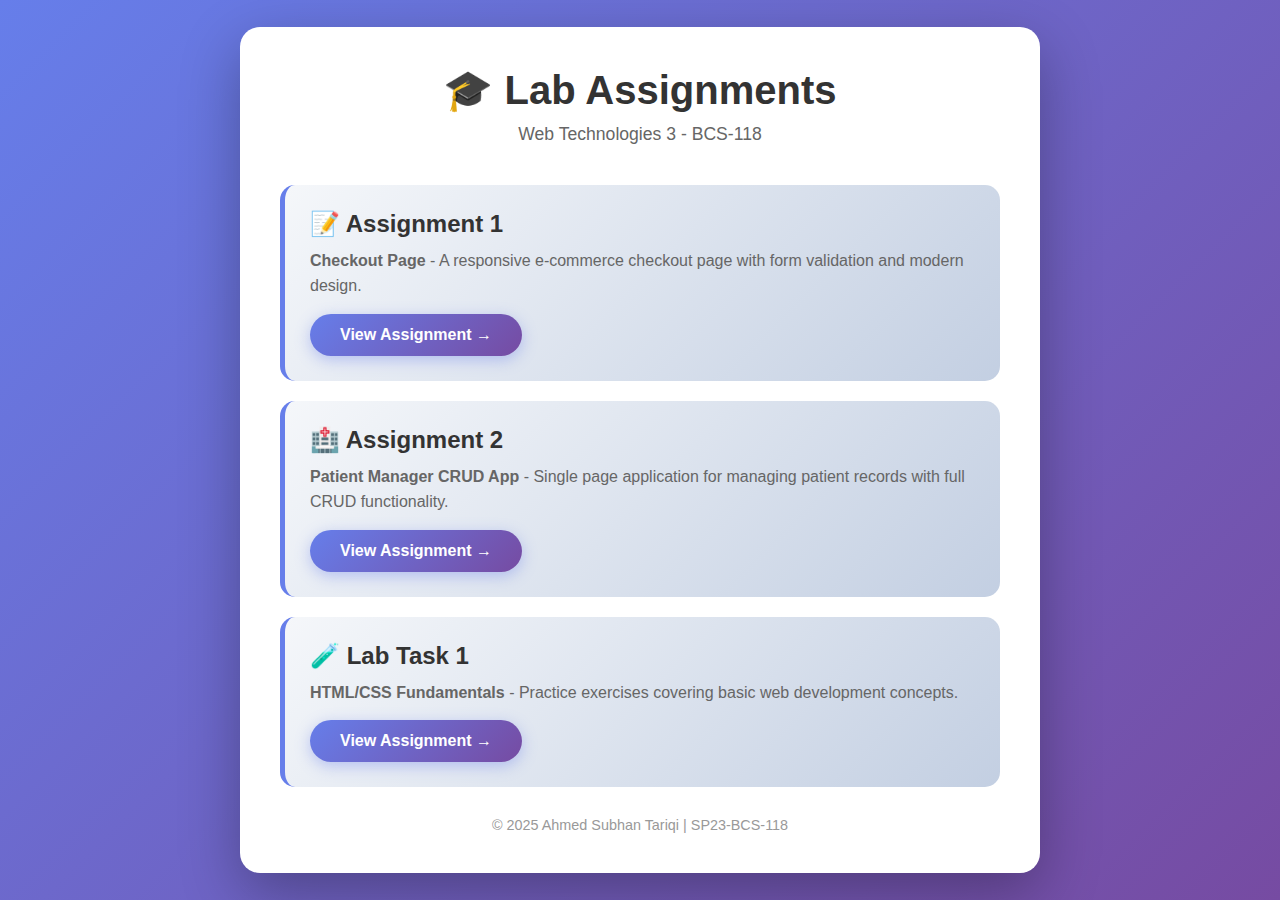
<file: index.html>
<!DOCTYPE html>
<html lang="en">
<head>
    <meta charset="UTF-8">
    <meta http-equiv="refresh" content="0; url=Lab%20Assignments/">
    <meta name="viewport" content="width=device-width, initial-scale=1.0">
    <title>Redirecting...</title>
    <style>
        body {
            font-family: 'Segoe UI', Tahoma, Geneva, Verdana, sans-serif;
            background: linear-gradient(135deg, #667eea 0%, #764ba2 100%);
            min-height: 100vh;
            display: flex;
            justify-content: center;
            align-items: center;
            margin: 0;
        }
        
        .loader {
            text-align: center;
            color: white;
        }
        
        .spinner {
            border: 5px solid rgba(255, 255, 255, 0.3);
            border-radius: 50%;
            border-top: 5px solid white;
            width: 60px;
            height: 60px;
            animation: spin 1s linear infinite;
            margin: 0 auto 20px;
        }
        
        @keyframes spin {
            0% { transform: rotate(0deg); }
            100% { transform: rotate(360deg); }
        }
        
        h2 {
            font-size: 1.5em;
            margin: 0;
        }
        
        p {
            margin-top: 10px;
            opacity: 0.9;
        }
    </style>
</head>
<body>
    <div class="loader">
        <div class="spinner"></div>
        <h2>Redirecting to Lab Assignments...</h2>
        <p>Please wait a moment</p>
    </div>
    
    <script>
        // Backup redirect if meta refresh doesn't work
        setTimeout(function() {
            window.location.href = "Lab%20Assignments/";
        }, 100);
    </script>
</body>
</html>
</file>
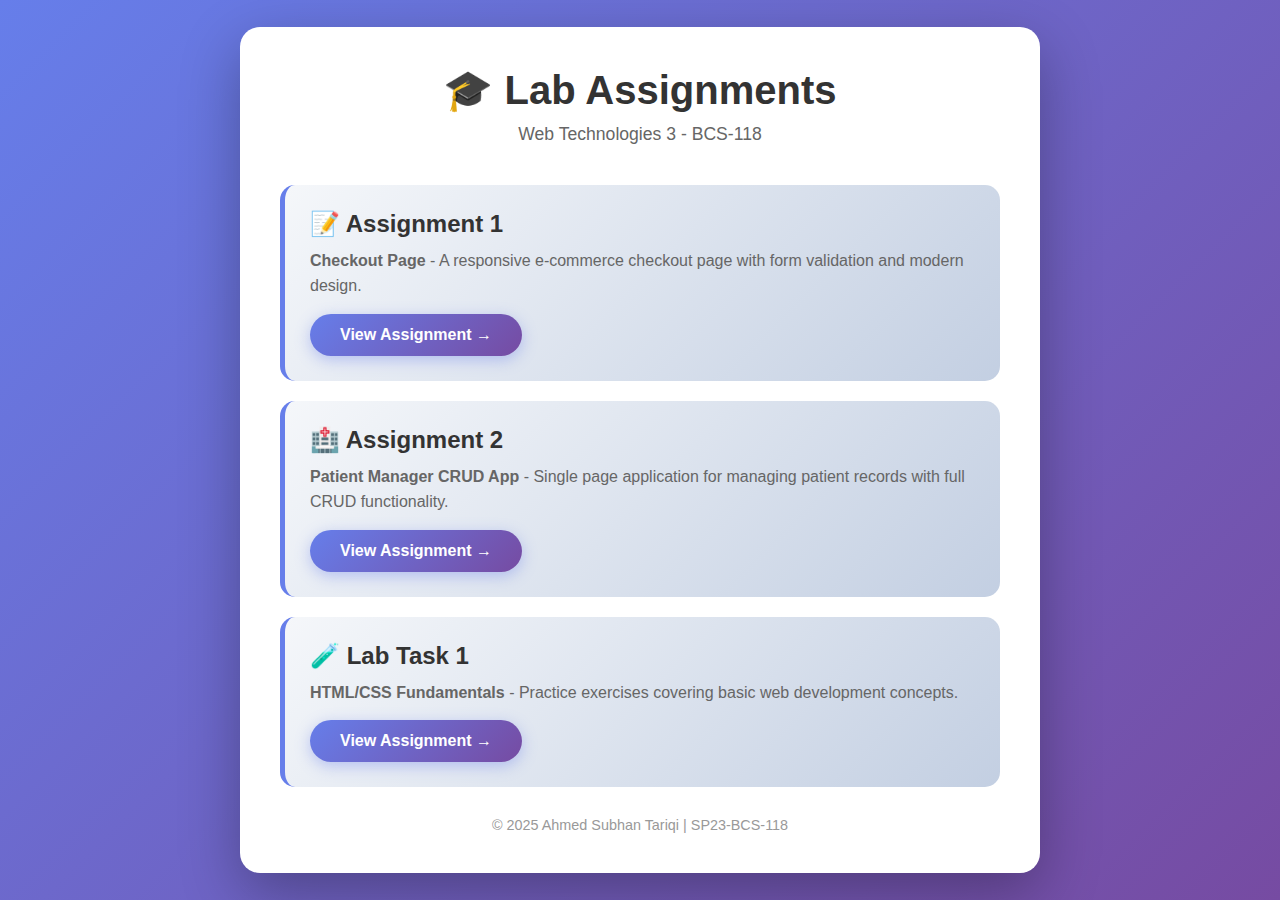
<file: Lab Assignments/index.html>
<!DOCTYPE html>
<html lang="en">
<head>
    <meta charset="UTF-8">
    <meta name="viewport" content="width=device-width, initial-scale=1.0">
    <title>Lab Assignments - Web Tech 3</title>
    <style>
        * {
            margin: 0;
            padding: 0;
            box-sizing: border-box;
        }
        
        body {
            font-family: 'Segoe UI', Tahoma, Geneva, Verdana, sans-serif;
            background: linear-gradient(135deg, #667eea 0%, #764ba2 100%);
            min-height: 100vh;
            display: flex;
            justify-content: center;
            align-items: center;
            padding: 20px;
        }
        
        .container {
            background: white;
            border-radius: 20px;
            padding: 40px;
            max-width: 800px;
            width: 100%;
            box-shadow: 0 20px 60px rgba(0, 0, 0, 0.3);
        }
        
        h1 {
            color: #333;
            text-align: center;
            margin-bottom: 10px;
            font-size: 2.5em;
        }
        
        .subtitle {
            text-align: center;
            color: #666;
            margin-bottom: 40px;
            font-size: 1.1em;
        }
        
        .assignments {
            display: grid;
            gap: 20px;
        }
        
        .assignment-card {
            background: linear-gradient(135deg, #f5f7fa 0%, #c3cfe2 100%);
            border-radius: 15px;
            padding: 25px;
            transition: transform 0.3s, box-shadow 0.3s;
            border-left: 5px solid #667eea;
        }
        
        .assignment-card:hover {
            transform: translateY(-5px);
            box-shadow: 0 10px 30px rgba(102, 126, 234, 0.4);
        }
        
        .assignment-card h2 {
            color: #333;
            margin-bottom: 10px;
            font-size: 1.5em;
        }
        
        .assignment-card p {
            color: #666;
            margin-bottom: 15px;
            line-height: 1.6;
        }
        
        .btn {
            display: inline-block;
            background: linear-gradient(135deg, #667eea 0%, #764ba2 100%);
            color: white;
            padding: 12px 30px;
            text-decoration: none;
            border-radius: 25px;
            font-weight: 600;
            transition: all 0.3s;
            box-shadow: 0 4px 15px rgba(102, 126, 234, 0.4);
        }
        
        .btn:hover {
            transform: scale(1.05);
            box-shadow: 0 6px 20px rgba(102, 126, 234, 0.6);
        }
        
        .footer {
            text-align: center;
            margin-top: 30px;
            color: #999;
            font-size: 0.9em;
        }
    </style>
</head>
<body>
    <div class="container">
        <h1>🎓 Lab Assignments</h1>
        <p class="subtitle">Web Technologies 3 - BCS-118</p>
        
        <div class="assignments">
            <div class="assignment-card">
                <h2>📝 Assignment 1</h2>
                <p><strong>Checkout Page</strong> - A responsive e-commerce checkout page with form validation and modern design.</p>
                <a href="Assignment1-Checkout-Page/checkout.html" class="btn">View Assignment →</a>
            </div>
            
            <div class="assignment-card">
                <h2>🏥 Assignment 2</h2>
                <p><strong>Patient Manager CRUD App</strong> - Single page application for managing patient records with full CRUD functionality.</p>
                <a href="Assignment2-Single Page CRUD App/patient-manager.html" class="btn">View Assignment →</a>
            </div>
            
            <div class="assignment-card">
                <h2>🧪 Lab Task 1</h2>
                <p><strong>HTML/CSS Fundamentals</strong> - Practice exercises covering basic web development concepts.</p>
                <a href="Lab-Task1/index.html" class="btn">View Assignment →</a>
            </div>
        </div>
        
        <div class="footer">
            <p>© 2025 Ahmed Subhan Tariqi | SP23-BCS-118</p>
        </div>
    </div>
</body>
</html>
</file>
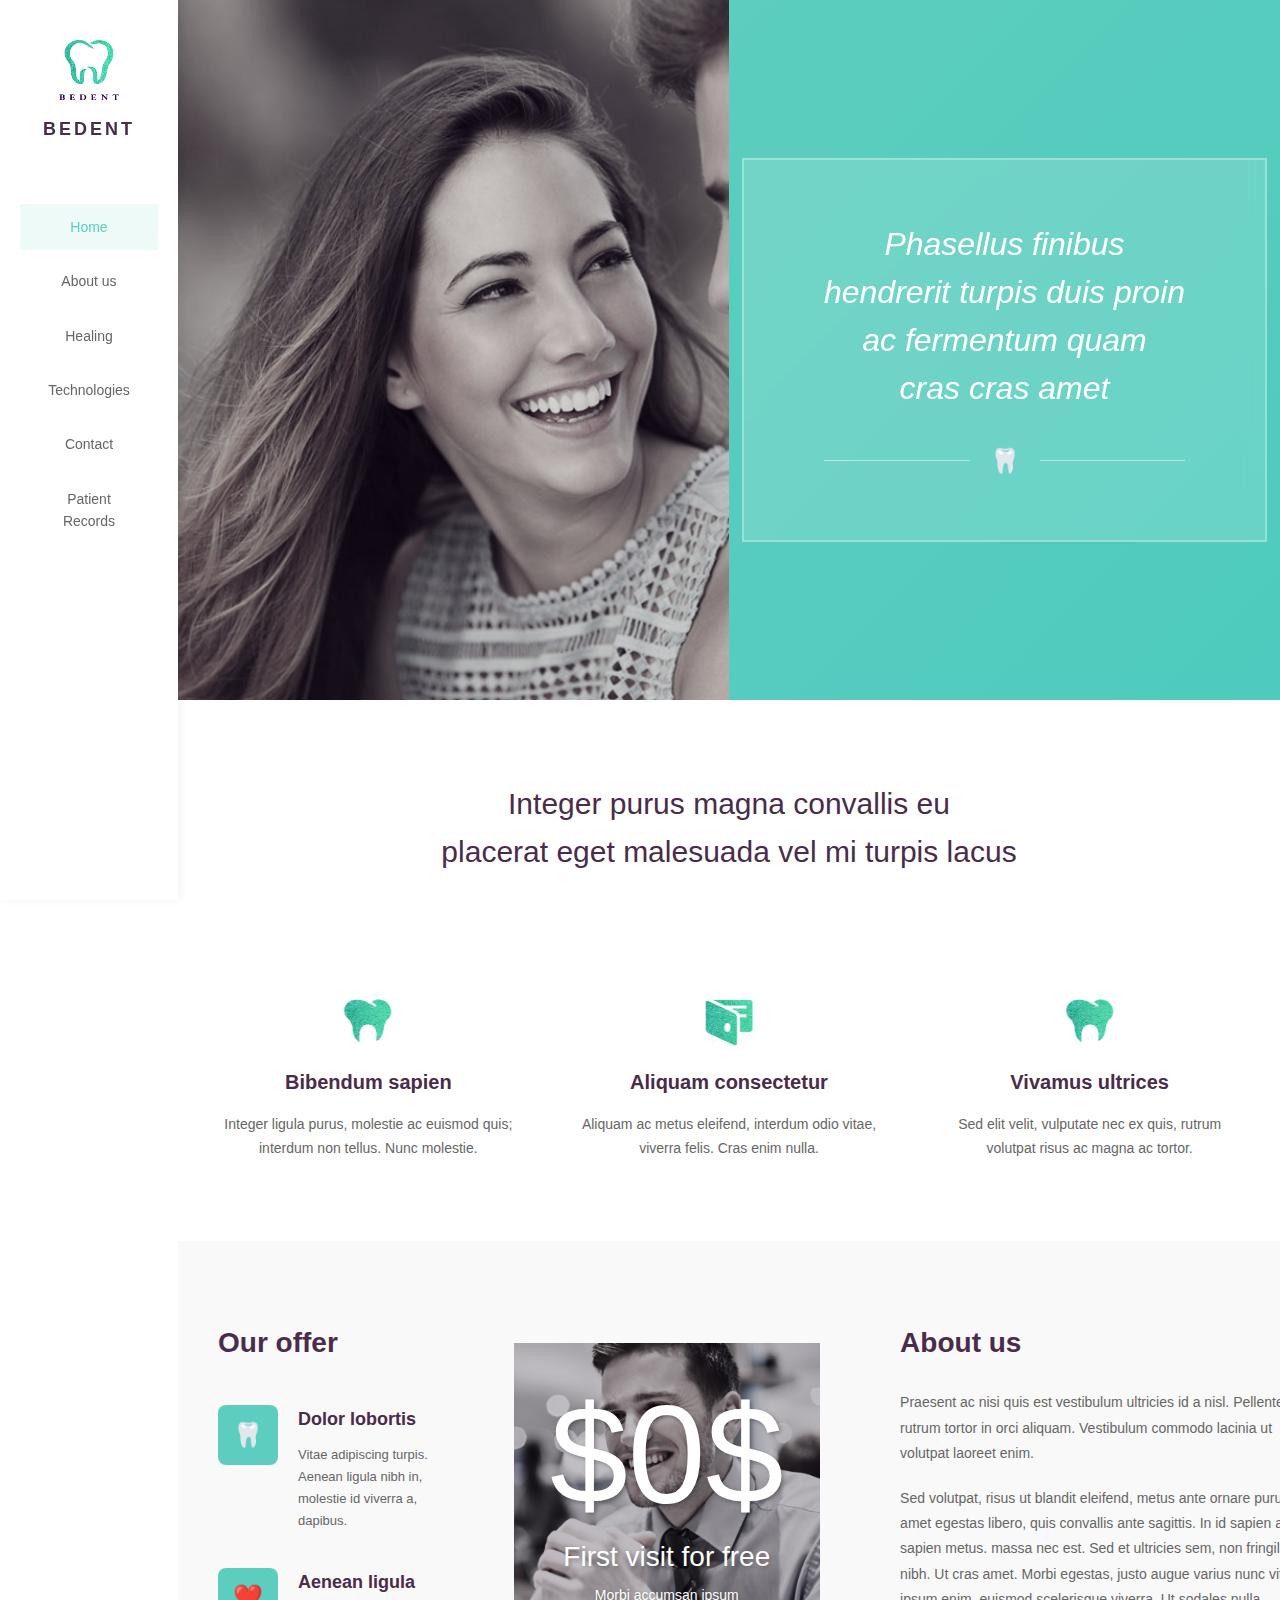
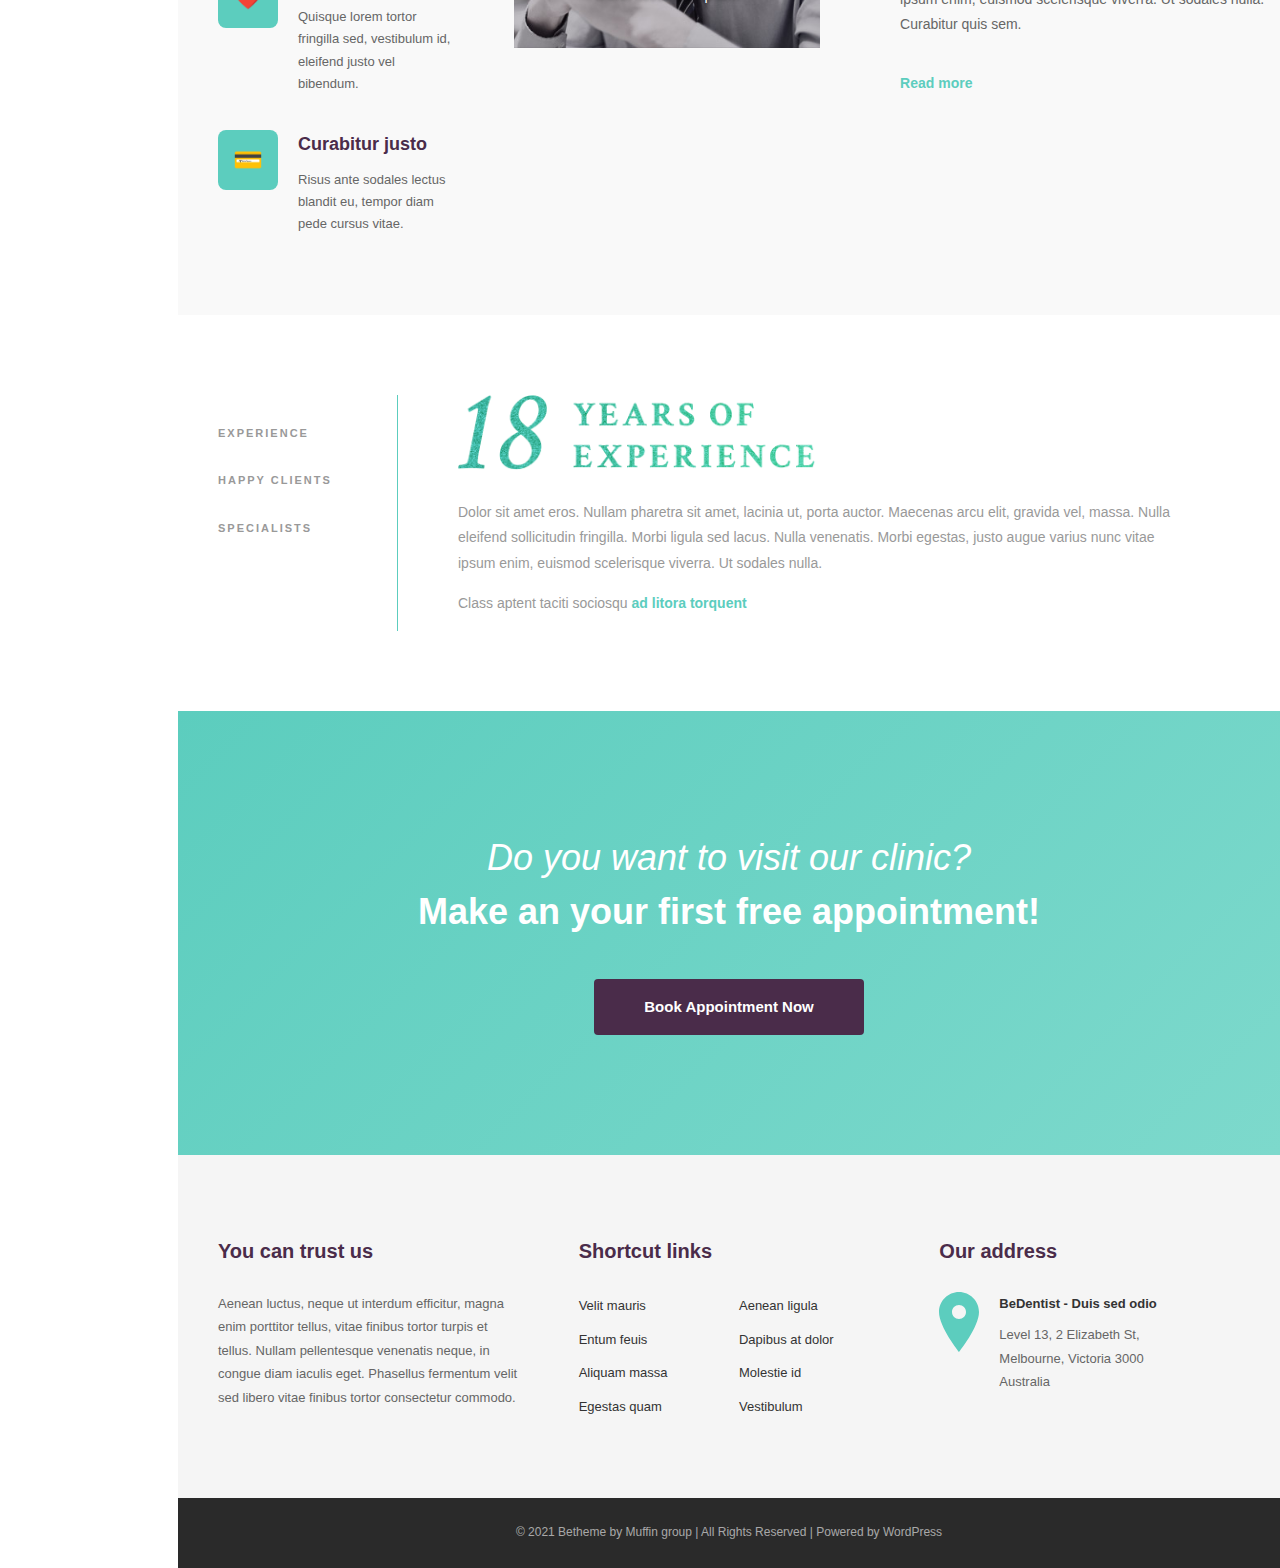
<file: Lab-Task1/index.html>
<!DOCTYPE html>
<html lang="en">
<head>
    <meta charset="UTF-8">
    <meta name="viewport" content="width=device-width, initial-scale=1.0">
    <meta name="description" content="BeDentist - Professional dental care with modern technology. First visit free. Book your appointment today.">
    <title>BeDentist - Professional Dental Care | First Visit Free</title>
    <link rel="stylesheet" href="../css/styles.css">
</head>
<body>
    <!-- Sidebar Navigation -->
    <aside class="sidebar" role="navigation" aria-label="Main Navigation">
        <div class="sidebar-content">
            <a href="#home" class="sidebar-logo" aria-label="BeDentist Home">
                <img src="../images/logo-tooth.png" alt="BeDentist Logo" width="60" height="60">
                <span class="logo-text">BEDENT</span>
            </a>
            
            <nav class="sidebar-nav">
                <ul class="sidebar-menu">
                    <li><a href="#home" class="sidebar-link active">Home</a></li>
                    <li><a href="#about" class="sidebar-link">About us</a></li>
                    <li><a href="#healing" class="sidebar-link">Healing</a></li>
                    <li><a href="#technologies" class="sidebar-link">Technologies</a></li>
                    <li><a href="#contact" class="sidebar-link">Contact</a></li>
                    <li><a href="../Assignment2-Single Page CRUD App/patient-manager.html" class="sidebar-link">Patient Records</a></li>
                </ul>
            </nav>
        </div>
    </aside>

    <!-- Main Content -->
    <main id="main-content" class="main-content">
        <!-- Hero Section -->
        <section id="home" class="hero" aria-labelledby="hero-heading">
            <div class="hero-image-wrapper">
                <img src="../images/hero-couple.jpg" alt="Happy couple smiling showing their healthy teeth" class="hero-bg-image">
            </div>
            <div class="hero-overlay">
                <div class="hero-text-box">
                    <p class="hero-quote">Phasellus finibus<br>hendrerit turpis duis proin<br>ac fermentum quam<br>cras cras amet</p>
                    <div class="hero-separator">
                        <span class="tooth-icon">🦷</span>
                    </div>
                </div>
            </div>
        </section>

        <!-- Section Heading -->
        <section class="section-intro">
            <div class="container-wide">
                <h2 class="main-heading">Integer purus magna convallis eu<br>placerat eget malesuada vel mi turpis lacus</h2>
            </div>
        </section>

        <!-- Services Overview -->
        <section id="services-intro" class="services-intro">
            <div class="container-wide">
                <div class="intro-grid">
                    <article class="intro-item">
                        <div class="intro-icon">
                            <img src="../images/icon1.png" alt="" aria-hidden="true" width="50" height="50">
                        </div>
                        <h3>Bibendum sapien</h3>
                        <p>Integer ligula purus, molestie ac euismod quis; interdum non tellus. Nunc molestie.</p>
                    </article>
                    
                    <article class="intro-item">
                        <div class="intro-icon">
                            <img src="../images/icon3.png" alt="" aria-hidden="true" width="50" height="50">
                        </div>
                        <h3>Aliquam consectetur</h3>
                        <p>Aliquam ac metus eleifend, interdum odio vitae, viverra felis. Cras enim nulla.</p>
                    </article>
                    
                    <article class="intro-item">
                        <div class="intro-icon">
                            <img src="../images/icon1.png" alt="" aria-hidden="true" width="50" height="50">
                        </div>
                        <h3>Vivamus ultrices</h3>
                        <p>Sed elit velit, vulputate nec ex quis, rutrum volutpat risus ac magna ac tortor.</p>
                    </article>
                </div>
            </div>
        </section>

        <!-- Our Offer and About Section Combined -->
        <section id="about" class="offer-about-section">
            <div class="container-wide">
                <div class="offer-about-grid">
                    <!-- Left Side - Our Offer -->
                    <div class="offer-side">
                        <h2 class="section-title">Our offer</h2>
                        
                        <div class="offer-items">
                            <article class="offer-item">
                                <div class="offer-icon teal-icon">
                                    <span>🦷</span>
                                </div>
                                <div class="offer-content">
                                    <h3>Dolor lobortis</h3>
                                    <p>Vitae adipiscing turpis. Aenean ligula nibh in, molestie id viverra a, dapibus.</p>
                                </div>
                            </article>
                            
                            <article class="offer-item">
                                <div class="offer-icon teal-icon">
                                    <span>❤️</span>
                                </div>
                                <div class="offer-content">
                                    <h3>Aenean ligula</h3>
                                    <p>Quisque lorem tortor fringilla sed, vestibulum id, eleifend justo vel bibendum.</p>
                                </div>
                            </article>
                            
                            <article class="offer-item">
                                <div class="offer-icon teal-icon">
                                    <span>💳</span>
                                </div>
                                <div class="offer-content">
                                    <h3>Curabitur justo</h3>
                                    <p>Risus ante sodales lectus blandit eu, tempor diam pede cursus vitae.</p>
                                </div>
                            </article>
                        </div>
                    </div>
                    
                    <!-- Middle - Image with $0 Overlay -->
                    <div class="experience-middle">
                        <div class="about-image-box">
                            <img src="../images/about-image.jpg?v=1" alt="Dentist with patient" class="about-img">
                            <div class="dollar-overlay">
                                <div class="dollar-sign">$0$</div>
                                <p class="overlay-text">First visit for free</p>
                                <p class="overlay-subtext">Morbi accumsan ipsum</p>
                            </div>
                        </div>
                    </div>
                    
                    <!-- Right Side - About -->
                    <div class="about-side">
                        <div class="about-text">
                            <h2>About us</h2>
                            <p>Praesent ac nisi quis est vestibulum ultricies id a nisl. Pellentesque rutrum tortor in orci aliquam. Vestibulum commodo lacinia ut volutpat laoreet enim.</p>
                            
                            <p>Sed volutpat, risus ut blandit eleifend, metus ante ornare purus, sit amet egestas libero, quis convallis ante sagittis. In id sapien a sapien metus. massa nec est. Sed et ultricies sem, non fringilla nibh. Ut cras amet. Morbi egestas, justo augue varius nunc vitae ipsum enim, euismod scelerisque viverra. Ut sodales nulla. Curabitur quis sem.</p>
                            
                            <a href="#" class="read-more-link">Read more</a>
                        </div>
                    </div>
                </div>
            </div>
        </section>

        <!-- Stats Section -->
        <section class="stats-section">
            <div class="container-wide">
                <div class="stats-wrapper">
                    <div class="stats-sidebar">
                        <div class="stat-label-item">EXPERIENCE</div>
                        <div class="stat-label-item">HAPPY CLIENTS</div>
                        <div class="stat-label-item">SPECIALISTS</div>
                    </div>
                    
                    <div class="stats-content">
                        <div class="stats-content-wrapper">
                            <div class="large-experience">
                                <img src="../images/tab-experience.png" alt="18 Years of Experience" class="experience-image">
                            </div>
                            
                            <div class="stats-description">
                                <p>Dolor sit amet eros. Nullam pharetra sit amet, lacinia ut, porta auctor. Maecenas arcu elit, gravida vel, massa. Nulla eleifend sollicitudin fringilla. Morbi ligula sed lacus. Nulla venenatis. Morbi egestas, justo augue varius nunc vitae ipsum enim, euismod scelerisque viverra. Ut sodales nulla.</p>
                                
                                <p>Class aptent taciti sociosqu <a href="#" class="stats-link">ad litora torquent</a></p>
                            </div>
                        </div>
                    </div>
                </div>
            </div>
        </section>

        <!-- CTA Section -->
        <section id="appointment" class="cta" aria-labelledby="cta-heading">
            <div class="cta-full">
                <div class="cta-content-center">
                    <h2 id="cta-heading">Do you want to visit our clinic?<br><span class="cta-highlight">Make an your first free appointment!</span></h2>
                    <a href="../Assignment1-Checkout-Page/checkout.html" class="btn-cta">Book Appointment Now</a>
                </div>
            </div>
        </section>

        <!-- Footer Sections -->
        <section id="contact" class="contact-footer">
            <div class="container-wide">
                <div class="footer-grid">
                    <!-- Column 1: You can trust us -->
                    <div class="footer-column">
                        <h3>You can trust us</h3>
                        <p>Aenean luctus, neque ut interdum efficitur, magna enim porttitor tellus, vitae finibus tortor turpis et tellus. Nullam pellentesque venenatis neque, in congue diam iaculis eget. Phasellus fermentum velit sed libero vitae finibus tortor consectetur commodo.</p>
                    </div>
                    
                    <!-- Column 2: Shortcut links -->
                    <div class="footer-column">
                        <h3>Shortcut links</h3>
                        <div class="links-two-columns">
                            <ul class="link-list-col">
                                <li><a href="#">Velit mauris</a></li>
                                <li><a href="#">Entum feuis</a></li>
                                <li><a href="#">Aliquam massa</a></li>
                                <li><a href="#">Egestas quam</a></li>
                            </ul>
                            <ul class="link-list-col">
                                <li><a href="#">Aenean ligula</a></li>
                                <li><a href="#">Dapibus at dolor</a></li>
                                <li><a href="#">Molestie id</a></li>
                                <li><a href="#">Vestibulum</a></li>
                            </ul>
                        </div>
                    </div>
                    
                    <!-- Column 3: Our address -->
                    <div class="footer-column">
                        <h3>Our address</h3>
                        <div class="address-with-icon">
                            <div class="location-icon">
                                <svg width="40" height="60" viewBox="0 0 40 60" fill="none">
                                    <path d="M20 0C9 0 0 9 0 20C0 35 20 60 20 60C20 60 40 35 40 20C40 9 31 0 20 0ZM20 27C16.1 27 13 23.9 13 20C13 16.1 16.1 13 20 13C23.9 13 27 16.1 27 20C27 23.9 23.9 27 20 27Z" fill="#5ccdbe"/>
                                </svg>
                            </div>
                            <address class="contact-address">
                                <p><strong>BeDentist - Duis sed odio</strong></p>
                                <p>Level 13, 2 Elizabeth St,<br>
                                Melbourne, Victoria 3000<br>
                                Australia</p>
                            </address>
                        </div>
                    </div>
                </div>
            </div>
        </section>
    </main>

    <!-- Footer -->
    <footer class="site-footer" role="contentinfo">
        <div class="container-wide">
            <p class="copyright">&copy; 2021 Betheme by Muffin group | All Rights Reserved | Powered by WordPress</p>
        </div>
    </footer>
</body>
</html>
</file>
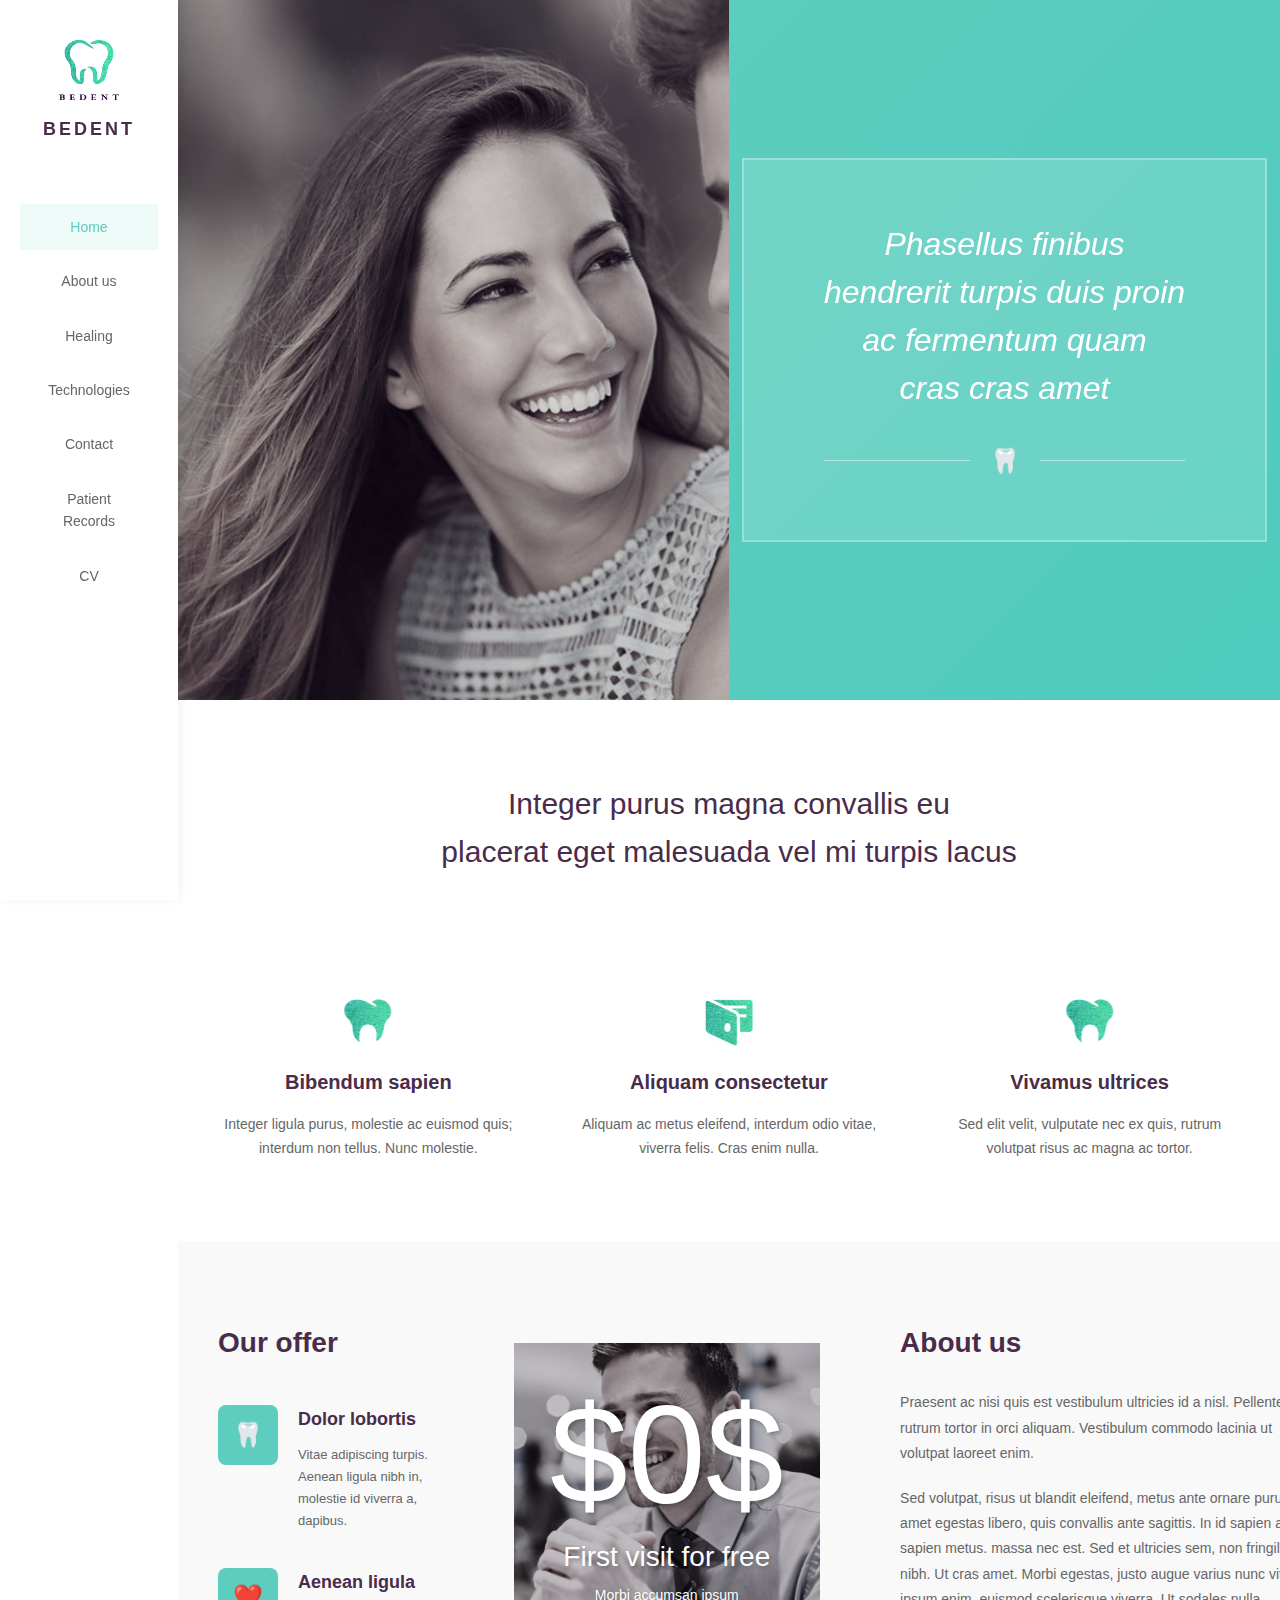
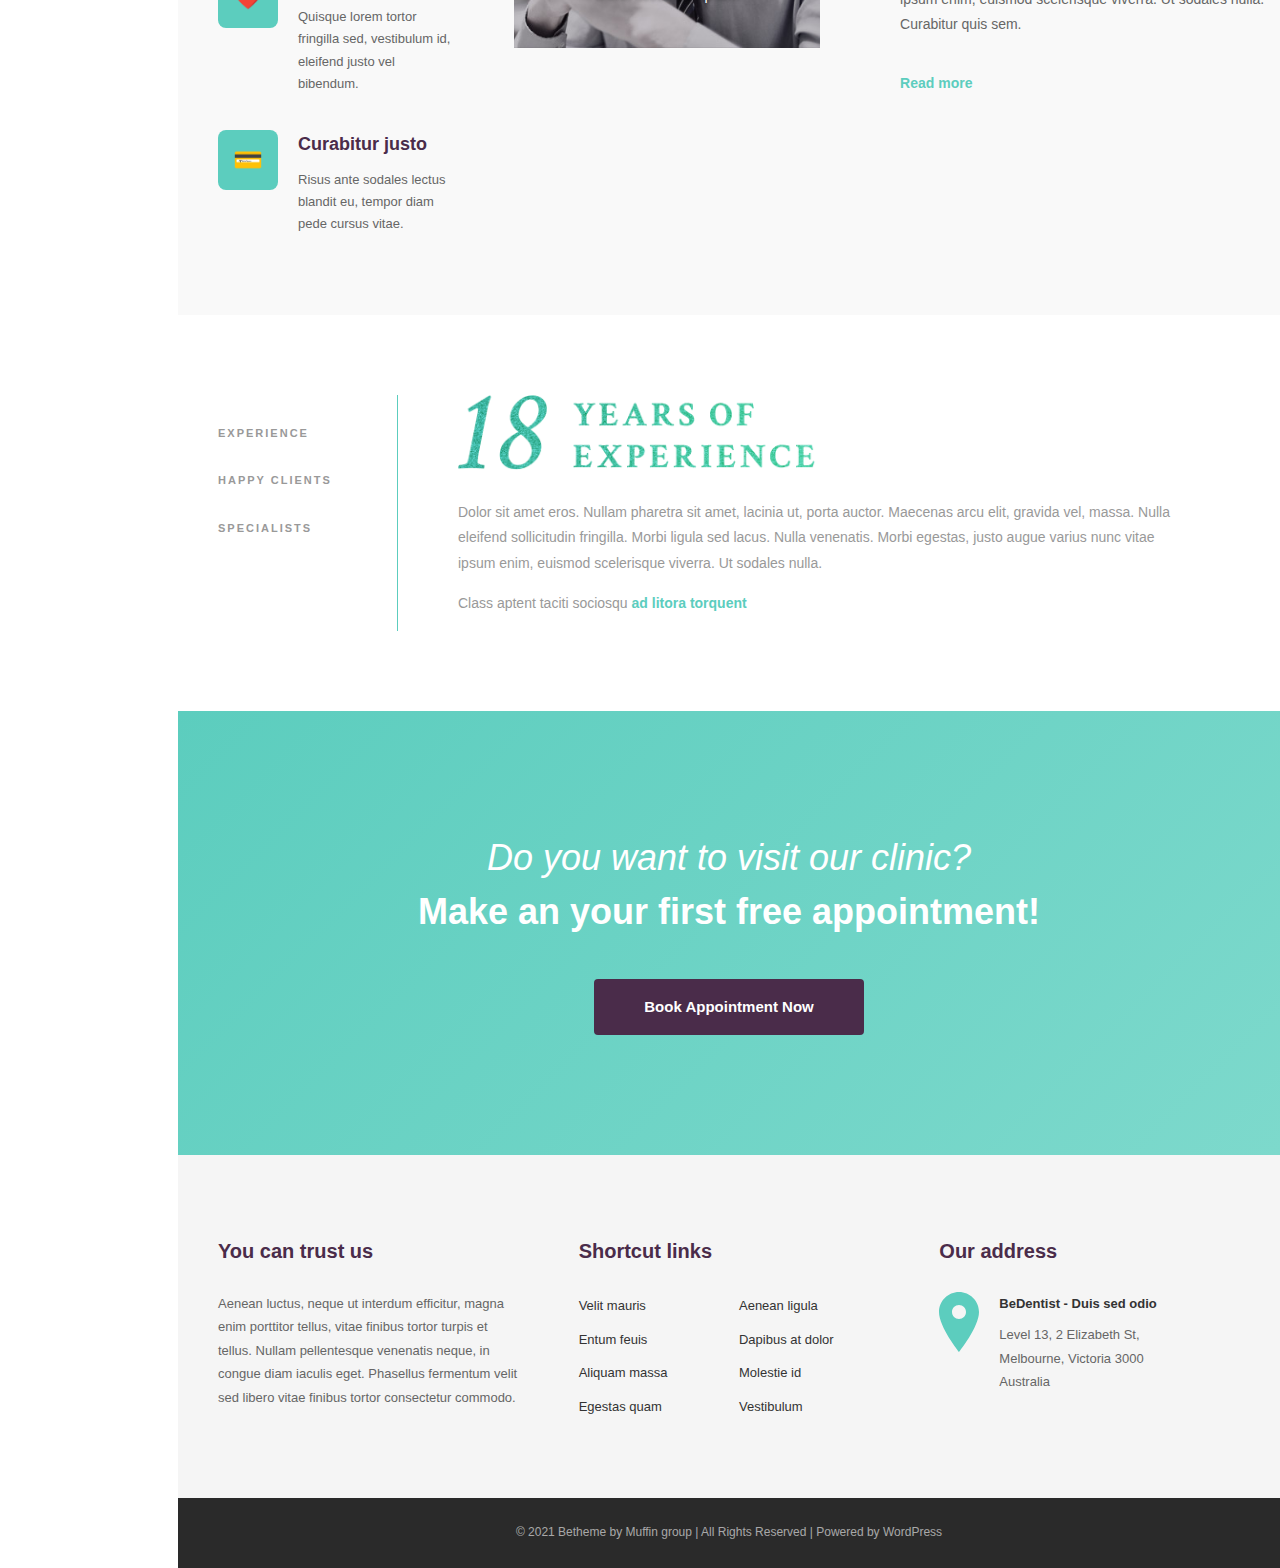
<file: Midterm-Lab/index.html>
<!DOCTYPE html>
<html lang="en">
<head>
    <meta charset="UTF-8">
    <meta name="viewport" content="width=device-width, initial-scale=1.0">
    <meta name="description" content="BeDentist - Professional dental care with modern technology. First visit free. Book your appointment today.">
    <title>BeDentist - Professional Dental Care | First Visit Free</title>
    <link rel="stylesheet" href="css/styles.css">
</head>
<body>
    <!-- Sidebar Navigation -->
    <aside class="sidebar" role="navigation" aria-label="Main Navigation">
        <div class="sidebar-content">
            <a href="#home" class="sidebar-logo" aria-label="BeDentist Home">
                <img src="images/logo-tooth.png" alt="BeDentist Logo" width="60" height="60">
                <span class="logo-text">BEDENT</span>
            </a>
            
            <nav class="sidebar-nav">
                <ul class="sidebar-menu">
                    <li><a href="#home" class="sidebar-link active">Home</a></li>
                    <li><a href="#about" class="sidebar-link">About us</a></li>
                    <li><a href="#healing" class="sidebar-link">Healing</a></li>
                    <li><a href="#technologies" class="sidebar-link">Technologies</a></li>
                    <li><a href="#contact" class="sidebar-link">Contact</a></li>
                    <li><a href="patient-manager.html" class="sidebar-link">Patient Records</a></li>
                    <li><a href="cv.html" class="sidebar-link">CV</a></li>
                </ul>
            </nav>
        </div>
    </aside>

    <!-- Main Content -->
    <main id="main-content" class="main-content">
        <!-- Hero Section -->
        <section id="home" class="hero" aria-labelledby="hero-heading">
            <div class="hero-image-wrapper">
                <img src="images/hero-couple.jpg" alt="Happy couple smiling showing their healthy teeth" class="hero-bg-image">
            </div>
            <div class="hero-overlay">
                <div class="hero-text-box">
                    <p class="hero-quote">Phasellus finibus<br>hendrerit turpis duis proin<br>ac fermentum quam<br>cras cras amet</p>
                    <div class="hero-separator">
                        <span class="tooth-icon">🦷</span>
                    </div>
                </div>
            </div>
        </section>

        <!-- Section Heading -->
        <section class="section-intro">
            <div class="container-wide">
                <h2 class="main-heading">Integer purus magna convallis eu<br>placerat eget malesuada vel mi turpis lacus</h2>
            </div>
        </section>

        <!-- Services Overview -->
        <section id="services-intro" class="services-intro">
            <div class="container-wide">
                <div class="intro-grid">
                    <article class="intro-item">
                        <div class="intro-icon">
                            <img src="images/icon1.png" alt="" aria-hidden="true" width="50" height="50">
                        </div>
                        <h3>Bibendum sapien</h3>
                        <p>Integer ligula purus, molestie ac euismod quis; interdum non tellus. Nunc molestie.</p>
                    </article>
                    
                    <article class="intro-item">
                        <div class="intro-icon">
                            <img src="images/icon3.png" alt="" aria-hidden="true" width="50" height="50">
                        </div>
                        <h3>Aliquam consectetur</h3>
                        <p>Aliquam ac metus eleifend, interdum odio vitae, viverra felis. Cras enim nulla.</p>
                    </article>
                    
                    <article class="intro-item">
                        <div class="intro-icon">
                            <img src="images/icon1.png" alt="" aria-hidden="true" width="50" height="50">
                        </div>
                        <h3>Vivamus ultrices</h3>
                        <p>Sed elit velit, vulputate nec ex quis, rutrum volutpat risus ac magna ac tortor.</p>
                    </article>
                </div>
            </div>
        </section>

        <!-- Our Offer and About Section Combined -->
        <section class="offer-about-section">
            <div class="container-wide">
                <div class="offer-about-grid">
                    <!-- Left Side - Our Offer -->
                    <div class="offer-side">
                        <h2 class="section-title">Our offer</h2>
                        
                        <div class="offer-items">
                            <article class="offer-item">
                                <div class="offer-icon teal-icon">
                                    <span>🦷</span>
                                </div>
                                <div class="offer-content">
                                    <h3>Dolor lobortis</h3>
                                    <p>Vitae adipiscing turpis. Aenean ligula nibh in, molestie id viverra a, dapibus.</p>
                                </div>
                            </article>
                            
                            <article class="offer-item">
                                <div class="offer-icon teal-icon">
                                    <span>❤️</span>
                                </div>
                                <div class="offer-content">
                                    <h3>Aenean ligula</h3>
                                    <p>Quisque lorem tortor fringilla sed, vestibulum id, eleifend justo vel bibendum.</p>
                                </div>
                            </article>
                            
                            <article class="offer-item">
                                <div class="offer-icon teal-icon">
                                    <span>💳</span>
                                </div>
                                <div class="offer-content">
                                    <h3>Curabitur justo</h3>
                                    <p>Risus ante sodales lectus blandit eu, tempor diam pede cursus vitae.</p>
                                </div>
                            </article>
                        </div>
                    </div>
                    
                    <!-- Middle - Image with $0 Overlay -->
                    <div class="experience-middle">
                        <div class="about-image-box">
                            <img src="images/about-image.jpg?v=1" alt="Dentist with patient" class="about-img">
                            <div class="dollar-overlay">
                                <div class="dollar-sign">$0$</div>
                                <p class="overlay-text">First visit for free</p>
                                <p class="overlay-subtext">Morbi accumsan ipsum</p>
                            </div>
                        </div>
                    </div>
                    
                    <!-- Right Side - About -->
                    <div class="about-side">
                        <div class="about-text">
                            <h2>About us</h2>
                            <p>Praesent ac nisi quis est vestibulum ultricies id a nisl. Pellentesque rutrum tortor in orci aliquam. Vestibulum commodo lacinia ut volutpat laoreet enim.</p>
                            
                            <p>Sed volutpat, risus ut blandit eleifend, metus ante ornare purus, sit amet egestas libero, quis convallis ante sagittis. In id sapien a sapien metus. massa nec est. Sed et ultricies sem, non fringilla nibh. Ut cras amet. Morbi egestas, justo augue varius nunc vitae ipsum enim, euismod scelerisque viverra. Ut sodales nulla. Curabitur quis sem.</p>
                            
                            <a href="#" class="read-more-link">Read more</a>
                        </div>
                    </div>
                </div>
            </div>
        </section>

        <!-- Stats Section -->
        <section class="stats-section">
            <div class="container-wide">
                <div class="stats-wrapper">
                    <div class="stats-sidebar">
                        <div class="stat-label-item">EXPERIENCE</div>
                        <div class="stat-label-item">HAPPY CLIENTS</div>
                        <div class="stat-label-item">SPECIALISTS</div>
                    </div>
                    
                    <div class="stats-content">
                        <div class="stats-content-wrapper">
                            <div class="large-experience">
                                <img src="images/tab-experience.png" alt="18 Years of Experience" class="experience-image">
                            </div>
                            
                            <div class="stats-description">
                                <p>Dolor sit amet eros. Nullam pharetra sit amet, lacinia ut, porta auctor. Maecenas arcu elit, gravida vel, massa. Nulla eleifend sollicitudin fringilla. Morbi ligula sed lacus. Nulla venenatis. Morbi egestas, justo augue varius nunc vitae ipsum enim, euismod scelerisque viverra. Ut sodales nulla.</p>
                                
                                <p>Class aptent taciti sociosqu <a href="#" class="stats-link">ad litora torquent</a></p>
                            </div>
                        </div>
                    </div>
                </div>
            </div>
        </section>

        <!-- CTA Section -->
        <section id="appointment" class="cta" aria-labelledby="cta-heading">
            <div class="cta-full">
                <div class="cta-content-center">
                    <h2 id="cta-heading">Do you want to visit our clinic?<br><span class="cta-highlight">Make an your first free appointment!</span></h2>
                    <a href="checkout.html" class="btn-cta">Book Appointment Now</a>
                </div>
            </div>
        </section>

        <!-- Footer Sections -->
        <section id="contact" class="contact-footer">
            <div class="container-wide">
                <div class="footer-grid">
                    <!-- Column 1: You can trust us -->
                    <div class="footer-column">
                        <h3>You can trust us</h3>
                        <p>Aenean luctus, neque ut interdum efficitur, magna enim porttitor tellus, vitae finibus tortor turpis et tellus. Nullam pellentesque venenatis neque, in congue diam iaculis eget. Phasellus fermentum velit sed libero vitae finibus tortor consectetur commodo.</p>
                    </div>
                    
                    <!-- Column 2: Shortcut links -->
                    <div class="footer-column">
                        <h3>Shortcut links</h3>
                        <div class="links-two-columns">
                            <ul class="link-list-col">
                                <li><a href="#">Velit mauris</a></li>
                                <li><a href="#">Entum feuis</a></li>
                                <li><a href="#">Aliquam massa</a></li>
                                <li><a href="#">Egestas quam</a></li>
                            </ul>
                            <ul class="link-list-col">
                                <li><a href="#">Aenean ligula</a></li>
                                <li><a href="#">Dapibus at dolor</a></li>
                                <li><a href="#">Molestie id</a></li>
                                <li><a href="#">Vestibulum</a></li>
                            </ul>
                        </div>
                    </div>
                    
                    <!-- Column 3: Our address -->
                    <div class="footer-column">
                        <h3>Our address</h3>
                        <div class="address-with-icon">
                            <div class="location-icon">
                                <svg width="40" height="60" viewBox="0 0 40 60" fill="none">
                                    <path d="M20 0C9 0 0 9 0 20C0 35 20 60 20 60C20 60 40 35 40 20C40 9 31 0 20 0ZM20 27C16.1 27 13 23.9 13 20C13 16.1 16.1 13 20 13C23.9 13 27 16.1 27 20C27 23.9 23.9 27 20 27Z" fill="#5ccdbe"/>
                                </svg>
                            </div>
                            <address class="contact-address">
                                <p><strong>BeDentist - Duis sed odio</strong></p>
                                <p>Level 13, 2 Elizabeth St,<br>
                                Melbourne, Victoria 3000<br>
                                Australia</p>
                            </address>
                        </div>
                    </div>
                </div>
            </div>
        </section>
    </main>

    <!-- Footer -->
    <footer class="site-footer" role="contentinfo">
        <div class="container-wide">
            <p class="copyright">&copy; 2021 Betheme by Muffin group | All Rights Reserved | Powered by WordPress</p>
        </div>
    </footer>
</body>
</html>
</file>
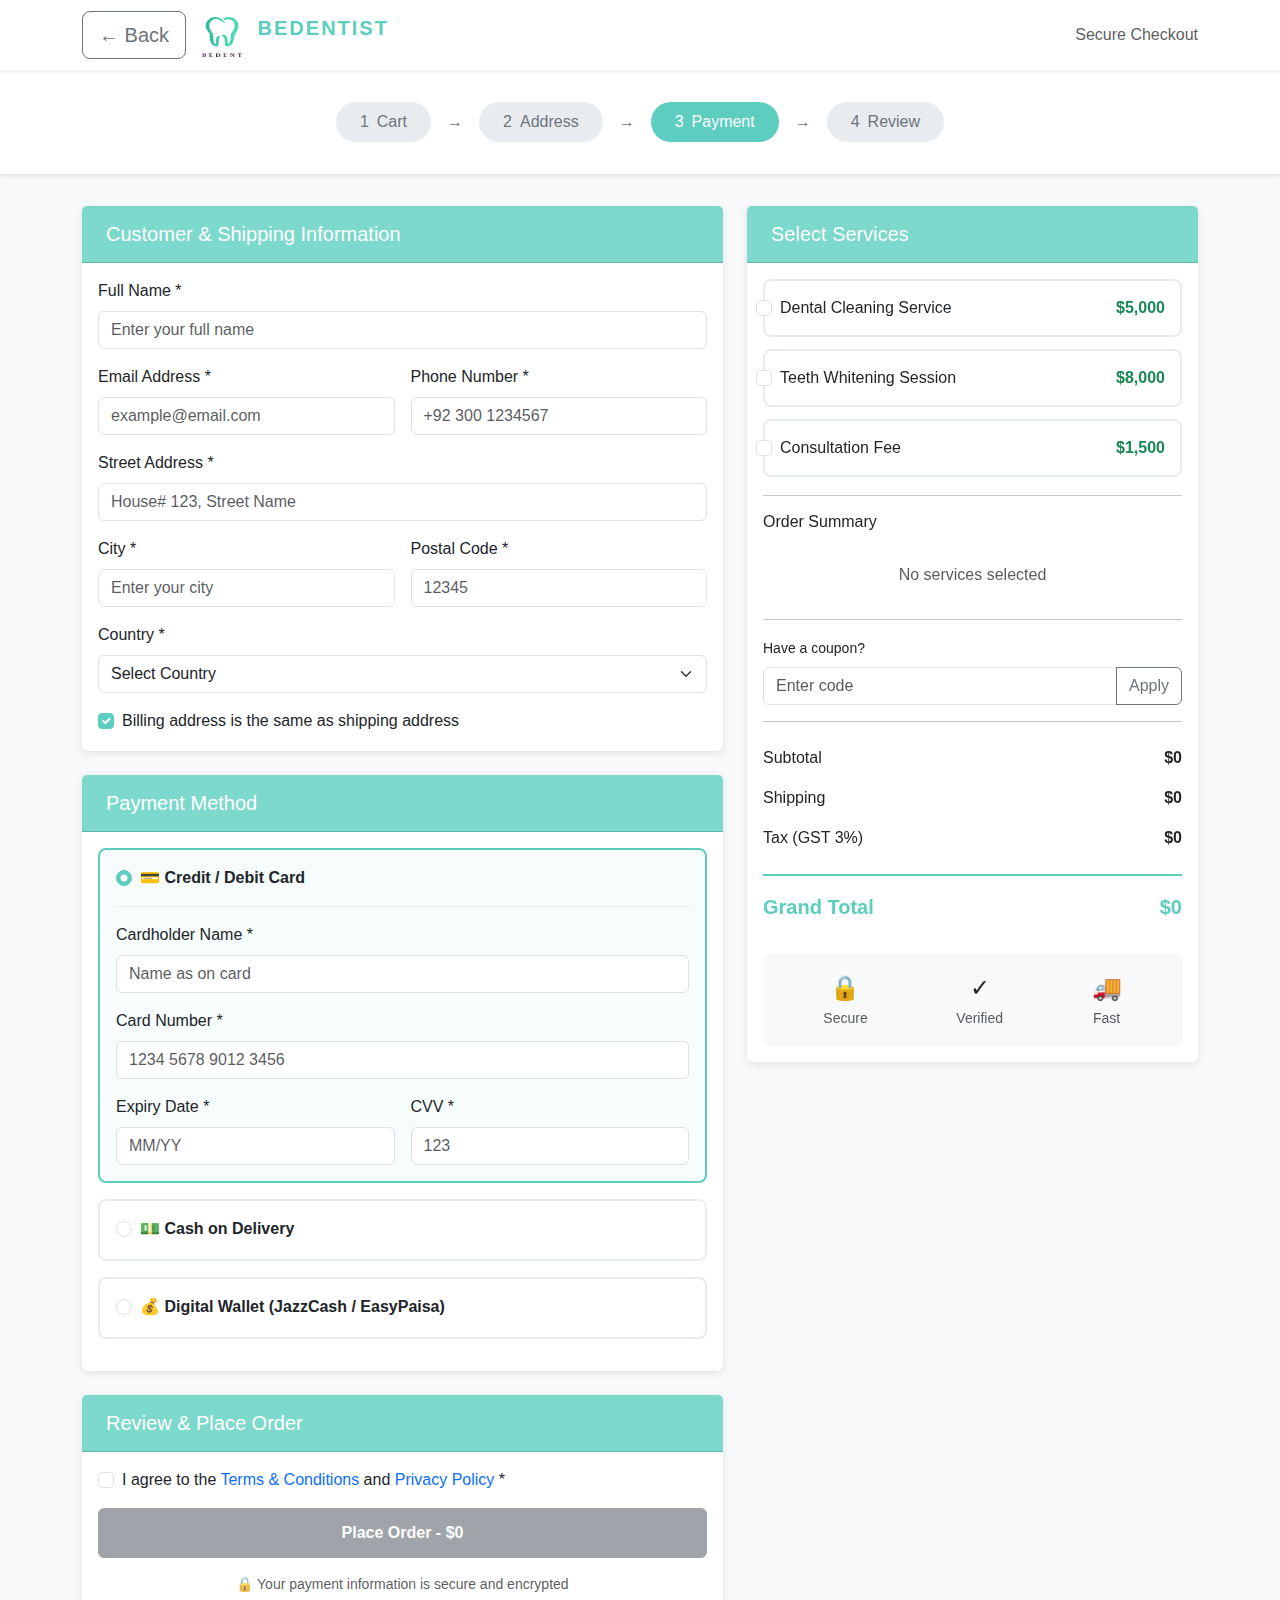
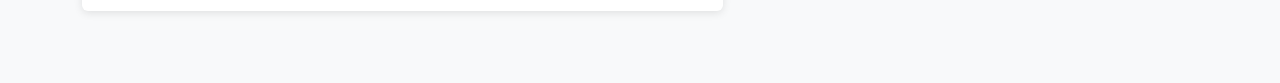
<file: checkout.html>
<!DOCTYPE html>
<html lang="en">
<head>
    <meta charset="UTF-8">
    <meta name="viewport" content="width=device-width, initial-scale=1.0">
    <title>Checkout - BeDentist</title>
    <!-- Bootstrap 5 CSS -->
    <link href="https://cdn.jsdelivr.net/npm/bootstrap@5.3.2/dist/css/bootstrap.min.css" rel="stylesheet">
    <!-- Custom CSS -->
    <style>
        :root {
            --bedentist-teal: #5ccdbe;
            --bedentist-green: #7dd9cc;
        }
        
        body {
            background-color: #f8f9fa;
            font-family: 'Segoe UI', Tahoma, Geneva, Verdana, sans-serif;
        }
        
        .navbar-brand {
            color: var(--bedentist-teal) !important;
            font-weight: 700;
            letter-spacing: 2px;
        }
        
        .progress-header {
            background: white;
            padding: 2rem 0;
            box-shadow: 0 2px 4px rgba(0,0,0,0.1);
            margin-bottom: 2rem;
        }
        
        .checkout-steps {
            display: flex;
            justify-content: center;
            align-items: center;
            gap: 1rem;
            flex-wrap: wrap;
        }
        
        .step {
            display: flex;
            align-items: center;
            gap: 0.5rem;
            padding: 0.5rem 1.5rem;
            border-radius: 50px;
            background: #e9ecef;
            color: #6c757d;
            font-weight: 500;
        }
        
        .step.active {
            background: var(--bedentist-teal);
            color: white;
        }
        
        .step-arrow {
            color: #6c757d;
        }
        
        .card {
            border: none;
            box-shadow: 0 2px 8px rgba(0,0,0,0.1);
            margin-bottom: 1.5rem;
        }
        
        .card-header {
            background: var(--bedentist-green);
            color: white;
            font-weight: 600;
            padding: 1rem 1.5rem;
        }
        
        .order-summary {
            position: sticky;
            top: 20px;
        }
        
        .product-item {
            display: flex;
            justify-content: space-between;
            padding: 0.75rem 0;
            border-bottom: 1px solid #e9ecef;
        }
        
        .product-item:last-child {
            border-bottom: none;
        }
        
        .product-info {
            display: flex;
            gap: 1rem;
            align-items: center;
        }
        
        .product-qty {
            background: #e9ecef;
            padding: 0.25rem 0.5rem;
            border-radius: 4px;
            font-size: 0.875rem;
        }
        
        .total-row {
            display: flex;
            justify-content: space-between;
            padding: 0.5rem 0;
        }
        
        .grand-total {
            font-size: 1.25rem;
            font-weight: 700;
            color: var(--bedentist-teal);
            border-top: 2px solid var(--bedentist-teal);
            padding-top: 1rem;
            margin-top: 1rem;
        }
        
        .btn-primary {
            background: var(--bedentist-teal);
            border-color: var(--bedentist-teal);
            padding: 0.75rem 2rem;
            font-weight: 600;
        }
        
        .btn-primary:hover {
            background: #4ab8a9;
            border-color: #4ab8a9;
        }
        
        .btn-primary:disabled {
            background: #6c757d;
            border-color: #6c757d;
        }
        
        .form-check-input:checked {
            background-color: var(--bedentist-teal);
            border-color: var(--bedentist-teal);
        }
        
        .payment-option {
            border: 2px solid #e9ecef;
            border-radius: 8px;
            padding: 1rem;
            margin-bottom: 1rem;
            cursor: pointer;
            transition: all 0.3s;
        }
        
        .payment-option:hover {
            border-color: var(--bedentist-teal);
        }
        
        .payment-option.selected {
            border-color: var(--bedentist-teal);
            background: rgba(92, 205, 190, 0.05);
        }
        
        .service-selection {
            display: flex;
            flex-direction: column;
            gap: 10px;
        }
        
        .service-item {
            padding: 15px;
            border: 2px solid #e9ecef;
            border-radius: 8px;
            transition: all 0.3s;
            cursor: pointer;
        }
        
        .service-item:hover {
            border-color: var(--bedentist-teal);
            background: rgba(92, 205, 190, 0.05);
        }
        
        .service-checkbox:checked ~ .form-check-label {
            font-weight: 600;
            color: var(--bedentist-teal);
        }
        
        .service-item .form-check-input:checked {
            background-color: var(--bedentist-teal);
            border-color: var(--bedentist-teal);
        }
        
        #selectedServices .product-item {
            animation: fadeIn 0.3s ease;
        }
        
        @keyframes fadeIn {
            from { opacity: 0; transform: translateY(-10px); }
            to { opacity: 1; transform: translateY(0); }
        }
        
        .card-details {
            display: none;
            margin-top: 1rem;
            padding-top: 1rem;
            border-top: 1px solid #e9ecef;
        }
        
        .card-details.show {
            display: block;
        }
        
        @media (max-width: 991px) {
            .order-summary {
                position: static;
                margin-top: 2rem;
            }
        }
    </style>
</head>
<body>
    <!-- Header -->
    <nav class="navbar navbar-light bg-white shadow-sm">
        <div class="container">
            <div class="d-flex align-items-center gap-3">
                <a href="index.html" class="btn btn-outline-secondary btn-lg">
                    ← Back
                </a>
                <a class="navbar-brand mb-0" href="index.html">
                    <img src="images/logo-tooth.png" alt="Logo" width="40" height="40" class="d-inline-block align-text-top me-2">
                    BEDENTIST
                </a>
            </div>
            <span class="text-muted d-none d-md-inline">Secure Checkout</span>
        </div>
    </nav>

    <!-- Progress Header -->
    <div class="progress-header">
        <div class="container">
            <div class="checkout-steps">
                <div class="step">
                    <span>1</span>
                    <span>Cart</span>
                </div>
                <span class="step-arrow">→</span>
                <div class="step">
                    <span>2</span>
                    <span>Address</span>
                </div>
                <span class="step-arrow">→</span>
                <div class="step active">
                    <span>3</span>
                    <span>Payment</span>
                </div>
                <span class="step-arrow">→</span>
                <div class="step">
                    <span>4</span>
                    <span>Review</span>
                </div>
            </div>
        </div>
    </div>

    <!-- Main Content -->
    <div class="container mb-5">
        <div class="row g-4">
            <!-- Left Column - Forms -->
            <div class="col-12 col-lg-7">
                <!-- Customer & Shipping Information -->
                <div class="card">
                    <div class="card-header">
                        <h5 class="mb-0">Customer & Shipping Information</h5>
                    </div>
                    <div class="card-body">
                        <form id="checkoutForm" class="needs-validation" novalidate>
                            <div class="row g-3">
                                <div class="col-12">
                                    <label for="fullName" class="form-label">Full Name *</label>
                                    <input type="text" class="form-control" id="fullName" placeholder="Enter your full name" required minlength="3" pattern="[A-Za-z\s]+" aria-describedby="nameHelp">
                                    <div class="invalid-feedback">Please enter your full name (minimum 3 characters, letters only).</div>
                                </div>

                                <div class="col-md-6">
                                    <label for="email" class="form-label">Email Address *</label>
                                    <input type="email" class="form-control" id="email" placeholder="example@email.com" required pattern="[a-z0-9._%+-]+@[a-z0-9.-]+\.[a-z]{2,}$" aria-describedby="emailHelp">
                                    <div class="invalid-feedback">Please enter a valid email address with @ symbol.</div>
                                </div>

                                <div class="col-md-6">
                                    <label for="phone" class="form-label">Phone Number *</label>
                                    <input type="tel" class="form-control" id="phone" placeholder="+92 300 1234567" required pattern="[0-9+\s-]+" minlength="10">
                                    <div class="invalid-feedback">Please enter a valid phone number (minimum 10 digits).</div>
                                </div>

                                <div class="col-12">
                                    <label for="address" class="form-label">Street Address *</label>
                                    <input type="text" class="form-control" id="address" placeholder="House# 123, Street Name" required minlength="5">
                                    <div class="invalid-feedback">Please enter your complete address.</div>
                                </div>

                                <div class="col-md-6">
                                    <label for="city" class="form-label">City *</label>
                                    <input type="text" class="form-control" id="city" placeholder="Enter your city" required minlength="2">
                                    <div class="invalid-feedback">Please enter your city.</div>
                                </div>

                                <div class="col-md-6">
                                    <label for="postalCode" class="form-label">Postal Code *</label>
                                    <input type="text" class="form-control" id="postalCode" placeholder="12345" required pattern="[0-9]{4,6}" minlength="4" maxlength="6">
                                    <div class="invalid-feedback">Please enter a valid postal code (4-6 digits).</div>
                                </div>

                                <div class="col-12">
                                    <label for="country" class="form-label">Country *</label>
                                    <select class="form-select" id="country" required>
                                        <option value="">Select Country</option>
                                        <option value="PK">Pakistan</option>
                                        <option value="US">United States</option>
                                        <option value="UK">United Kingdom</option>
                                        <option value="CA">Canada</option>
                                        <option value="AU">Australia</option>
                                        <option value="AE">UAE</option>
                                        <option value="SA">Saudi Arabia</option>
                                    </select>
                                    <div class="invalid-feedback">Please select a country.</div>
                                </div>

                                <div class="col-12">
                                    <div class="form-check">
                                        <input class="form-check-input" type="checkbox" id="billingSame" checked>
                                        <label class="form-check-label" for="billingSame">
                                            Billing address is the same as shipping address
                                        </label>
                                    </div>
                                </div>
                            </div>
                        </form>
                    </div>
                </div>

                <!-- Payment Section -->
                <div class="card">
                    <div class="card-header">
                        <h5 class="mb-0">Payment Method</h5>
                    </div>
                    <div class="card-body">
                        <!-- Credit/Debit Card -->
                        <div class="payment-option" id="cardOption" onclick="selectPayment('card')">
                            <div class="form-check">
                                <input class="form-check-input" type="radio" name="paymentMethod" id="paymentCard" value="card" checked>
                                <label class="form-check-label fw-bold" for="paymentCard">
                                    💳 Credit / Debit Card
                                </label>
                            </div>
                            <div class="card-details show" id="cardDetails">
                                <div class="row g-3">
                                    <div class="col-12">
                                        <label for="cardHolder" class="form-label">Cardholder Name *</label>
                                        <input type="text" class="form-control" id="cardHolder" placeholder="Name as on card" pattern="[A-Za-z\s]+">
                                        <div class="invalid-feedback">Please enter cardholder name.</div>
                                    </div>
                                    <div class="col-12">
                                        <label for="cardNumber" class="form-label">Card Number *</label>
                                        <input type="text" class="form-control" id="cardNumber" placeholder="1234 5678 9012 3456" maxlength="19" pattern="[0-9\s]+">
                                        <div class="invalid-feedback">Please enter a valid card number (13-19 digits).</div>
                                    </div>
                                    <div class="col-md-6">
                                        <label for="cardExpiry" class="form-label">Expiry Date *</label>
                                        <input type="text" class="form-control" id="cardExpiry" placeholder="MM/YY" maxlength="5" pattern="[0-9/]+">
                                        <div class="invalid-feedback">Please enter expiry date (MM/YY).</div>
                                    </div>
                                    <div class="col-md-6">
                                        <label for="cardCVV" class="form-label">CVV *</label>
                                        <input type="text" class="form-control" id="cardCVV" placeholder="123" maxlength="4" pattern="[0-9]{3,4}">
                                        <div class="invalid-feedback">Please enter CVV (3-4 digits).</div>
                                    </div>
                                </div>
                            </div>
                        </div>

                        <!-- Cash on Delivery -->
                        <div class="payment-option" id="codOption" onclick="selectPayment('cod')">
                            <div class="form-check">
                                <input class="form-check-input" type="radio" name="paymentMethod" id="paymentCOD" value="cod">
                                <label class="form-check-label fw-bold" for="paymentCOD">
                                    💵 Cash on Delivery
                                </label>
                            </div>
                        </div>

                        <!-- Digital Wallet -->
                        <div class="payment-option" id="walletOption" onclick="selectPayment('wallet')">
                            <div class="form-check">
                                <input class="form-check-input" type="radio" name="paymentMethod" id="paymentWallet" value="wallet">
                                <label class="form-check-label fw-bold" for="paymentWallet">
                                    💰 Digital Wallet (JazzCash / EasyPaisa)
                                </label>
                            </div>
                        </div>
                    </div>
                </div>

                <!-- Review & Place Order -->
                <div class="card">
                    <div class="card-header">
                        <h5 class="mb-0">Review & Place Order</h5>
                    </div>
                    <div class="card-body">
                        <div class="form-check mb-3">
                            <input class="form-check-input" type="checkbox" id="termsCheck" required onchange="togglePlaceOrder()">
                            <label class="form-check-label" for="termsCheck">
                                I agree to the <a href="#" class="text-decoration-none">Terms & Conditions</a> and <a href="#" class="text-decoration-none">Privacy Policy</a> *
                            </label>
                            <div class="invalid-feedback d-block" id="termsError" style="display: none !important;">
                                You must agree to the terms and conditions.
                            </div>
                        </div>
                        <button type="button" class="btn btn-primary w-100" id="placeOrderBtn" disabled>
                            Place Order - <span id="btnTotal">$0</span>
                        </button>
                        <p class="text-muted text-center mt-3 mb-0 small">
                            🔒 Your payment information is secure and encrypted
                        </p>
                    </div>
                </div>
            </div>

            <!-- Right Column - Order Summary -->
            <div class="col-12 col-lg-5">
                <div class="order-summary">
                    <div class="card">
                        <div class="card-header">
                            <h5 class="mb-0">Select Services</h5>
                        </div>
                        <div class="card-body">
                            <!-- Service Selection -->
                            <div class="service-selection mb-3">
                                <div class="form-check service-item" data-price="5000">
                                    <input class="form-check-input service-checkbox" type="checkbox" id="service1" data-service="Dental Cleaning Service" data-price="5000">
                                    <label class="form-check-label d-flex justify-content-between w-100" for="service1">
                                        <span>Dental Cleaning Service</span>
                                        <span class="fw-bold text-success">$5,000</span>
                                    </label>
                                </div>
                                
                                <div class="form-check service-item" data-price="8000">
                                    <input class="form-check-input service-checkbox" type="checkbox" id="service2" data-service="Teeth Whitening Session" data-price="8000">
                                    <label class="form-check-label d-flex justify-content-between w-100" for="service2">
                                        <span>Teeth Whitening Session</span>
                                        <span class="fw-bold text-success">$8,000</span>
                                    </label>
                                </div>
                                
                                <div class="form-check service-item" data-price="1500">
                                    <input class="form-check-input service-checkbox" type="checkbox" id="service3" data-service="Consultation Fee" data-price="1500">
                                    <label class="form-check-label d-flex justify-content-between w-100" for="service3">
                                        <span>Consultation Fee</span>
                                        <span class="fw-bold text-success">$1,500</span>
                                    </label>
                                </div>
                            </div>

                            <hr class="my-3">
                            
                            <h6 class="mb-3">Order Summary</h6>
                            <div id="selectedServices">
                                <p class="text-muted text-center py-3">No services selected</p>
                            </div>

                            <hr class="my-3">

                            <!-- Apply Coupon -->
                            <div class="mb-3">
                                <label for="couponCode" class="form-label small">Have a coupon?</label>
                                <div class="input-group">
                                    <input type="text" class="form-control" id="couponCode" placeholder="Enter code">
                                    <button class="btn btn-outline-secondary" type="button">Apply</button>
                                </div>
                            </div>

                            <hr class="my-3">

                            <!-- Totals -->
                            <div class="total-row">
                                <span>Subtotal</span>
                                <span class="fw-semibold" id="subtotalAmount">$0</span>
                            </div>
                            <div class="total-row">
                                <span>Shipping</span>
                                <span class="fw-semibold">$0</span>
                            </div>
                            <div class="total-row">
                                <span>Tax (GST 3%)</span>
                                <span class="fw-semibold" id="taxAmount">$0</span>
                            </div>
                            
                            <div class="total-row grand-total">
                                <span>Grand Total</span>
                                <span id="grandTotal">$0</span>
                            </div>

                            <!-- Trust Badges -->
                            <div class="mt-4 p-3 bg-light rounded">
                                <div class="d-flex justify-content-around text-center">
                                    <div>
                                        <div class="fs-4">🔒</div>
                                        <small class="text-muted">Secure</small>
                                    </div>
                                    <div>
                                        <div class="fs-4">✓</div>
                                        <small class="text-muted">Verified</small>
                                    </div>
                                    <div>
                                        <div class="fs-4">🚚</div>
                                        <small class="text-muted">Fast</small>
                                    </div>
                                </div>
                            </div>
                        </div>
                    </div>
                </div>
            </div>
        </div>
    </div>

    <!-- Bootstrap 5 JS Bundle -->
    <script src="https://cdn.jsdelivr.net/npm/bootstrap@5.3.2/dist/js/bootstrap.bundle.min.js"></script>
    
    <!-- jQuery -->
    <script src="https://code.jquery.com/jquery-3.7.1.min.js"></script>
    
    <!-- Custom JavaScript with jQuery Validation -->
    <script>
        $(document).ready(function() {
            let selectedServices = [];
            
            // Service Selection Handler
            $('.service-checkbox').on('change', function() {
                updateSelectedServices();
                updateTotals();
                updatePlaceOrderButton();
            });
            
            function updateSelectedServices() {
                selectedServices = [];
                const $container = $('#selectedServices');
                $container.empty();
                
                $('.service-checkbox:checked').each(function() {
                    const serviceName = $(this).data('service');
                    const servicePrice = parseInt($(this).data('price'));
                    
                    selectedServices.push({
                        name: serviceName,
                        price: servicePrice
                    });
                    
                    const html = `
                        <div class="product-item">
                            <div class="product-info">
                                <span class="product-qty">x1</span>
                                <span>${serviceName}</span>
                            </div>
                            <span class="fw-bold">$${servicePrice.toLocaleString()}</span>
                        </div>
                    `;
                    $container.append(html);
                });
                
                if (selectedServices.length === 0) {
                    $container.html('<p class="text-muted text-center py-3">No services selected</p>');
                }
            }
            
            function updateTotals() {
                const subtotal = selectedServices.reduce((sum, service) => sum + service.price, 0);
                const tax = Math.round(subtotal * 0.03);
                const grandTotal = subtotal + tax;
                
                $('#subtotalAmount').text('$' + subtotal.toLocaleString());
                $('#taxAmount').text('$' + tax.toLocaleString());
                $('#grandTotal').text('$' + grandTotal.toLocaleString());
                $('#btnTotal').text('$' + grandTotal.toLocaleString());
            }
            
            function updatePlaceOrderButton() {
                const hasServices = selectedServices.length > 0;
                const termsChecked = $('#termsCheck').is(':checked');
                $('#placeOrderBtn').prop('disabled', !(hasServices && termsChecked));
            }
            
            // Payment method selection
            window.selectPayment = function(method) {
                $('.payment-option').removeClass('selected');
                $('.card-details').removeClass('show');
                $('#' + method + 'Option').addClass('selected');
                $('#payment' + method.charAt(0).toUpperCase() + method.slice(1)).prop('checked', true);
                
                if (method === 'card') {
                    $('#cardDetails').addClass('show');
                    // Make card fields required
                    $('#cardHolder, #cardNumber, #cardExpiry, #cardCVV').attr('required', true);
                } else {
                    // Remove required from card fields
                    $('#cardHolder, #cardNumber, #cardExpiry, #cardCVV').attr('required', false);
                    $('#cardHolder, #cardNumber, #cardExpiry, #cardCVV').removeClass('is-invalid is-valid');
                }
            };

            // Toggle Place Order button
            window.togglePlaceOrder = function() {
                updatePlaceOrderButton();
                
                const termsCheck = $('#termsCheck').is(':checked');
                if (termsCheck) {
                    $('#termsCheck').removeClass('is-invalid').addClass('is-valid');
                    $('#termsError').hide();
                } else {
                    $('#termsCheck').removeClass('is-valid');
                }
            };

            // Card number formatting (auto-format with spaces)
            $('#cardNumber').on('input', function(e) {
                let value = $(this).val().replace(/\s/g, '').replace(/\D/g, '');
                let formattedValue = value.match(/.{1,4}/g)?.join(' ') || value;
                $(this).val(formattedValue);
            });

            // Expiry date formatting (auto-format MM/YY)
            $('#cardExpiry').on('input', function(e) {
                let value = $(this).val().replace(/\D/g, '');
                if (value.length >= 2) {
                    value = value.slice(0, 2) + '/' + value.slice(2, 4);
                }
                $(this).val(value);
            });

            // CVV - numbers only
            $('#cardCVV').on('input', function(e) {
                $(this).val($(this).val().replace(/\D/g, ''));
            });

            // Phone - format nicely
            $('#phone').on('input', function(e) {
                let value = $(this).val();
                // Keep only numbers, +, -, and spaces
                $(this).val(value.replace(/[^0-9+\s-]/g, ''));
            });

            // Postal code - numbers only
            $('#postalCode').on('input', function(e) {
                $(this).val($(this).val().replace(/\D/g, ''));
            });

            // Initialize first payment option
            selectPayment('card');

            // ==================== VALIDATION FUNCTIONS ====================
            
            // Validate Full Name
            function validateFullName() {
                const $input = $('#fullName');
                const value = $input.val().trim();
                
                $input.val(value); // Update with trimmed value
                
                if (value === '') {
                    showError($input, 'Please enter your full name.');
                    return false;
                } else if (value.length < 3) {
                    showError($input, 'Name must be at least 3 characters long.');
                    return false;
                } else if (!/^[a-zA-Z\s]+$/.test(value)) {
                    showError($input, 'Name should only contain letters and spaces.');
                    return false;
                } else {
                    showSuccess($input);
                    return true;
                }
            }

            // Validate Email
            function validateEmail() {
                const $input = $('#email');
                const value = $input.val().trim().toLowerCase();
                const emailRegex = /^[a-z0-9._%+-]+@[a-z0-9.-]+\.[a-z]{2,}$/;
                
                $input.val(value); // Update with trimmed lowercase value
                
                if (value === '') {
                    showError($input, 'Please enter your email address.');
                    return false;
                } else if (!value.includes('@')) {
                    showError($input, 'Email must contain @ symbol.');
                    return false;
                } else if (!emailRegex.test(value)) {
                    showError($input, 'Please enter a valid email address (e.g., example@email.com).');
                    return false;
                } else {
                    showSuccess($input);
                    return true;
                }
            }

            // Validate Phone
            function validatePhone() {
                const $input = $('#phone');
                const value = $input.val().trim();
                const digitsOnly = value.replace(/\D/g, '');
                
                if (value === '') {
                    showError($input, 'Please enter your phone number.');
                    return false;
                } else if (digitsOnly.length < 10) {
                    showError($input, 'Phone number must be at least 10 digits.');
                    return false;
                } else {
                    showSuccess($input);
                    return true;
                }
            }

            // Validate Address
            function validateAddress() {
                const $input = $('#address');
                const value = $input.val().trim();
                
                $input.val(value);
                
                if (value === '') {
                    showError($input, 'Please enter your street address.');
                    return false;
                } else if (value.length < 5) {
                    showError($input, 'Please enter a complete address.');
                    return false;
                } else {
                    showSuccess($input);
                    return true;
                }
            }

            // Validate City
            function validateCity() {
                const $input = $('#city');
                const value = $input.val().trim();
                
                $input.val(value);
                
                if (value === '') {
                    showError($input, 'Please enter your city.');
                    return false;
                } else if (value.length < 2) {
                    showError($input, 'Please enter a valid city name.');
                    return false;
                } else {
                    showSuccess($input);
                    return true;
                }
            }

            // Validate Postal Code
            function validatePostalCode() {
                const $input = $('#postalCode');
                const value = $input.val().trim();
                
                if (value === '') {
                    showError($input, 'Please enter your postal code.');
                    return false;
                } else if (!/^\d{4,6}$/.test(value)) {
                    showError($input, 'Postal code must be 4-6 digits.');
                    return false;
                } else {
                    showSuccess($input);
                    return true;
                }
            }

            // Validate Country
            function validateCountry() {
                const $input = $('#country');
                const value = $input.val();
                
                if (value === '' || value === 'Select Country') {
                    showError($input, 'Please select your country.');
                    return false;
                } else {
                    showSuccess($input);
                    return true;
                }
            }

            // Validate Payment Method
            function validatePaymentMethod() {
                const isSelected = $('input[name="paymentMethod"]:checked').length > 0;
                
                if (!isSelected) {
                    return false;
                } else {
                    // If card is selected, validate card fields
                    if ($('#paymentCard').is(':checked')) {
                        return validateCardFields();
                    }
                    return true;
                }
            }

            // Validate Card Fields
            function validateCardFields() {
                let isValid = true;
                
                // Only validate if card payment is selected
                if (!$('#paymentCard').is(':checked')) {
                    return true;
                }
                
                // Card Number
                const $cardNumber = $('#cardNumber');
                const cardValue = $cardNumber.val().replace(/\s/g, '');
                if (cardValue === '') {
                    showError($cardNumber, 'Please enter card number.');
                    isValid = false;
                } else if (cardValue.length < 13 || cardValue.length > 19) {
                    showError($cardNumber, 'Card number must be 13-19 digits.');
                    isValid = false;
                } else if (!/^\d+$/.test(cardValue)) {
                    showError($cardNumber, 'Card number should contain only digits.');
                    isValid = false;
                } else {
                    showSuccess($cardNumber);
                }
                
                // Card Holder Name
                const $cardHolder = $('#cardHolder');
                const holderValue = $cardHolder.val().trim();
                if (holderValue === '') {
                    showError($cardHolder, 'Please enter cardholder name.');
                    isValid = false;
                } else if (!/^[a-zA-Z\s]+$/.test(holderValue)) {
                    showError($cardHolder, 'Cardholder name should only contain letters.');
                    isValid = false;
                } else {
                    showSuccess($cardHolder);
                }
                
                // Expiry Date
                const $cardExpiry = $('#cardExpiry');
                const expiryValue = $cardExpiry.val();
                if (expiryValue === '') {
                    showError($cardExpiry, 'Please enter expiry date.');
                    isValid = false;
                } else if (!/^\d{2}\/\d{2}$/.test(expiryValue)) {
                    showError($cardExpiry, 'Expiry must be in MM/YY format.');
                    isValid = false;
                } else {
                    // Validate month (01-12)
                    const month = parseInt(expiryValue.substring(0, 2));
                    if (month < 1 || month > 12) {
                        showError($cardExpiry, 'Invalid month (must be 01-12).');
                        isValid = false;
                    } else {
                        showSuccess($cardExpiry);
                    }
                }
                
                // CVV
                const $cardCVV = $('#cardCVV');
                const cvvValue = $cardCVV.val();
                if (cvvValue === '') {
                    showError($cardCVV, 'Please enter CVV.');
                    isValid = false;
                } else if (!/^\d{3,4}$/.test(cvvValue)) {
                    showError($cardCVV, 'CVV must be 3 or 4 digits.');
                    isValid = false;
                } else {
                    showSuccess($cardCVV);
                }
                
                return isValid;
            }

            // Validate Terms Checkbox
            function validateTerms() {
                const $checkbox = $('#termsCheck');
                
                if (!$checkbox.is(':checked')) {
                    $checkbox.removeClass('is-valid').addClass('is-invalid');
                    $('#termsError').show().css('display', 'block');
                    return false;
                } else {
                    $checkbox.removeClass('is-invalid').addClass('is-valid');
                    $('#termsError').hide();
                    return true;
                }
            }
            
            // Validate Service Selection
            function validateServiceSelection() {
                if (selectedServices.length === 0) {
                    alert('⚠️ Please select at least one service before placing your order.');
                    return false;
                }
                return true;
            }

            // Show Error
            function showError($input, message) {
                $input.removeClass('is-valid').addClass('is-invalid');
                
                let $feedback = $input.siblings('.invalid-feedback');
                if ($feedback.length === 0) {
                    $input.after('<div class="invalid-feedback"></div>');
                    $feedback = $input.siblings('.invalid-feedback');
                }
                $feedback.text(message).show();
            }

            // Show Success
            function showSuccess($input) {
                $input.removeClass('is-invalid').addClass('is-valid');
                $input.siblings('.invalid-feedback').hide();
            }

            // Real-time validation on input/blur
            $('#fullName').on('blur keyup', function() {
                if ($(this).val().length > 0) validateFullName();
            });
            
            $('#email').on('blur keyup', function() {
                if ($(this).val().length > 0) validateEmail();
            });
            
            $('#phone').on('blur keyup', function() {
                if ($(this).val().length > 0) validatePhone();
            });
            
            $('#address').on('blur keyup', function() {
                if ($(this).val().length > 0) validateAddress();
            });
            
            $('#city').on('blur keyup', function() {
                if ($(this).val().length > 0) validateCity();
            });
            
            $('#postalCode').on('blur keyup', function() {
                if ($(this).val().length > 0) validatePostalCode();
            });
            
            $('#country').on('change blur', validateCountry);
            
            // Card field validation on blur/keyup
            $('#cardHolder').on('blur keyup', function() {
                if ($('#paymentCard').is(':checked') && $(this).val().length > 0) {
                    validateCardFields();
                }
            });
            
            $('#cardNumber').on('blur keyup', function() {
                if ($('#paymentCard').is(':checked') && $(this).val().length > 0) {
                    validateCardFields();
                }
            });
            
            $('#cardExpiry').on('blur keyup', function() {
                if ($('#paymentCard').is(':checked') && $(this).val().length > 0) {
                    validateCardFields();
                }
            });
            
            $('#cardCVV').on('blur keyup', function() {
                if ($('#paymentCard').is(':checked') && $(this).val().length > 0) {
                    validateCardFields();
                }
            });

            // Payment method change validation
            $('input[name="paymentMethod"]').on('change', validatePaymentMethod);

            // Form submission
            $('#placeOrderBtn').on('click', function(e) {
                e.preventDefault();
                
                // Validate service selection first
                const isServiceValid = validateServiceSelection();
                if (!isServiceValid) {
                    return;
                }
                
                // Validate all fields
                const isFullNameValid = validateFullName();
                const isEmailValid = validateEmail();
                const isPhoneValid = validatePhone();
                const isAddressValid = validateAddress();
                const isCityValid = validateCity();
                const isPostalCodeValid = validatePostalCode();
                const isCountryValid = validateCountry();
                const isPaymentValid = validatePaymentMethod();
                const isTermsValid = validateTerms();
                
                // Check if all validations passed
                const isFormValid = isFullNameValid && isEmailValid && isPhoneValid && 
                                   isAddressValid && isCityValid && isPostalCodeValid && 
                                   isCountryValid && isPaymentValid && isTermsValid;
                
                if (isFormValid) {
                    // Get selected services info
                    const servicesText = selectedServices.map(s => `${s.name} - $${s.price.toLocaleString()}`).join('\n');
                    const grandTotal = $('#grandTotal').text();
                    
                    // Form is valid, show success message
                    alert(`✅ Order placed successfully!\n\nSelected Services:\n${servicesText}\n\nTotal Amount: ${grandTotal}\n\nThank you for your purchase. You will receive a confirmation email shortly.`);
                    
                    // Optional: Reset form or redirect
                    // $('#checkoutForm')[0].reset();
                    // window.location.href = 'thank-you.html';
                } else {
                    // Show error message
                    alert('❌ Please fill in all required fields correctly before placing your order.');
                    
                    // Scroll to first error
                    const $firstError = $('.is-invalid').first();
                    if ($firstError.length > 0) {
                        $('html, body').animate({
                            scrollTop: $firstError.offset().top - 100
                        }, 500);
                        
                        // Focus on first error field
                        $firstError.focus();
                    }
                }
            });
        });
    </script>
</body>
</html>
</file>
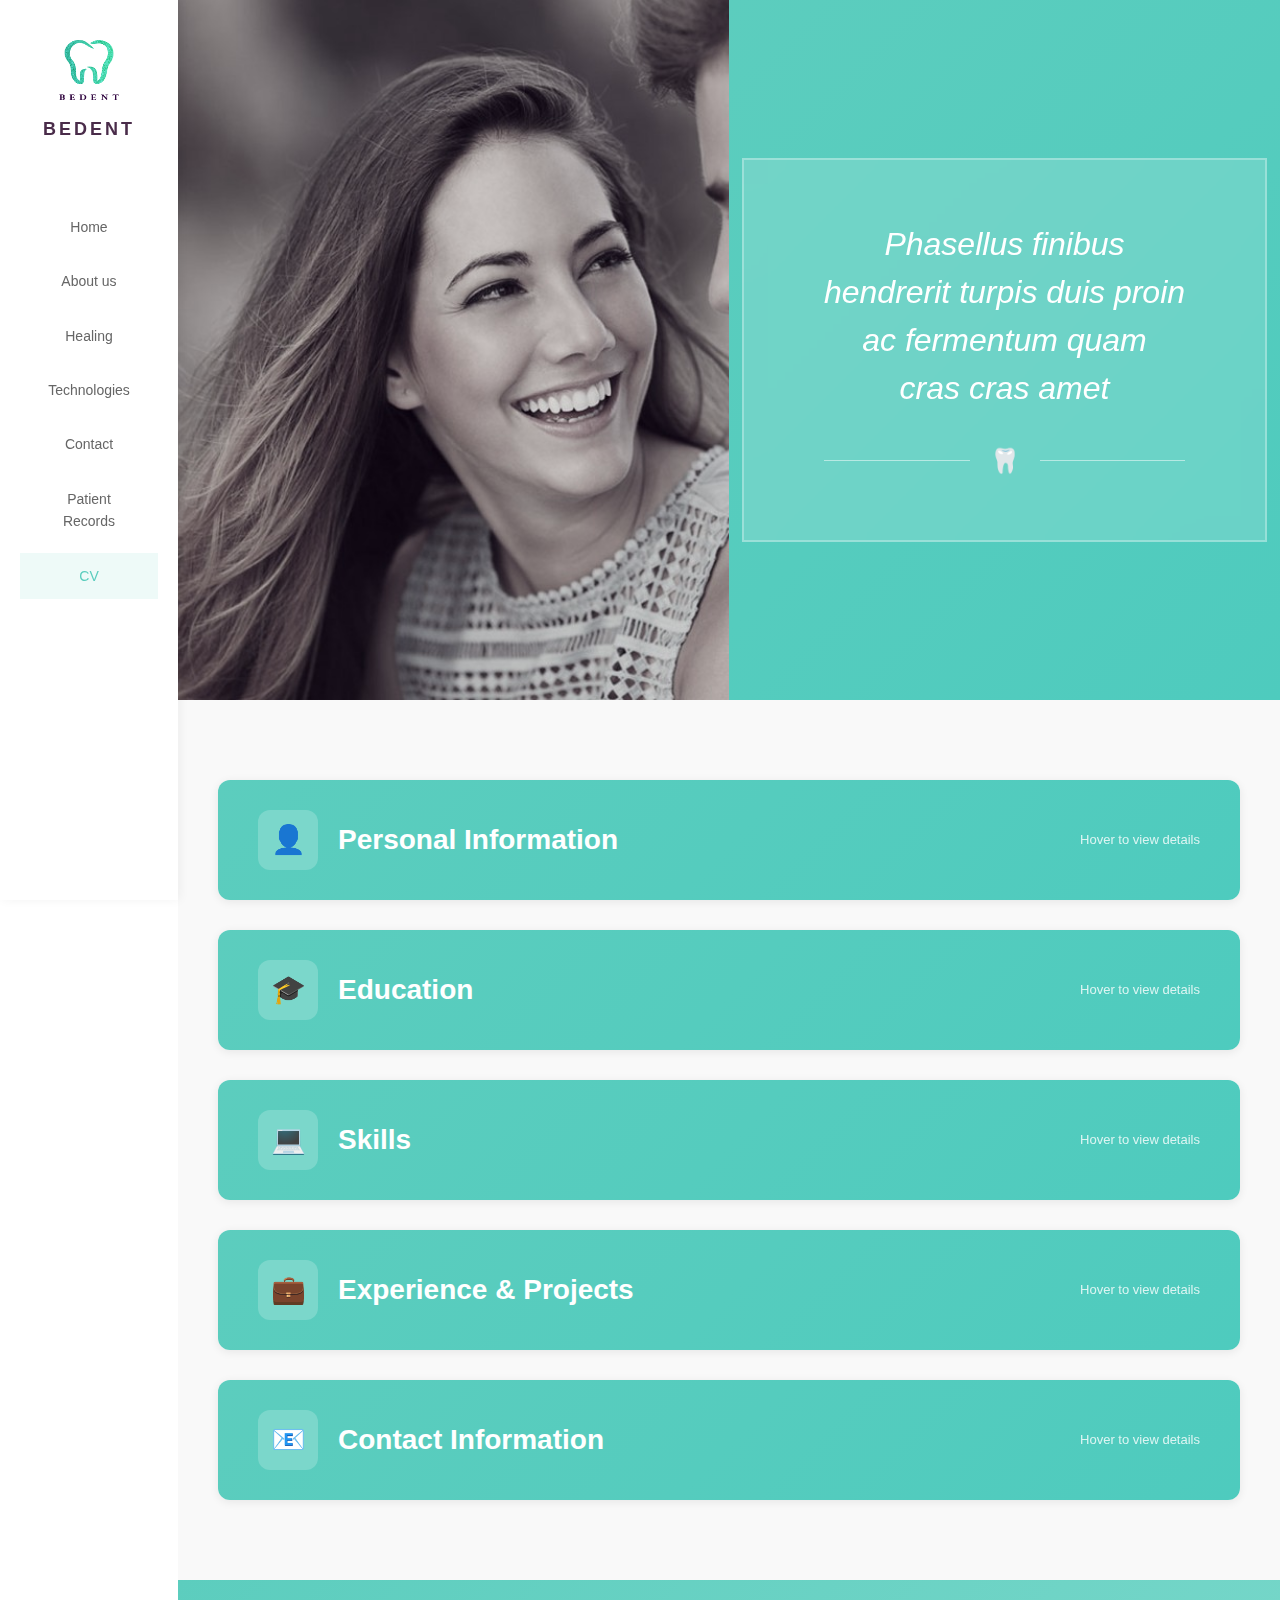
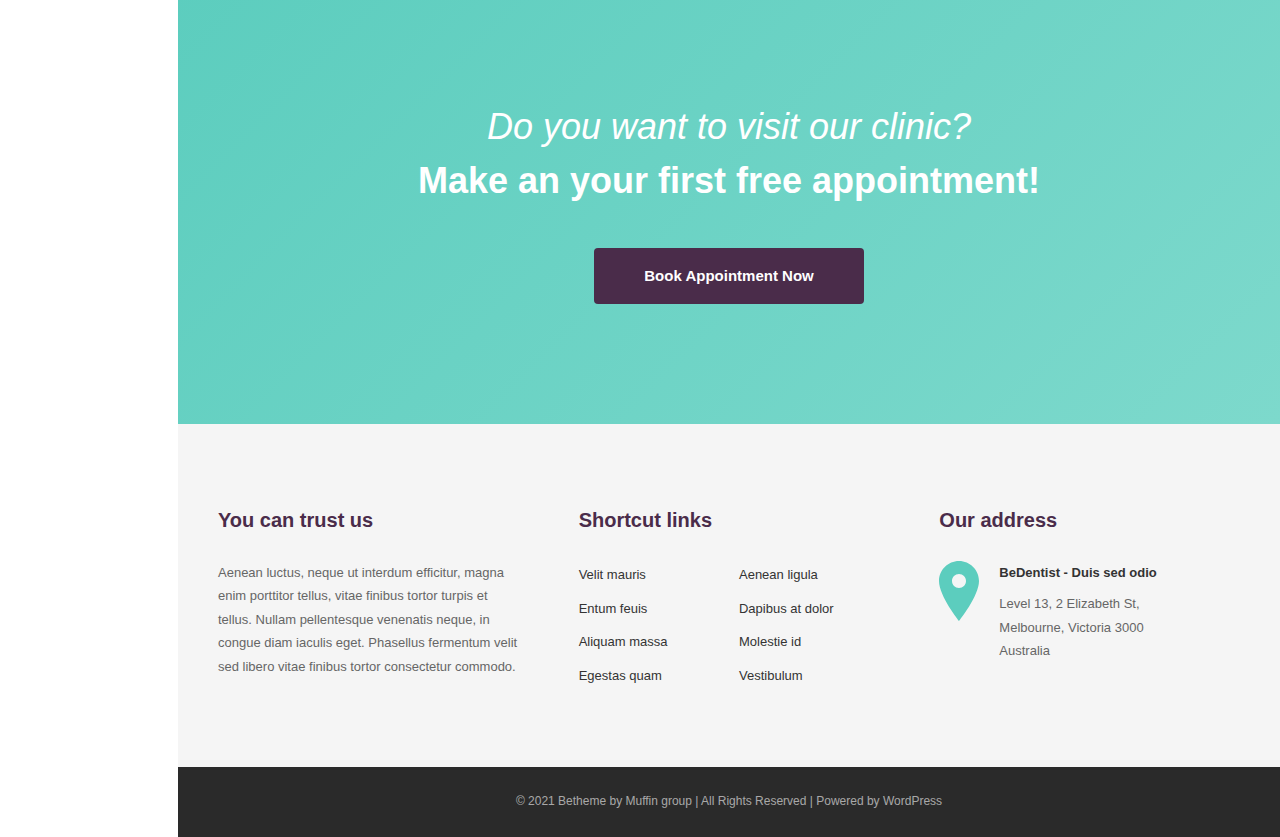
<file: cv.html>
<!DOCTYPE html>
<html lang="en">
<head>
    <meta charset="UTF-8">
    <meta name="viewport" content="width=device-width, initial-scale=1.0">
    <meta name="description" content="Professional CV - Ahmed Subhan Tariqi">
    <title>Curriculum Vitae | BeDentist</title>
    <link rel="stylesheet" href="css/styles.css">
    <link rel="stylesheet" href="css/cv-styles.css">
</head>
<body>
    <!-- Sidebar Navigation -->
    <aside class="sidebar" role="navigation" aria-label="Main Navigation">
        <div class="sidebar-content">
            <a href="index.html" class="sidebar-logo" aria-label="BeDentist Home">
                <img src="images/logo-tooth.png" alt="BeDentist Logo" width="60" height="60">
                <span class="logo-text">BEDENT</span>
            </a>
            
            <nav class="sidebar-nav">
                <ul class="sidebar-menu">
                    <li><a href="index.html#home" class="sidebar-link">Home</a></li>
                    <li><a href="index.html#about" class="sidebar-link">About us</a></li>
                    <li><a href="index.html#healing" class="sidebar-link">Healing</a></li>
                    <li><a href="index.html#technologies" class="sidebar-link">Technologies</a></li>
                    <li><a href="index.html#contact" class="sidebar-link">Contact</a></li>
                    <li><a href="patient-manager.html" class="sidebar-link">Patient Records</a></li>
                    <li><a href="cv.html" class="sidebar-link active">CV</a></li>
                </ul>
            </nav>
        </div>
    </aside>

    <!-- Main Content -->
    <main id="main-content" class="main-content">
        <!-- Hero Section -->
        <section id="home" class="hero" aria-labelledby="hero-heading">
            <div class="hero-image-wrapper">
                <img src="images/hero-couple.jpg" alt="Happy couple smiling showing their healthy teeth" class="hero-bg-image">
            </div>
            <div class="hero-overlay">
                <div class="hero-text-box">
                    <p class="hero-quote">Phasellus finibus<br>hendrerit turpis duis proin<br>ac fermentum quam<br>cras cras amet</p>
                    <div class="hero-separator">
                        <span class="tooth-icon">🦷</span>
                    </div>
                </div>
            </div>
        </section>

        <!-- CV Content Sections -->
        <section class="cv-content-section">
            <div class="container-wide">
                <div class="cv-grid">
                    
                    <!-- Personal Information Section -->
                    <div class="cv-section-card" data-section="personal">
                        <div class="cv-section-header">
                            <div class="cv-icon-wrapper">
                                <span class="cv-icon">👤</span>
                            </div>
                            <h2 class="cv-section-title">Personal Information</h2>
                            <span class="expand-hint">Hover to view details</span>
                        </div>
                        <div class="cv-section-content">
                            <div class="personal-info-grid">
                                <div class="info-item">
                                    <strong>Full Name:</strong>
                                    <span>Subhan Ahmed</span>
                                </div>
                                <div class="info-item">
                                    <strong>Father Name:</strong>
                                    <span>Ameer Ali</span>
                                </div>
                                <div class="info-item">
                                    <strong>CNIC No:</strong>
                                    <span>35202-1203982-5</span>
                                </div>
                                <div class="info-item">
                                    <strong>Nationality:</strong>
                                    <span>Pakistani</span>
                                </div>
                                <div class="info-item">
                                    <strong>Religion:</strong>
                                    <span>ISLAM</span>
                                </div>
                                <div class="info-item">
                                    <strong>Address:</strong>
                                    <span>House no: H-E-366-48 Yassin town Ghazi Road, Lahore</span>
                                </div>
                                <div class="info-item">
                                    <strong>Contact No:</strong>
                                    <span>0309-1438389</span>
                                </div>
                                <div class="info-item">
                                    <strong>Email:</strong>
                                    <span>subhanahmed529@gmail.com</span>
                                </div>
                            </div>
                        </div>
                    </div>

                    <!-- Education Section -->
                    <div class="cv-section-card" data-section="education">
                        <div class="cv-section-header">
                            <div class="cv-icon-wrapper">
                                <span class="cv-icon">🎓</span>
                            </div>
                            <h2 class="cv-section-title">Education</h2>
                            <span class="expand-hint">Hover to view details</span>
                        </div>
                        <div class="cv-section-content">
                            <div class="timeline-item">
                                <div class="timeline-marker"></div>
                                <div class="timeline-content">
                                    <h3>Bachelor's in Computer Science</h3>
                                    <p class="institution">Comsats University Islamabad, Lahore Campus</p>
                                    <p class="period">Present</p>
                                    <ul class="details-list">
                                        <li>Specialization in Software Engineering (Ongoing)</li>
                                        <li>Focus: Full Stack Development, Software Design</li>
                                        <li>Relevant Coursework: Web Technologies, Database Systems, OOP</li>
                                    </ul>
                                </div>
                            </div>
                            <div class="timeline-item">
                                <div class="timeline-marker"></div>
                                <div class="timeline-content">
                                    <h3>Intermediate in Computer Science</h3>
                                    <p class="institution">CFE College, Lahore</p>
                                    <p class="period">Completed</p>
                                    <ul class="details-list">
                                        <li>Major: Computer Science</li>
                                        <li>Core Subjects: Computer Science, Mathematics, Physics</li>
                                    </ul>
                                </div>
                            </div>
                            <div class="timeline-item">
                                <div class="timeline-marker"></div>
                                <div class="timeline-content">
                                    <h3>Matriculation</h3>
                                    <p class="institution">BISE LAHORE</p>
                                    <p class="period">Completed</p>
                                    <ul class="details-list">
                                        <li>Focus: Science subjects</li>
                                        <li>Foundation in Mathematics and Sciences</li>
                                    </ul>
                                </div>
                            </div>
                        </div>
                    </div>

                    <!-- Skills Section -->
                    <div class="cv-section-card" data-section="skills">
                        <div class="cv-section-header">
                            <div class="cv-icon-wrapper">
                                <span class="cv-icon">💻</span>
                            </div>
                            <h2 class="cv-section-title">Skills</h2>
                            <span class="expand-hint">Hover to view details</span>
                        </div>
                        <div class="cv-section-content">
                            <div class="skills-category">
                                <h3>Professional Skills</h3>
                                <div class="skills-grid">
                                    <div class="skill-item">
                                        <span class="skill-name">MS Office</span>
                                        <div class="skill-bar">
                                            <div class="skill-progress" style="width: 90%"></div>
                                        </div>
                                        <small class="text-muted">Certified from IEO Institute, Lahore</small>
                                    </div>
                                    <div class="skill-item">
                                        <span class="skill-name">E-Commerce</span>
                                        <div class="skill-bar">
                                            <div class="skill-progress" style="width: 85%"></div>
                                        </div>
                                        <small class="text-muted">Enablers, Lahore</small>
                                    </div>
                                    <div class="skill-item">
                                        <span class="skill-name">Graphic Designing</span>
                                        <div class="skill-bar">
                                            <div class="skill-progress" style="width: 80%"></div>
                                        </div>
                                        <small class="text-muted">Lahore Leads University</small>
                                    </div>
                                    <div class="skill-item">
                                        <span class="skill-name">Content Writing</span>
                                        <div class="skill-bar">
                                            <div class="skill-progress" style="width: 85%"></div>
                                        </div>
                                        <small class="text-muted">Lahore Leads University</small>
                                    </div>
                                    <div class="skill-item">
                                        <span class="skill-name">Social Media Marketing</span>
                                        <div class="skill-bar">
                                            <div class="skill-progress" style="width: 80%"></div>
                                        </div>
                                        <small class="text-muted">Lahore Leads University</small>
                                    </div>
                                </div>
                            </div>
                            
                            <div class="skills-category">
                                <h3>Technical Skills</h3>
                                <div class="skills-tags">
                                    <span class="skill-tag">Full Stack Web Development</span>
                                    <span class="skill-tag">MERN Stack</span>
                                    <span class="skill-tag">HTML/CSS/JavaScript</span>
                                    <span class="skill-tag">React.js</span>
                                    <span class="skill-tag">Node.js</span>
                                    <span class="skill-tag">MongoDB</span>
                                    <span class="skill-tag">Express.js</span>
                                </div>
                                <small class="text-muted d-block mt-2">Apna College Online-Ongoing</small>
                            </div>

                            <div class="skills-category">
                                <h3>Additional Skills</h3>
                                <div class="skills-tags">
                                    <span class="skill-tag">Freelancing</span>
                                    <span class="skill-tag">Quality Assurance</span>
                                    <span class="skill-tag">Computer Operations</span>
                                    <span class="skill-tag">Project Management</span>
                                    <span class="skill-tag">Client Communication</span>
                                </div>
                            </div>
                        </div>
                    </div>

                    <!-- Experience / Projects Section -->
                    <div class="cv-section-card" data-section="experience">
                        <div class="cv-section-header">
                            <div class="cv-icon-wrapper">
                                <span class="cv-icon">💼</span>
                            </div>
                            <h2 class="cv-section-title">Experience & Projects</h2>
                            <span class="expand-hint">Hover to view details</span>
                        </div>
                        <div class="cv-section-content">
                            <div class="experience-section">
                                <h3 class="subsection-title">Work Experience</h3>
                                
                                <div class="timeline-item">
                                    <div class="timeline-marker"></div>
                                    <div class="timeline-content">
                                        <h3>Quality Assurance - Telephonic Survey</h3>
                                        <p class="institution">Giga byte Soft Solutions</p>
                                        <p class="period">Recent</p>
                                        <ul class="details-list">
                                            <li>Conducted quality assurance on telephonic surveys</li>
                                            <li>Ensured data accuracy and compliance with standards</li>
                                            <li>Maintained quality control protocols</li>
                                            <li>Provided detailed feedback and reporting</li>
                                        </ul>
                                    </div>
                                </div>

                                <div class="timeline-item">
                                    <div class="timeline-marker"></div>
                                    <div class="timeline-content">
                                        <h3>Quality Assurance - Telephonic Survey</h3>
                                        <p class="institution">Tips Consultancy</p>
                                        <p class="period">Previous</p>
                                        <ul class="details-list">
                                            <li>Performed quality assurance for telephonic survey operations</li>
                                            <li>Monitored call quality and survey compliance</li>
                                            <li>Analyzed survey data for accuracy and completeness</li>
                                        </ul>
                                    </div>
                                </div>

                                <div class="timeline-item">
                                    <div class="timeline-marker"></div>
                                    <div class="timeline-content">
                                        <h3>Computer Operator</h3>
                                        <p class="institution">Masood Faisal Printing Press</p>
                                        <p class="period">Previous</p>
                                        <ul class="details-list">
                                            <li>Managed computer operations for printing services</li>
                                            <li>Handled data entry and document processing</li>
                                            <li>Maintained system operations and troubleshooting</li>
                                        </ul>
                                    </div>
                                </div>
                            </div>

                                            <div class="experience-section">
                                <h3 class="subsection-title">Academic Projects & Certifications</h3>
                                
                                <div class="project-item">
                                    <h4>BeDentist - Dental Clinic Website</h4>
                                    <p class="project-tech">HTML, CSS, JavaScript, Bootstrap, jQuery</p>
                                    <p class="project-description">
                                        A comprehensive web technologies midterm project featuring a professional dental clinic website 
                                        with appointment booking system, patient record management with CRUD operations, interactive CV 
                                        page with hover effects, and fully responsive design. Implemented modern UI/UX principles with 
                                        smooth animations, CSS transitions, form validations, and Bootstrap integration.
                                    </p>
                                </div>

                                <div class="project-item">
                                    <h4>Full Stack Web Development - MERN Stack</h4>
                                    <p class="project-tech">MongoDB, Express.js, React.js, Node.js</p>
                                    <p class="project-description">
                                        Currently enrolled in comprehensive full-stack web development course from Apna College (Online-Ongoing). 
                                        Learning to build complete web applications using the MERN stack, including database design, 
                                        RESTful APIs, state management, authentication, and deployment strategies.
                                    </p>
                                </div>

                                <div class="project-item">
                                    <h4>Professional Certifications & Training</h4>
                                    <p class="project-tech">Multiple Skill Domains</p>
                                    <p class="project-description">
                                        Completed various professional certifications including MS Office (IEO Institute, Lahore), 
                                        E-Commerce (Enablers, Lahore), Graphic Designing (Lahore Leads University), Content Writing 
                                        (Lahore Leads University), Social Media Marketing (Lahore Leads University), and Freelancing 
                                        (Lahore Leads University). These certifications demonstrate commitment to continuous learning 
                                        and professional development.
                                    </p>
                                </div>
                            </div>

                            <div class="experience-section">
                                <h3 class="subsection-title">Reference</h3>
                                
                                <div class="project-item" style="border-left-color: #4a2c4a;">
                                    <h4>Mr. Mohsin Mehdi</h4>
                                    <p class="project-tech">Supervisor of Final Year Project</p>
                                    <p class="project-description">
                                        <strong>Lecturer, Department of Computer Science</strong><br>
                                        COMSATS University Islamabad, Lahore Campus<br>
                                        Email: <a href="mailto:mohsin.mehdi@cuilahore.edu.pk" style="color: #5ccdbe; text-decoration: none;">mohsin.mehdi@cuilahore.edu.pk</a>
                                    </p>
                                </div>
                            </div>
                        </div>
                    </div>

                    <!-- Contact Information Section -->
                    <div class="cv-section-card" data-section="contact">
                        <div class="cv-section-header">
                            <div class="cv-icon-wrapper">
                                <span class="cv-icon">📧</span>
                            </div>
                            <h2 class="cv-section-title">Contact Information</h2>
                            <span class="expand-hint">Hover to view details</span>
                        </div>
                        <div class="cv-section-content">
                            <div class="contact-grid">
                                <div class="contact-item">
                                    <div class="contact-icon">📱</div>
                                    <div class="contact-details">
                                        <h4>Phone</h4>
                                        <p>0309-1438389</p>
                                    </div>
                                </div>
                                
                                <div class="contact-item">
                                    <div class="contact-icon">✉️</div>
                                    <div class="contact-details">
                                        <h4>Email</h4>
                                        <p>subhanahmed529@gmail.com</p>
                                    </div>
                                </div>
                                
                                <div class="contact-item">
                                    <div class="contact-icon">�</div>
                                    <div class="contact-details">
                                        <h4>Address</h4>
                                        <p>House no: H-E-366-48<br>Yassin town Ghazi Road<br>Lahore, Pakistan</p>
                                    </div>
                                </div>
                                
                                <div class="contact-item">
                                    <div class="contact-icon">🎓</div>
                                    <div class="contact-details">
                                        <h4>University</h4>
                                        <p>Comsats University Islamabad<br>Lahore Campus</p>
                                    </div>
                                </div>
                                
                                <div class="contact-item">
                                    <div class="contact-icon">�</div>
                                    <div class="contact-details">
                                        <h4>CNIC</h4>
                                        <p>35202-1203982-5</p>
                                    </div>
                                </div>
                                
                                <div class="contact-item">
                                    <div class="contact-icon">�</div>
                                    <div class="contact-details">
                                        <h4>Nationality</h4>
                                        <p>Pakistani</p>
                                    </div>
                                </div>
                            </div>
                            
                            <div class="availability-section">
                                <h4>Professional Objective</h4>
                                <p>Create value for my prospective employer through my dedicated and diligent efforts</p>
                                <p>Available for internships, part-time positions, and freelance projects</p>
                            </div>
                        </div>
                    </div>

                </div>
            </div>
        </section>

        <!-- CTA Section -->
        <section id="appointment" class="cta" aria-labelledby="cta-heading">
            <div class="cta-full">
                <div class="cta-content-center">
                    <h2 id="cta-heading">Do you want to visit our clinic?<br><span class="cta-highlight">Make an your first free appointment!</span></h2>
                    <a href="checkout.html" class="btn-cta">Book Appointment Now</a>
                </div>
            </div>
        </section>

        <!-- Footer Sections -->
        <section id="contact" class="contact-footer">
            <div class="container-wide">
                <div class="footer-grid">
                    <!-- Column 1: You can trust us -->
                    <div class="footer-column">
                        <h3>You can trust us</h3>
                        <p>Aenean luctus, neque ut interdum efficitur, magna enim porttitor tellus, vitae finibus tortor turpis et tellus. Nullam pellentesque venenatis neque, in congue diam iaculis eget. Phasellus fermentum velit sed libero vitae finibus tortor consectetur commodo.</p>
                    </div>
                    
                    <!-- Column 2: Shortcut links -->
                    <div class="footer-column">
                        <h3>Shortcut links</h3>
                        <div class="links-two-columns">
                            <ul class="link-list-col">
                                <li><a href="index.html">Velit mauris</a></li>
                                <li><a href="index.html#about">Entum feuis</a></li>
                                <li><a href="patient-manager.html">Aliquam massa</a></li>
                                <li><a href="checkout.html">Egestas quam</a></li>
                            </ul>
                            <ul class="link-list-col">
                                <li><a href="cv.html">Aenean ligula</a></li>
                                <li><a href="#">Dapibus at dolor</a></li>
                                <li><a href="#">Molestie id</a></li>
                                <li><a href="#">Vestibulum</a></li>
                            </ul>
                        </div>
                    </div>
                    
                    <!-- Column 3: Our address -->
                    <div class="footer-column">
                        <h3>Our address</h3>
                        <div class="address-with-icon">
                            <div class="location-icon">
                                <svg width="40" height="60" viewBox="0 0 40 60" fill="none">
                                    <path d="M20 0C9 0 0 9 0 20C0 35 20 60 20 60C20 60 40 35 40 20C40 9 31 0 20 0ZM20 27C16.1 27 13 23.9 13 20C13 16.1 16.1 13 20 13C23.9 13 27 16.1 27 20C27 23.9 23.9 27 20 27Z" fill="#5ccdbe"/>
                                </svg>
                            </div>
                            <address class="contact-address">
                                <p><strong>BeDentist - Duis sed odio</strong></p>
                                <p>Level 13, 2 Elizabeth St,<br>
                                Melbourne, Victoria 3000<br>
                                Australia</p>
                            </address>
                        </div>
                    </div>
                </div>
            </div>
        </section>
    </main>

    <!-- Footer -->
    <footer class="site-footer" role="contentinfo">
        <div class="container-wide">
            <p class="copyright">&copy; 2021 Betheme by Muffin group | All Rights Reserved | Powered by WordPress</p>
        </div>
    </footer>
</body>
</html>
</file>
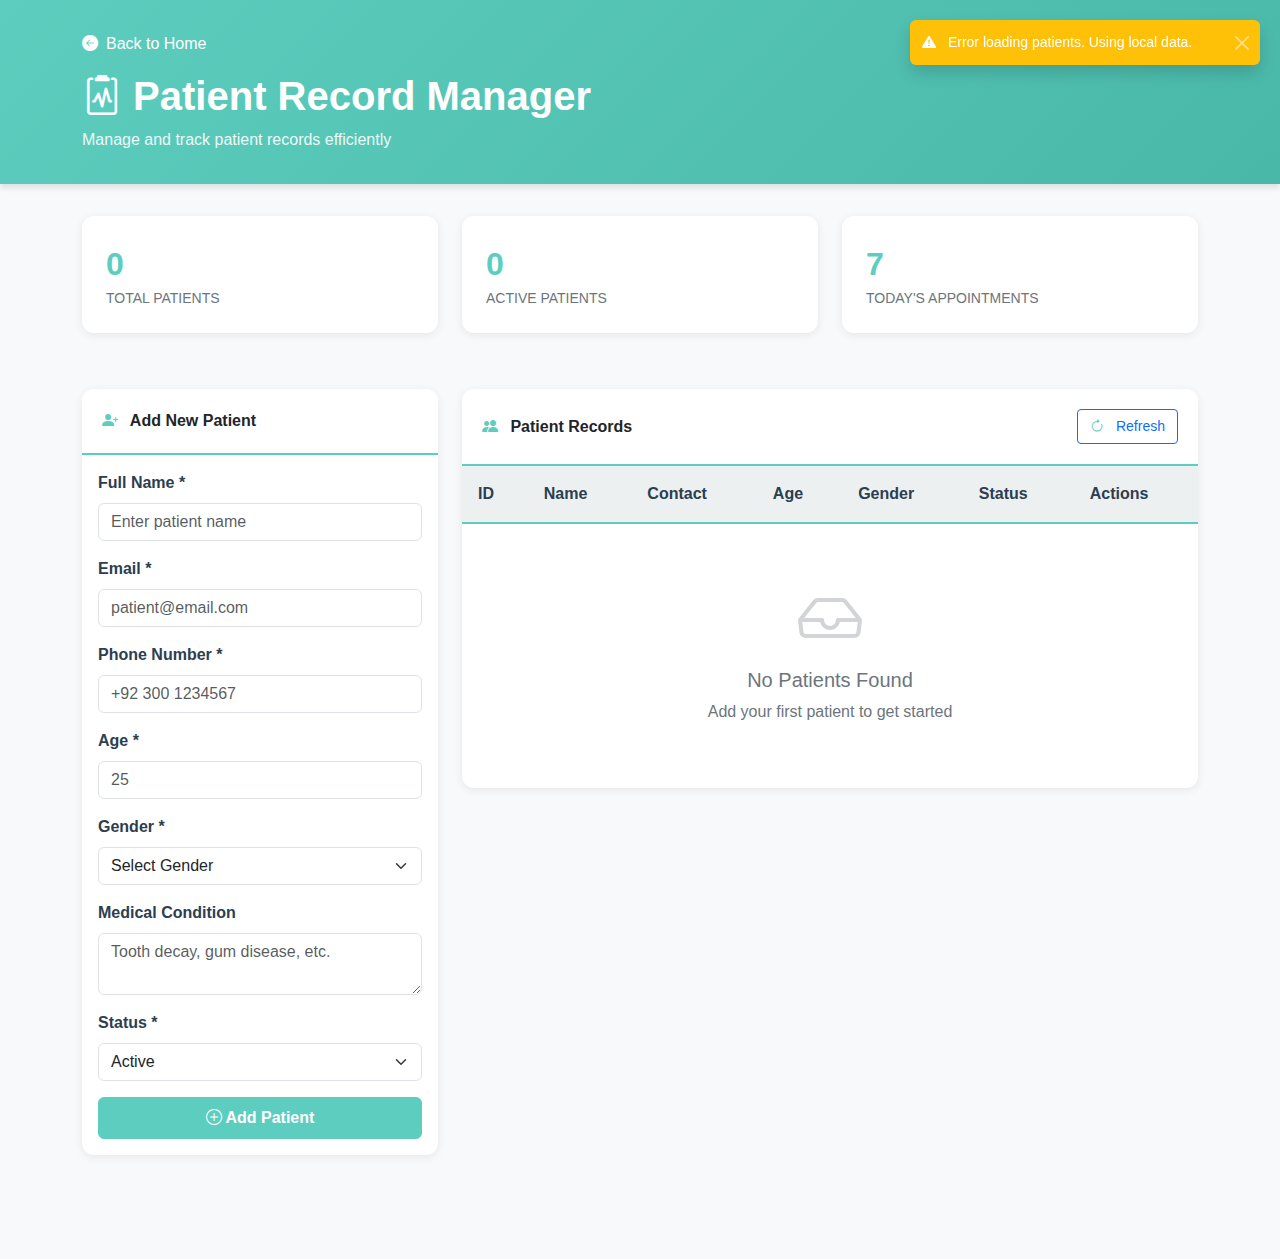
<file: patient-manager.html>
<!DOCTYPE html>
<html lang="en">
<head>
    <meta charset="UTF-8">
    <meta name="viewport" content="width=device-width, initial-scale=1.0">
    <title>Patient Record Manager | BeDentist</title>
    
    <!-- Bootstrap 5 CSS -->
    <link href="https://cdn.jsdelivr.net/npm/bootstrap@5.3.2/dist/css/bootstrap.min.css" rel="stylesheet">
    
    <!-- Bootstrap Icons -->
    <link rel="stylesheet" href="https://cdn.jsdelivr.net/npm/bootstrap-icons@1.11.1/font/bootstrap-icons.css">
    
    <style>
        :root {
            --bedentist-teal: #5ccdbe;
            --bedentist-dark: #2c3e50;
            --bedentist-light: #ecf0f1;
        }

        body {
            background-color: #f8f9fa;
            font-family: 'Segoe UI', Tahoma, Geneva, Verdana, sans-serif;
        }

        .header {
            background: linear-gradient(135deg, var(--bedentist-teal) 0%, #4ab8a9 100%);
            color: white;
            padding: 2rem 0;
            margin-bottom: 2rem;
            box-shadow: 0 4px 6px rgba(0,0,0,0.1);
        }

        .header h1 {
            margin: 0;
            font-weight: 700;
        }

        .header p {
            margin: 0.5rem 0 0;
            opacity: 0.9;
        }

        .back-btn {
            color: white;
            text-decoration: none;
            display: inline-flex;
            align-items: center;
            gap: 0.5rem;
            margin-bottom: 1rem;
            transition: opacity 0.3s;
        }

        .back-btn:hover {
            opacity: 0.8;
            color: white;
        }

        .card {
            border: none;
            border-radius: 12px;
            box-shadow: 0 2px 8px rgba(0,0,0,0.08);
            margin-bottom: 2rem;
        }

        .card-header {
            background: white;
            border-bottom: 2px solid var(--bedentist-teal);
            font-weight: 600;
            padding: 1.25rem;
            border-radius: 12px 12px 0 0 !important;
        }

        .card-header i {
            color: var(--bedentist-teal);
            margin-right: 0.5rem;
        }

        .btn-primary {
            background-color: var(--bedentist-teal);
            border-color: var(--bedentist-teal);
            font-weight: 600;
            padding: 0.5rem 1.5rem;
        }

        .btn-primary:hover {
            background-color: #4ab8a9;
            border-color: #4ab8a9;
        }

        .btn-primary:disabled {
            background-color: #6c757d;
            border-color: #6c757d;
        }

        .table {
            margin-bottom: 0;
        }

        .table thead th {
            background-color: var(--bedentist-light);
            color: var(--bedentist-dark);
            font-weight: 600;
            border-bottom: 2px solid var(--bedentist-teal);
            padding: 1rem;
        }

        .table tbody tr {
            transition: background-color 0.2s;
        }

        .table tbody tr:hover {
            background-color: rgba(92, 205, 190, 0.05);
        }

        .badge {
            padding: 0.5rem 0.75rem;
            font-weight: 500;
        }

        .badge-active {
            background-color: #28a745;
        }

        .badge-inactive {
            background-color: #6c757d;
        }

        .action-buttons {
            display: flex;
            gap: 0.5rem;
        }

        .btn-sm {
            padding: 0.375rem 0.75rem;
        }

        .loading-overlay {
            position: fixed;
            top: 0;
            left: 0;
            right: 0;
            bottom: 0;
            background: rgba(0,0,0,0.5);
            display: none;
            justify-content: center;
            align-items: center;
            z-index: 9999;
        }

        .loading-overlay.show {
            display: flex;
        }

        .spinner-border {
            width: 3rem;
            height: 3rem;
            border-width: 0.3rem;
        }

        .stats-card {
            background: white;
            border-radius: 12px;
            padding: 1.5rem;
            box-shadow: 0 2px 8px rgba(0,0,0,0.08);
            margin-bottom: 2rem;
        }

        .stats-card .number {
            font-size: 2rem;
            font-weight: 700;
            color: var(--bedentist-teal);
        }

        .stats-card .label {
            color: #6c757d;
            font-size: 0.875rem;
            text-transform: uppercase;
        }

        .empty-state {
            text-align: center;
            padding: 3rem 1rem;
            color: #6c757d;
        }

        .empty-state i {
            font-size: 4rem;
            margin-bottom: 1rem;
            opacity: 0.3;
        }

        .toast-container {
            position: fixed;
            top: 20px;
            right: 20px;
            z-index: 10000;
        }

        .form-label {
            font-weight: 600;
            color: var(--bedentist-dark);
            margin-bottom: 0.5rem;
        }

        .form-control:focus,
        .form-select:focus {
            border-color: var(--bedentist-teal);
            box-shadow: 0 0 0 0.2rem rgba(92, 205, 190, 0.25);
        }

        .patient-info {
            display: grid;
            grid-template-columns: repeat(auto-fit, minmax(200px, 1fr));
            gap: 1rem;
            margin-bottom: 1rem;
        }

        .info-item {
            padding: 0.75rem;
            background: var(--bedentist-light);
            border-radius: 8px;
        }

        .info-item .label {
            font-size: 0.75rem;
            color: #6c757d;
            text-transform: uppercase;
            margin-bottom: 0.25rem;
        }

        .info-item .value {
            font-weight: 600;
            color: var(--bedentist-dark);
        }

        @media (max-width: 768px) {
            .table {
                font-size: 0.875rem;
            }

            .action-buttons {
                flex-direction: column;
            }

            .stats-card .number {
                font-size: 1.5rem;
            }
        }
    </style>
</head>
<body>
    <!-- Loading Overlay -->
    <div class="loading-overlay" id="loadingOverlay">
        <div class="spinner-border text-light" role="status">
            <span class="visually-hidden">Loading...</span>
        </div>
    </div>

    <!-- Toast Container -->
    <div class="toast-container" id="toastContainer"></div>

    <!-- Header -->
    <div class="header">
        <div class="container">
            <a href="index.html" class="back-btn">
                <i class="bi bi-arrow-left-circle-fill"></i> Back to Home
            </a>
            <h1><i class="bi bi-clipboard2-pulse"></i> Patient Record Manager</h1>
            <p>Manage and track patient records efficiently</p>
        </div>
    </div>

    <!-- Main Content -->
    <div class="container mb-5">
        <!-- Statistics -->
        <div class="row mb-4">
            <div class="col-md-4">
                <div class="stats-card">
                    <div class="number" id="totalPatients">0</div>
                    <div class="label">Total Patients</div>
                </div>
            </div>
            <div class="col-md-4">
                <div class="stats-card">
                    <div class="number" id="activePatients">0</div>
                    <div class="label">Active Patients</div>
                </div>
            </div>
            <div class="col-md-4">
                <div class="stats-card">
                    <div class="number" id="todayAppointments">0</div>
                    <div class="label">Today's Appointments</div>
                </div>
            </div>
        </div>

        <div class="row">
            <!-- Patient Form -->
            <div class="col-lg-4 mb-4">
                <div class="card">
                    <div class="card-header">
                        <i class="bi bi-person-plus-fill"></i>
                        <span id="formTitle">Add New Patient</span>
                    </div>
                    <div class="card-body">
                        <form id="patientForm">
                            <input type="hidden" id="patientId">
                            <input type="hidden" id="editMode" value="false">
                            
                            <div class="mb-3">
                                <label for="patientName" class="form-label">Full Name *</label>
                                <input type="text" class="form-control" id="patientName" placeholder="Enter patient name" required>
                                <div class="invalid-feedback">Please enter patient name.</div>
                            </div>

                            <div class="mb-3">
                                <label for="patientEmail" class="form-label">Email *</label>
                                <input type="email" class="form-control" id="patientEmail" placeholder="patient@email.com" required>
                                <div class="invalid-feedback">Please enter valid email.</div>
                            </div>

                            <div class="mb-3">
                                <label for="patientPhone" class="form-label">Phone Number *</label>
                                <input type="tel" class="form-control" id="patientPhone" placeholder="+92 300 1234567" required>
                                <div class="invalid-feedback">Please enter phone number.</div>
                            </div>

                            <div class="mb-3">
                                <label for="patientAge" class="form-label">Age *</label>
                                <input type="number" class="form-control" id="patientAge" placeholder="25" min="1" max="120" required>
                                <div class="invalid-feedback">Please enter valid age.</div>
                            </div>

                            <div class="mb-3">
                                <label for="patientGender" class="form-label">Gender *</label>
                                <select class="form-select" id="patientGender" required>
                                    <option value="">Select Gender</option>
                                    <option value="Male">Male</option>
                                    <option value="Female">Female</option>
                                    <option value="Other">Other</option>
                                </select>
                                <div class="invalid-feedback">Please select gender.</div>
                            </div>

                            <div class="mb-3">
                                <label for="patientCondition" class="form-label">Medical Condition</label>
                                <textarea class="form-control" id="patientCondition" rows="2" placeholder="Tooth decay, gum disease, etc."></textarea>
                            </div>

                            <div class="mb-3">
                                <label for="patientStatus" class="form-label">Status *</label>
                                <select class="form-select" id="patientStatus" required>
                                    <option value="Active">Active</option>
                                    <option value="Inactive">Inactive</option>
                                </select>
                            </div>

                            <div class="d-grid gap-2">
                                <button type="submit" class="btn btn-primary" id="submitBtn">
                                    <i class="bi bi-plus-circle"></i> Add Patient
                                </button>
                                <button type="button" class="btn btn-outline-secondary" id="cancelBtn" style="display: none;">
                                    <i class="bi bi-x-circle"></i> Cancel
                                </button>
                            </div>
                        </form>
                    </div>
                </div>
            </div>

            <!-- Patient List -->
            <div class="col-lg-8">
                <div class="card">
                    <div class="card-header d-flex justify-content-between align-items-center">
                        <span>
                            <i class="bi bi-people-fill"></i> Patient Records
                        </span>
                        <button class="btn btn-sm btn-outline-primary" id="refreshBtn">
                            <i class="bi bi-arrow-clockwise"></i> Refresh
                        </button>
                    </div>
                    <div class="card-body p-0">
                        <div class="table-responsive">
                            <table class="table table-hover">
                                <thead>
                                    <tr>
                                        <th>ID</th>
                                        <th>Name</th>
                                        <th>Contact</th>
                                        <th>Age</th>
                                        <th>Gender</th>
                                        <th>Status</th>
                                        <th>Actions</th>
                                    </tr>
                                </thead>
                                <tbody id="patientTableBody">
                                    <!-- Patients will be loaded here -->
                                </tbody>
                            </table>
                        </div>
                        <div id="emptyState" class="empty-state" style="display: none;">
                            <i class="bi bi-inbox"></i>
                            <h5>No Patients Found</h5>
                            <p>Add your first patient to get started</p>
                        </div>
                    </div>
                </div>
            </div>
        </div>
    </div>

    <!-- View Patient Modal -->
    <div class="modal fade" id="viewPatientModal" tabindex="-1">
        <div class="modal-dialog modal-dialog-centered">
            <div class="modal-content">
                <div class="modal-header" style="background-color: var(--bedentist-teal); color: white;">
                    <h5 class="modal-title">
                        <i class="bi bi-person-badge"></i> Patient Details
                    </h5>
                    <button type="button" class="btn-close btn-close-white" data-bs-dismiss="modal"></button>
                </div>
                <div class="modal-body">
                    <div class="patient-info" id="patientDetails">
                        <!-- Patient details will be loaded here -->
                    </div>
                </div>
                <div class="modal-footer">
                    <button type="button" class="btn btn-secondary" data-bs-dismiss="modal">Close</button>
                </div>
            </div>
        </div>
    </div>

    <!-- Bootstrap 5 JS Bundle -->
    <script src="https://cdn.jsdelivr.net/npm/bootstrap@5.3.2/dist/js/bootstrap.bundle.min.js"></script>
    
    <!-- jQuery -->
    <script src="https://code.jquery.com/jquery-3.7.1.min.js"></script>
    
    <!-- Custom JavaScript -->
    <script>
        $(document).ready(function() {
            // API Configuration - Using JSONPlaceholder as base
            const API_BASE_URL = 'https://jsonplaceholder.typicode.com';
            const API_ENDPOINT = '/users'; // Using users endpoint for patient records
            
            // Local storage for simulating CRUD operations
            let patients = [];
            let nextId = 1;

            // Initialize
            loadPatients();

            // Load Patients (READ)
            function loadPatients() {
                showLoading(true);
                
                // First time: Load from API, then use localStorage
                const storedPatients = localStorage.getItem('bedentist_patients');
                
                if (storedPatients) {
                    patients = JSON.parse(storedPatients);
                    displayPatients();
                    updateStats();
                    showLoading(false);
                } else {
                    // Load initial data from API
                    $.ajax({
                        url: API_BASE_URL + API_ENDPOINT,
                        method: 'GET',
                        dataType: 'json',
                        success: function(data) {
                            // Transform API data to patient format
                            patients = data.slice(0, 5).map(user => ({
                                id: user.id,
                                name: user.name,
                                email: user.email,
                                phone: user.phone,
                                age: Math.floor(Math.random() * 50) + 20,
                                gender: Math.random() > 0.5 ? 'Male' : 'Female',
                                condition: 'Regular checkup',
                                status: 'Active'
                            }));
                            
                            nextId = patients.length + 1;
                            saveToStorage();
                            displayPatients();
                            updateStats();
                            showLoading(false);
                            showToast('Patients loaded successfully!', 'success');
                        },
                        error: function(xhr, status, error) {
                            showLoading(false);
                            showToast('Error loading patients. Using local data.', 'warning');
                            displayPatients();
                            updateStats();
                        }
                    });
                }
            }

            // Display Patients in Table
            function displayPatients() {
                const tbody = $('#patientTableBody');
                tbody.empty();

                if (patients.length === 0) {
                    $('#emptyState').show();
                    return;
                }

                $('#emptyState').hide();

                patients.forEach(patient => {
                    const statusClass = patient.status === 'Active' ? 'badge-active' : 'badge-inactive';
                    const row = `
                        <tr data-id="${patient.id}">
                            <td><strong>#${patient.id}</strong></td>
                            <td>
                                <strong>${patient.name}</strong>
                            </td>
                            <td>
                                <small class="text-muted d-block">
                                    <i class="bi bi-envelope"></i> ${patient.email}
                                </small>
                                <small class="text-muted">
                                    <i class="bi bi-telephone"></i> ${patient.phone}
                                </small>
                            </td>
                            <td>${patient.age}</td>
                            <td>${patient.gender}</td>
                            <td>
                                <span class="badge ${statusClass}">${patient.status}</span>
                            </td>
                            <td>
                                <div class="action-buttons">
                                    <button class="btn btn-sm btn-info text-white" onclick="viewPatient(${patient.id})" title="View Details">
                                        <i class="bi bi-eye"></i>
                                    </button>
                                    <button class="btn btn-sm btn-warning" onclick="editPatient(${patient.id})" title="Edit">
                                        <i class="bi bi-pencil"></i>
                                    </button>
                                    <button class="btn btn-sm btn-danger" onclick="deletePatient(${patient.id})" title="Delete">
                                        <i class="bi bi-trash"></i>
                                    </button>
                                </div>
                            </td>
                        </tr>
                    `;
                    tbody.append(row);
                });
            }

            // Create Patient (CREATE)
            $('#patientForm').on('submit', function(e) {
                e.preventDefault();

                // Validate form
                if (!this.checkValidity()) {
                    e.stopPropagation();
                    $(this).addClass('was-validated');
                    return;
                }

                const editMode = $('#editMode').val() === 'true';
                const patientData = {
                    name: $('#patientName').val().trim(),
                    email: $('#patientEmail').val().trim(),
                    phone: $('#patientPhone').val().trim(),
                    age: parseInt($('#patientAge').val()),
                    gender: $('#patientGender').val(),
                    condition: $('#patientCondition').val().trim(),
                    status: $('#patientStatus').val()
                };

                if (editMode) {
                    updatePatient(parseInt($('#patientId').val()), patientData);
                } else {
                    createPatient(patientData);
                }
            });

            // Create Patient
            function createPatient(patientData) {
                showLoading(true);

                // Simulate POST request
                $.ajax({
                    url: API_BASE_URL + API_ENDPOINT,
                    method: 'POST',
                    data: JSON.stringify(patientData),
                    contentType: 'application/json',
                    success: function(response) {
                        // Add to local array
                        const newPatient = {
                            id: nextId++,
                            ...patientData
                        };
                        
                        patients.unshift(newPatient); // Add to beginning
                        saveToStorage();
                        displayPatients();
                        updateStats();
                        resetForm();
                        showLoading(false);
                        showToast('Patient added successfully!', 'success');
                    },
                    error: function(xhr, status, error) {
                        showLoading(false);
                        showToast('Error adding patient. Please try again.', 'error');
                    }
                });
            }

            // Edit Patient (UPDATE)
            window.editPatient = function(id) {
                const patient = patients.find(p => p.id === id);
                if (!patient) return;

                // Populate form
                $('#patientId').val(patient.id);
                $('#patientName').val(patient.name);
                $('#patientEmail').val(patient.email);
                $('#patientPhone').val(patient.phone);
                $('#patientAge').val(patient.age);
                $('#patientGender').val(patient.gender);
                $('#patientCondition').val(patient.condition);
                $('#patientStatus').val(patient.status);
                $('#editMode').val('true');

                // Update UI
                $('#formTitle').text('Edit Patient');
                $('#submitBtn').html('<i class="bi bi-save"></i> Update Patient');
                $('#cancelBtn').show();

                // Scroll to form
                $('html, body').animate({
                    scrollTop: $('#patientForm').offset().top - 100
                }, 500);
            };

            // Update Patient
            function updatePatient(id, patientData) {
                showLoading(true);

                // Simulate PUT request
                $.ajax({
                    url: `${API_BASE_URL}${API_ENDPOINT}/${id}`,
                    method: 'PUT',
                    data: JSON.stringify(patientData),
                    contentType: 'application/json',
                    success: function(response) {
                        // Update local array
                        const index = patients.findIndex(p => p.id === id);
                        if (index !== -1) {
                            patients[index] = { id, ...patientData };
                            saveToStorage();
                            displayPatients();
                            updateStats();
                            resetForm();
                            showLoading(false);
                            showToast('Patient updated successfully!', 'success');
                        }
                    },
                    error: function(xhr, status, error) {
                        showLoading(false);
                        showToast('Error updating patient. Please try again.', 'error');
                    }
                });
            }

            // Delete Patient (DELETE)
            window.deletePatient = function(id) {
                const patient = patients.find(p => p.id === id);
                if (!patient) return;

                // Confirm deletion
                if (!confirm(`Are you sure you want to delete patient "${patient.name}"?\n\nThis action cannot be undone.`)) {
                    return;
                }

                showLoading(true);

                // Simulate DELETE request
                $.ajax({
                    url: `${API_BASE_URL}${API_ENDPOINT}/${id}`,
                    method: 'DELETE',
                    success: function(response) {
                        // Remove from local array
                        patients = patients.filter(p => p.id !== id);
                        saveToStorage();
                        displayPatients();
                        updateStats();
                        showLoading(false);
                        showToast('Patient deleted successfully!', 'success');
                    },
                    error: function(xhr, status, error) {
                        showLoading(false);
                        showToast('Error deleting patient. Please try again.', 'error');
                    }
                });
            };

            // View Patient Details
            window.viewPatient = function(id) {
                const patient = patients.find(p => p.id === id);
                if (!patient) return;

                const detailsHtml = `
                    <div class="info-item">
                        <div class="label">Patient ID</div>
                        <div class="value">#${patient.id}</div>
                    </div>
                    <div class="info-item">
                        <div class="label">Full Name</div>
                        <div class="value">${patient.name}</div>
                    </div>
                    <div class="info-item">
                        <div class="label">Email</div>
                        <div class="value">${patient.email}</div>
                    </div>
                    <div class="info-item">
                        <div class="label">Phone</div>
                        <div class="value">${patient.phone}</div>
                    </div>
                    <div class="info-item">
                        <div class="label">Age</div>
                        <div class="value">${patient.age} years</div>
                    </div>
                    <div class="info-item">
                        <div class="label">Gender</div>
                        <div class="value">${patient.gender}</div>
                    </div>
                    <div class="info-item">
                        <div class="label">Status</div>
                        <div class="value">
                            <span class="badge ${patient.status === 'Active' ? 'badge-active' : 'badge-inactive'}">
                                ${patient.status}
                            </span>
                        </div>
                    </div>
                    <div class="info-item" style="grid-column: 1 / -1;">
                        <div class="label">Medical Condition</div>
                        <div class="value">${patient.condition || 'None specified'}</div>
                    </div>
                `;

                $('#patientDetails').html(detailsHtml);
                const modal = new bootstrap.Modal(document.getElementById('viewPatientModal'));
                modal.show();
            };

            // Cancel Edit
            $('#cancelBtn').on('click', function() {
                resetForm();
            });

            // Refresh Button
            $('#refreshBtn').on('click', function() {
                loadPatients();
            });

            // Reset Form
            function resetForm() {
                $('#patientForm')[0].reset();
                $('#patientForm').removeClass('was-validated');
                $('#patientId').val('');
                $('#editMode').val('false');
                $('#formTitle').text('Add New Patient');
                $('#submitBtn').html('<i class="bi bi-plus-circle"></i> Add Patient');
                $('#cancelBtn').hide();
            }

            // Update Statistics
            function updateStats() {
                $('#totalPatients').text(patients.length);
                $('#activePatients').text(patients.filter(p => p.status === 'Active').length);
                $('#todayAppointments').text(Math.floor(Math.random() * 10) + 1);
            }

            // Save to LocalStorage
            function saveToStorage() {
                localStorage.setItem('bedentist_patients', JSON.stringify(patients));
            }

            // Show Loading
            function showLoading(show) {
                if (show) {
                    $('#loadingOverlay').addClass('show');
                } else {
                    setTimeout(() => {
                        $('#loadingOverlay').removeClass('show');
                    }, 300);
                }
            }

            // Show Toast Notification
            function showToast(message, type = 'info') {
                const bgColor = {
                    'success': 'bg-success',
                    'error': 'bg-danger',
                    'warning': 'bg-warning',
                    'info': 'bg-info'
                }[type] || 'bg-info';

                const icon = {
                    'success': 'bi-check-circle-fill',
                    'error': 'bi-x-circle-fill',
                    'warning': 'bi-exclamation-triangle-fill',
                    'info': 'bi-info-circle-fill'
                }[type] || 'bi-info-circle-fill';

                const toastHtml = `
                    <div class="toast align-items-center text-white ${bgColor} border-0" role="alert">
                        <div class="d-flex">
                            <div class="toast-body">
                                <i class="bi ${icon} me-2"></i>
                                ${message}
                            </div>
                            <button type="button" class="btn-close btn-close-white me-2 m-auto" data-bs-dismiss="toast"></button>
                        </div>
                    </div>
                `;

                const $toast = $(toastHtml);
                $('#toastContainer').append($toast);

                const toast = new bootstrap.Toast($toast[0], {
                    autohide: true,
                    delay: 3000
                });
                toast.show();

                $toast.on('hidden.bs.toast', function() {
                    $(this).remove();
                });
            }
        });
    </script>
</body>
</html>
</file>
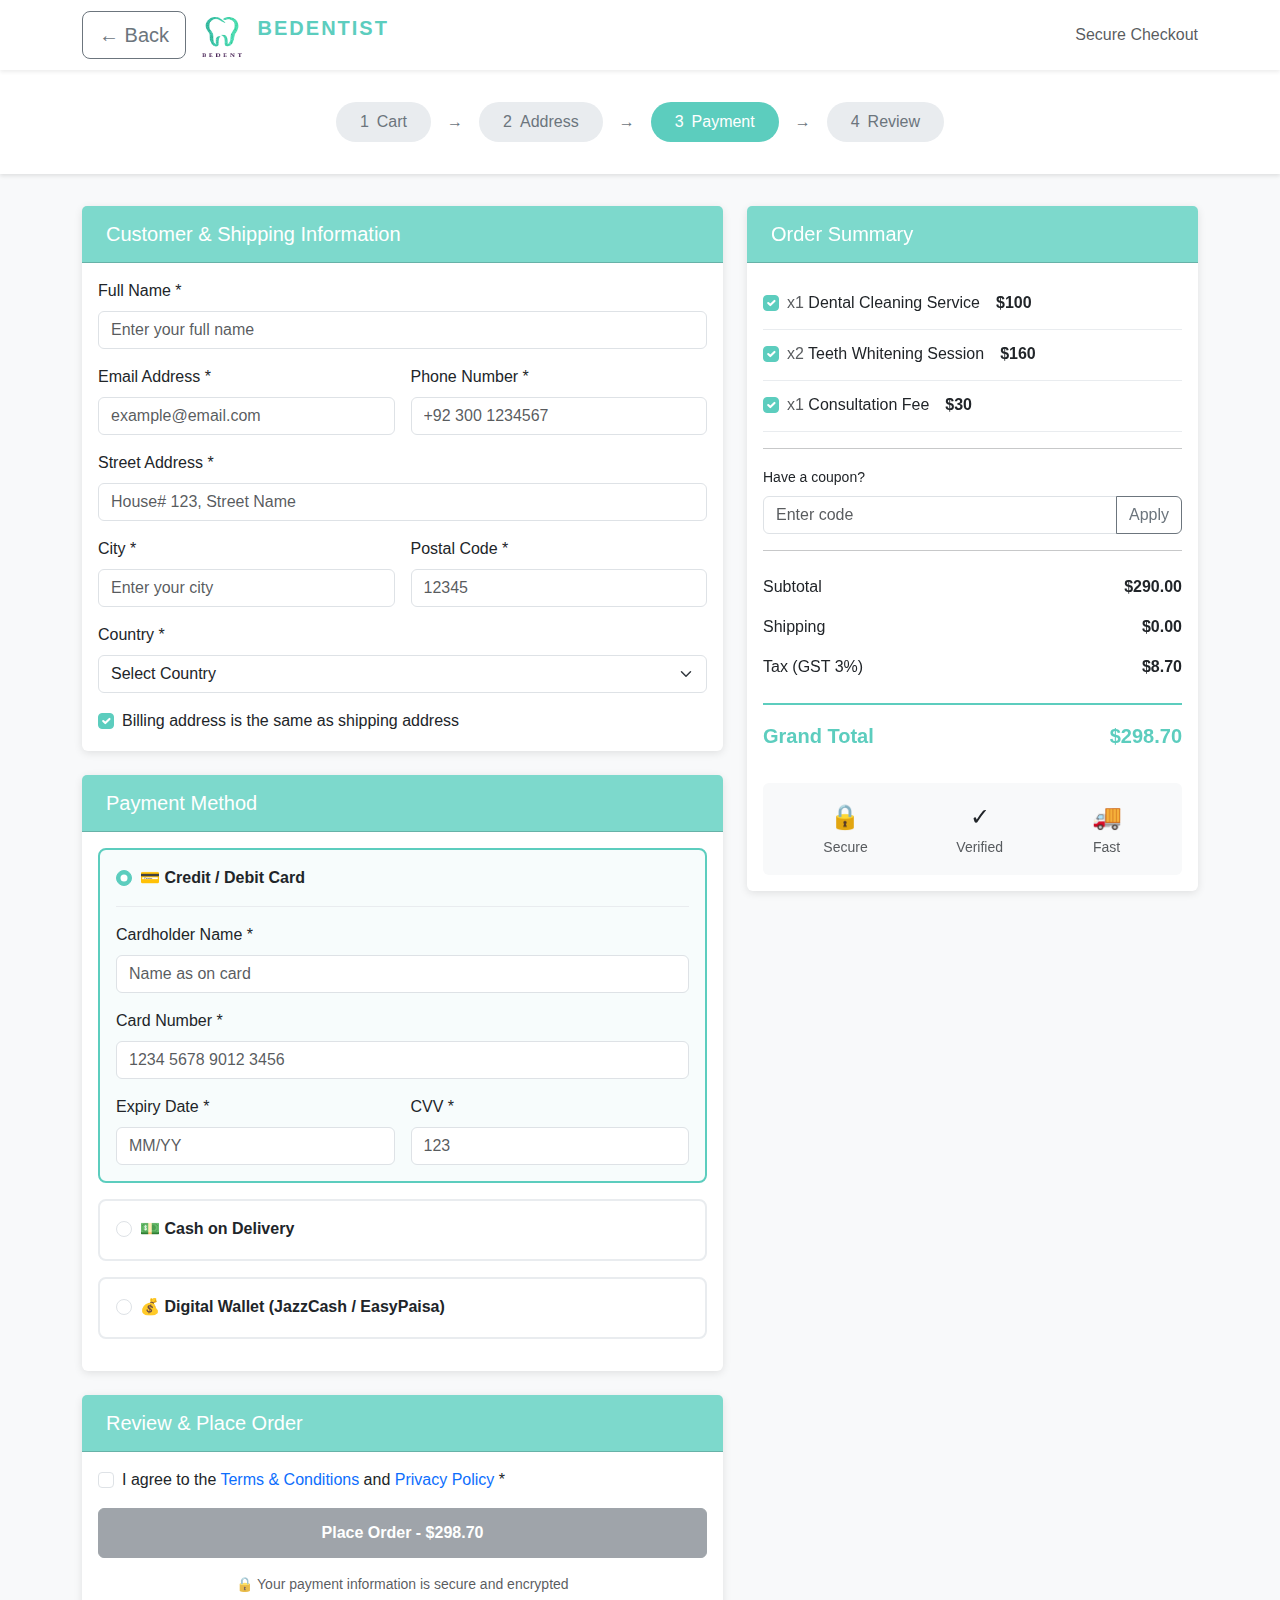
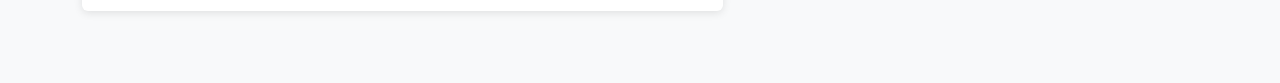
<file: Assignment1-Checkout-Page/checkout.html>
<!DOCTYPE html>
<html lang="en">
<head>
    <meta charset="UTF-8">
    <meta name="viewport" content="width=device-width, initial-scale=1.0">
    <title>Checkout - BeDentist</title>
    <!-- Bootstrap 5 CSS -->
    <link href="https://cdn.jsdelivr.net/npm/bootstrap@5.3.2/dist/css/bootstrap.min.css" rel="stylesheet">
    <!-- Custom CSS -->
    <style>
        :root {
            --bedentist-teal: #5ccdbe;
            --bedentist-green: #7dd9cc;
        }
        
        body {
            background-color: #f8f9fa;
            font-family: 'Segoe UI', Tahoma, Geneva, Verdana, sans-serif;
        }
        
        .navbar-brand {
            color: var(--bedentist-teal) !important;
            font-weight: 700;
            letter-spacing: 2px;
        }
        
        .progress-header {
            background: white;
            padding: 2rem 0;
            box-shadow: 0 2px 4px rgba(0,0,0,0.1);
            margin-bottom: 2rem;
        }
        
        .checkout-steps {
            display: flex;
            justify-content: center;
            align-items: center;
            gap: 1rem;
            flex-wrap: wrap;
        }
        
        .step {
            display: flex;
            align-items: center;
            gap: 0.5rem;
            padding: 0.5rem 1.5rem;
            border-radius: 50px;
            background: #e9ecef;
            color: #6c757d;
            font-weight: 500;
        }
        
        .step.active {
            background: var(--bedentist-teal);
            color: white;
        }
        
        .step-arrow {
            color: #6c757d;
        }
        
        .card {
            border: none;
            box-shadow: 0 2px 8px rgba(0,0,0,0.1);
            margin-bottom: 1.5rem;
        }
        
        .card-header {
            background: var(--bedentist-green);
            color: white;
            font-weight: 600;
            padding: 1rem 1.5rem;
        }
        
        .order-summary {
            position: sticky;
            top: 20px;
        }
        
        .product-item {
            display: flex;
            justify-content: space-between;
            padding: 0.75rem 0;
            border-bottom: 1px solid #e9ecef;
        }
        
        .product-item:last-child {
            border-bottom: none;
        }
        
        .product-info {
            display: flex;
            gap: 1rem;
            align-items: center;
        }
        
        .product-qty {
            background: #e9ecef;
            padding: 0.25rem 0.5rem;
            border-radius: 4px;
            font-size: 0.875rem;
        }
        
        .total-row {
            display: flex;
            justify-content: space-between;
            padding: 0.5rem 0;
        }
        
        .grand-total {
            font-size: 1.25rem;
            font-weight: 700;
            color: var(--bedentist-teal);
            border-top: 2px solid var(--bedentist-teal);
            padding-top: 1rem;
            margin-top: 1rem;
        }
        
        .btn-primary {
            background: var(--bedentist-teal);
            border-color: var(--bedentist-teal);
            padding: 0.75rem 2rem;
            font-weight: 600;
        }
        
        .btn-primary:hover {
            background: #4ab8a9;
            border-color: #4ab8a9;
        }
        
        .btn-primary:disabled {
            background: #6c757d;
            border-color: #6c757d;
        }
        
        .form-check-input:checked {
            background-color: var(--bedentist-teal);
            border-color: var(--bedentist-teal);
        }
        
        .payment-option {
            border: 2px solid #e9ecef;
            border-radius: 8px;
            padding: 1rem;
            margin-bottom: 1rem;
            cursor: pointer;
            transition: all 0.3s;
        }
        
        .payment-option:hover {
            border-color: var(--bedentist-teal);
        }
        
        .payment-option.selected {
            border-color: var(--bedentist-teal);
            background: rgba(92, 205, 190, 0.05);
        }
        
        .card-details {
            display: none;
            margin-top: 1rem;
            padding-top: 1rem;
            border-top: 1px solid #e9ecef;
        }
        
        .card-details.show {
            display: block;
        }
        
        @media (max-width: 991px) {
            .order-summary {
                position: static;
                margin-top: 2rem;
            }
        }
    </style>
</head>
<body>
    <!-- Header -->
    <nav class="navbar navbar-light bg-white shadow-sm">
        <div class="container">
            <div class="d-flex align-items-center gap-3">
                <a href="../index.html" class="btn btn-outline-secondary btn-lg">
                    ← Back
                </a>
                <a class="navbar-brand mb-0" href="../index.html">
                    <img src="../images/logo-tooth.png" alt="Logo" width="40" height="40" class="d-inline-block align-text-top me-2">
                    BEDENTIST
                </a>
            </div>
            <span class="text-muted d-none d-md-inline">Secure Checkout</span>
        </div>
    </nav>

    <!-- Progress Header -->
    <div class="progress-header">
        <div class="container">
            <div class="checkout-steps">
                <div class="step">
                    <span>1</span>
                    <span>Cart</span>
                </div>
                <span class="step-arrow">→</span>
                <div class="step">
                    <span>2</span>
                    <span>Address</span>
                </div>
                <span class="step-arrow">→</span>
                <div class="step active">
                    <span>3</span>
                    <span>Payment</span>
                </div>
                <span class="step-arrow">→</span>
                <div class="step">
                    <span>4</span>
                    <span>Review</span>
                </div>
            </div>
        </div>
    </div>

    <!-- Main Content -->
    <div class="container mb-5">
        <div class="row g-4">
            <!-- Left Column - Forms -->
            <div class="col-12 col-lg-7">
                <!-- Customer & Shipping Information -->
                <div class="card">
                    <div class="card-header">
                        <h5 class="mb-0">Customer & Shipping Information</h5>
                    </div>
                    <div class="card-body">
                        <form id="checkoutForm" class="needs-validation" novalidate>
                            <div class="row g-3">
                                <div class="col-12">
                                    <label for="fullName" class="form-label">Full Name *</label>
                                    <input type="text" class="form-control" id="fullName" placeholder="Enter your full name" required minlength="3" pattern="[A-Za-z\s]+" aria-describedby="nameHelp">
                                    <div class="invalid-feedback">Please enter your full name (minimum 3 characters, letters only).</div>
                                </div>

                                <div class="col-md-6">
                                    <label for="email" class="form-label">Email Address *</label>
                                    <input type="email" class="form-control" id="email" placeholder="example@email.com" required pattern="[a-z0-9._%+-]+@[a-z0-9.-]+\.[a-z]{2,}$" aria-describedby="emailHelp">
                                    <div class="invalid-feedback">Please enter a valid email address with @ symbol.</div>
                                </div>

                                <div class="col-md-6">
                                    <label for="phone" class="form-label">Phone Number *</label>
                                    <input type="tel" class="form-control" id="phone" placeholder="+92 300 1234567" required pattern="[0-9+\s-]+" minlength="10">
                                    <div class="invalid-feedback">Please enter a valid phone number (minimum 10 digits).</div>
                                </div>

                                <div class="col-12">
                                    <label for="address" class="form-label">Street Address *</label>
                                    <input type="text" class="form-control" id="address" placeholder="House# 123, Street Name" required minlength="5">
                                    <div class="invalid-feedback">Please enter your complete address.</div>
                                </div>

                                <div class="col-md-6">
                                    <label for="city" class="form-label">City *</label>
                                    <input type="text" class="form-control" id="city" placeholder="Enter your city" required minlength="2">
                                    <div class="invalid-feedback">Please enter your city.</div>
                                </div>

                                <div class="col-md-6">
                                    <label for="postalCode" class="form-label">Postal Code *</label>
                                    <input type="text" class="form-control" id="postalCode" placeholder="12345" required pattern="[0-9]{4,6}" minlength="4" maxlength="6">
                                    <div class="invalid-feedback">Please enter a valid postal code (4-6 digits).</div>
                                </div>

                                <div class="col-12">
                                    <label for="country" class="form-label">Country *</label>
                                    <select class="form-select" id="country" required>
                                        <option value="">Select Country</option>
                                        <option value="PK">Pakistan</option>
                                        <option value="US">United States</option>
                                        <option value="UK">United Kingdom</option>
                                        <option value="CA">Canada</option>
                                        <option value="AU">Australia</option>
                                        <option value="AE">UAE</option>
                                        <option value="SA">Saudi Arabia</option>
                                    </select>
                                    <div class="invalid-feedback">Please select a country.</div>
                                </div>

                                <div class="col-12">
                                    <div class="form-check">
                                        <input class="form-check-input" type="checkbox" id="billingSame" checked>
                                        <label class="form-check-label" for="billingSame">
                                            Billing address is the same as shipping address
                                        </label>
                                    </div>
                                </div>
                            </div>
                        </form>
                    </div>
                </div>

                <!-- Payment Section -->
                <div class="card">
                    <div class="card-header">
                        <h5 class="mb-0">Payment Method</h5>
                    </div>
                    <div class="card-body">
                        <!-- Credit/Debit Card -->
                        <div class="payment-option" id="cardOption" onclick="selectPayment('card')">
                            <div class="form-check">
                                <input class="form-check-input" type="radio" name="paymentMethod" id="paymentCard" value="card" checked>
                                <label class="form-check-label fw-bold" for="paymentCard">
                                    💳 Credit / Debit Card
                                </label>
                            </div>
                            <div class="card-details show" id="cardDetails">
                                <div class="row g-3">
                                    <div class="col-12">
                                        <label for="cardHolder" class="form-label">Cardholder Name *</label>
                                        <input type="text" class="form-control" id="cardHolder" placeholder="Name as on card" pattern="[A-Za-z\s]+">
                                        <div class="invalid-feedback">Please enter cardholder name.</div>
                                    </div>
                                    <div class="col-12">
                                        <label for="cardNumber" class="form-label">Card Number *</label>
                                        <input type="text" class="form-control" id="cardNumber" placeholder="1234 5678 9012 3456" maxlength="19" pattern="[0-9\s]+">
                                        <div class="invalid-feedback">Please enter a valid card number (13-19 digits).</div>
                                    </div>
                                    <div class="col-md-6">
                                        <label for="cardExpiry" class="form-label">Expiry Date *</label>
                                        <input type="text" class="form-control" id="cardExpiry" placeholder="MM/YY" maxlength="5" pattern="[0-9/]+">
                                        <div class="invalid-feedback">Please enter expiry date (MM/YY).</div>
                                    </div>
                                    <div class="col-md-6">
                                        <label for="cardCVV" class="form-label">CVV *</label>
                                        <input type="text" class="form-control" id="cardCVV" placeholder="123" maxlength="4" pattern="[0-9]{3,4}">
                                        <div class="invalid-feedback">Please enter CVV (3-4 digits).</div>
                                    </div>
                                </div>
                            </div>
                        </div>

                        <!-- Cash on Delivery -->
                        <div class="payment-option" id="codOption" onclick="selectPayment('cod')">
                            <div class="form-check">
                                <input class="form-check-input" type="radio" name="paymentMethod" id="paymentCOD" value="cod">
                                <label class="form-check-label fw-bold" for="paymentCOD">
                                    💵 Cash on Delivery
                                </label>
                            </div>
                        </div>

                        <!-- Digital Wallet -->
                        <div class="payment-option" id="walletOption" onclick="selectPayment('wallet')">
                            <div class="form-check">
                                <input class="form-check-input" type="radio" name="paymentMethod" id="paymentWallet" value="wallet">
                                <label class="form-check-label fw-bold" for="paymentWallet">
                                    💰 Digital Wallet (JazzCash / EasyPaisa)
                                </label>
                            </div>
                        </div>
                    </div>
                </div>

                <!-- Review & Place Order -->
                <div class="card">
                    <div class="card-header">
                        <h5 class="mb-0">Review & Place Order</h5>
                    </div>
                    <div class="card-body">
                        <div class="form-check mb-3">
                            <input class="form-check-input" type="checkbox" id="termsCheck" required onchange="togglePlaceOrder()">
                            <label class="form-check-label" for="termsCheck">
                                I agree to the <a href="#" class="text-decoration-none">Terms & Conditions</a> and <a href="#" class="text-decoration-none">Privacy Policy</a> *
                            </label>
                            <div class="invalid-feedback d-block" id="termsError" style="display: none !important;">
                                You must agree to the terms and conditions.
                            </div>
                        </div>
                        <button type="button" class="btn btn-primary w-100" id="placeOrderBtn" disabled>
                            Place Order - <span id="orderBtnTotal">$298.70</span>
                        </button>
                        <p class="text-muted text-center mt-3 mb-0 small">
                            🔒 Your payment information is secure and encrypted
                        </p>
                    </div>
                </div>
            </div>

            <!-- Right Column - Order Summary -->
            <div class="col-12 col-lg-5">
                <div class="order-summary">
                    <div class="card">
                        <div class="card-header">
                            <h5 class="mb-0">Order Summary</h5>
                        </div>
                        <div class="card-body">
                            <!-- Products -->
                            <div class="product-item">
                                <div class="form-check">
                                    <input class="form-check-input item-checkbox" type="checkbox" id="item1" data-price="100" data-qty="1" checked>
                                    <label class="form-check-label" for="item1">
                                        <div class="d-flex justify-content-between w-100">
                                            <span><span class="text-muted">x1</span> Dental Cleaning Service</span>
                                            <span class="fw-bold ms-3">$100</span>
                                        </div>
                                    </label>
                                </div>
                            </div>
                            <div class="product-item">
                                <div class="form-check">
                                    <input class="form-check-input item-checkbox" type="checkbox" id="item2" data-price="160" data-qty="2" checked>
                                    <label class="form-check-label" for="item2">
                                        <div class="d-flex justify-content-between w-100">
                                            <span><span class="text-muted">x2</span> Teeth Whitening Session</span>
                                            <span class="fw-bold ms-3">$160</span>
                                        </div>
                                    </label>
                                </div>
                            </div>
                            <div class="product-item">
                                <div class="form-check">
                                    <input class="form-check-input item-checkbox" type="checkbox" id="item3" data-price="30" data-qty="1" checked>
                                    <label class="form-check-label" for="item3">
                                        <div class="d-flex justify-content-between w-100">
                                            <span><span class="text-muted">x1</span> Consultation Fee</span>
                                            <span class="fw-bold ms-3">$30</span>
                                        </div>
                                    </label>
                                </div>
                            </div>

                            <hr class="my-3">

                            <!-- Apply Coupon -->
                            <div class="mb-3">
                                <label for="couponCode" class="form-label small">Have a coupon?</label>
                                <div class="input-group">
                                    <input type="text" class="form-control" id="couponCode" placeholder="Enter code">
                                    <button class="btn btn-outline-secondary" type="button">Apply</button>
                                </div>
                            </div>

                            <hr class="my-3">

                            <!-- Totals -->
                            <div class="total-row">
                                <span>Subtotal</span>
                                <span class="fw-semibold" id="subtotalAmount">$290.00</span>
                            </div>
                            <div class="total-row">
                                <span>Shipping</span>
                                <span class="fw-semibold" id="shippingAmount">$0.00</span>
                            </div>
                            <div class="total-row">
                                <span>Tax (GST 3%)</span>
                                <span class="fw-semibold" id="taxAmount">$8.70</span>
                            </div>
                            
                            <div class="total-row grand-total">
                                <span>Grand Total</span>
                                <span id="grandTotalAmount">$298.70</span>
                            </div>

                            <!-- Trust Badges -->
                            <div class="mt-4 p-3 bg-light rounded">
                                <div class="d-flex justify-content-around text-center">
                                    <div>
                                        <div class="fs-4">🔒</div>
                                        <small class="text-muted">Secure</small>
                                    </div>
                                    <div>
                                        <div class="fs-4">✓</div>
                                        <small class="text-muted">Verified</small>
                                    </div>
                                    <div>
                                        <div class="fs-4">🚚</div>
                                        <small class="text-muted">Fast</small>
                                    </div>
                                </div>
                            </div>
                        </div>
                    </div>
                </div>
            </div>
        </div>
    </div>

    <!-- Bootstrap 5 JS Bundle -->
    <script src="https://cdn.jsdelivr.net/npm/bootstrap@5.3.2/dist/js/bootstrap.bundle.min.js"></script>
    
    <!-- jQuery -->
    <script src="https://code.jquery.com/jquery-3.7.1.min.js"></script>
    
    <!-- Custom JavaScript with jQuery Validation -->
    <script>
        $(document).ready(function() {
            // Payment method selection
            window.selectPayment = function(method) {
                $('.payment-option').removeClass('selected');
                $('.card-details').removeClass('show');
                $('#' + method + 'Option').addClass('selected');
                $('#payment' + method.charAt(0).toUpperCase() + method.slice(1)).prop('checked', true);
                
                if (method === 'card') {
                    $('#cardDetails').addClass('show');
                    // Make card fields required
                    $('#cardHolder, #cardNumber, #cardExpiry, #cardCVV').attr('required', true);
                } else {
                    // Remove required from card fields
                    $('#cardHolder, #cardNumber, #cardExpiry, #cardCVV').attr('required', false);
                    $('#cardHolder, #cardNumber, #cardExpiry, #cardCVV').removeClass('is-invalid is-valid');
                }
            };

            // Toggle Place Order button
            window.togglePlaceOrder = function() {
                const termsCheck = $('#termsCheck').is(':checked');
                $('#placeOrderBtn').prop('disabled', !termsCheck);
                
                if (termsCheck) {
                    $('#termsCheck').removeClass('is-invalid').addClass('is-valid');
                    $('#termsError').hide();
                } else {
                    $('#termsCheck').removeClass('is-valid');
                }
            };

            // Card number formatting (auto-format with spaces)
            $('#cardNumber').on('input', function(e) {
                let value = $(this).val().replace(/\s/g, '').replace(/\D/g, '');
                let formattedValue = value.match(/.{1,4}/g)?.join(' ') || value;
                $(this).val(formattedValue);
            });

            // Expiry date formatting (auto-format MM/YY)
            $('#cardExpiry').on('input', function(e) {
                let value = $(this).val().replace(/\D/g, '');
                if (value.length >= 2) {
                    value = value.slice(0, 2) + '/' + value.slice(2, 4);
                }
                $(this).val(value);
            });

            // CVV - numbers only
            $('#cardCVV').on('input', function(e) {
                $(this).val($(this).val().replace(/\D/g, ''));
            });

            // Phone - format nicely
            $('#phone').on('input', function(e) {
                let value = $(this).val();
                // Keep only numbers, +, -, and spaces
                $(this).val(value.replace(/[^0-9+\s-]/g, ''));
            });

            // Postal code - numbers only
            $('#postalCode').on('input', function(e) {
                $(this).val($(this).val().replace(/\D/g, ''));
            });

            // Initialize first payment option
            selectPayment('card');

            // ==================== VALIDATION FUNCTIONS ====================
            
            // Validate Full Name
            function validateFullName() {
                const $input = $('#fullName');
                const value = $input.val().trim();
                
                $input.val(value); // Update with trimmed value
                
                if (value === '') {
                    showError($input, 'Please enter your full name.');
                    return false;
                } else if (value.length < 3) {
                    showError($input, 'Name must be at least 3 characters long.');
                    return false;
                } else if (!/^[a-zA-Z\s]+$/.test(value)) {
                    showError($input, 'Name should only contain letters and spaces.');
                    return false;
                } else {
                    showSuccess($input);
                    return true;
                }
            }

            // Validate Email
            function validateEmail() {
                const $input = $('#email');
                const value = $input.val().trim().toLowerCase();
                const emailRegex = /^[a-z0-9._%+-]+@[a-z0-9.-]+\.[a-z]{2,}$/;
                
                $input.val(value); // Update with trimmed lowercase value
                
                if (value === '') {
                    showError($input, 'Please enter your email address.');
                    return false;
                } else if (!value.includes('@')) {
                    showError($input, 'Email must contain @ symbol.');
                    return false;
                } else if (!emailRegex.test(value)) {
                    showError($input, 'Please enter a valid email address (e.g., example@email.com).');
                    return false;
                } else {
                    showSuccess($input);
                    return true;
                }
            }

            // Validate Phone
            function validatePhone() {
                const $input = $('#phone');
                const value = $input.val().trim();
                const digitsOnly = value.replace(/\D/g, '');
                
                if (value === '') {
                    showError($input, 'Please enter your phone number.');
                    return false;
                } else if (digitsOnly.length < 10) {
                    showError($input, 'Phone number must be at least 10 digits.');
                    return false;
                } else {
                    showSuccess($input);
                    return true;
                }
            }

            // Validate Address
            function validateAddress() {
                const $input = $('#address');
                const value = $input.val().trim();
                
                $input.val(value);
                
                if (value === '') {
                    showError($input, 'Please enter your street address.');
                    return false;
                } else if (value.length < 5) {
                    showError($input, 'Please enter a complete address.');
                    return false;
                } else {
                    showSuccess($input);
                    return true;
                }
            }

            // Validate City
            function validateCity() {
                const $input = $('#city');
                const value = $input.val().trim();
                
                $input.val(value);
                
                if (value === '') {
                    showError($input, 'Please enter your city.');
                    return false;
                } else if (value.length < 2) {
                    showError($input, 'Please enter a valid city name.');
                    return false;
                } else {
                    showSuccess($input);
                    return true;
                }
            }

            // Validate Postal Code
            function validatePostalCode() {
                const $input = $('#postalCode');
                const value = $input.val().trim();
                
                if (value === '') {
                    showError($input, 'Please enter your postal code.');
                    return false;
                } else if (!/^\d{4,6}$/.test(value)) {
                    showError($input, 'Postal code must be 4-6 digits.');
                    return false;
                } else {
                    showSuccess($input);
                    return true;
                }
            }

            // Validate Country
            function validateCountry() {
                const $input = $('#country');
                const value = $input.val();
                
                if (value === '' || value === 'Select Country') {
                    showError($input, 'Please select your country.');
                    return false;
                } else {
                    showSuccess($input);
                    return true;
                }
            }

            // Validate Payment Method
            function validatePaymentMethod() {
                const isSelected = $('input[name="paymentMethod"]:checked').length > 0;
                
                if (!isSelected) {
                    return false;
                } else {
                    // If card is selected, validate card fields
                    if ($('#paymentCard').is(':checked')) {
                        return validateCardFields();
                    }
                    return true;
                }
            }

            // Validate Card Fields
            function validateCardFields() {
                let isValid = true;
                
                // Only validate if card payment is selected
                if (!$('#paymentCard').is(':checked')) {
                    return true;
                }
                
                // Card Number
                const $cardNumber = $('#cardNumber');
                const cardValue = $cardNumber.val().replace(/\s/g, '');
                if (cardValue === '') {
                    showError($cardNumber, 'Please enter card number.');
                    isValid = false;
                } else if (cardValue.length < 13 || cardValue.length > 19) {
                    showError($cardNumber, 'Card number must be 13-19 digits.');
                    isValid = false;
                } else if (!/^\d+$/.test(cardValue)) {
                    showError($cardNumber, 'Card number should contain only digits.');
                    isValid = false;
                } else {
                    showSuccess($cardNumber);
                }
                
                // Card Holder Name
                const $cardHolder = $('#cardHolder');
                const holderValue = $cardHolder.val().trim();
                if (holderValue === '') {
                    showError($cardHolder, 'Please enter cardholder name.');
                    isValid = false;
                } else if (!/^[a-zA-Z\s]+$/.test(holderValue)) {
                    showError($cardHolder, 'Cardholder name should only contain letters.');
                    isValid = false;
                } else {
                    showSuccess($cardHolder);
                }
                
                // Expiry Date
                const $cardExpiry = $('#cardExpiry');
                const expiryValue = $cardExpiry.val();
                if (expiryValue === '') {
                    showError($cardExpiry, 'Please enter expiry date.');
                    isValid = false;
                } else if (!/^\d{2}\/\d{2}$/.test(expiryValue)) {
                    showError($cardExpiry, 'Expiry must be in MM/YY format.');
                    isValid = false;
                } else {
                    // Validate month (01-12)
                    const month = parseInt(expiryValue.substring(0, 2));
                    if (month < 1 || month > 12) {
                        showError($cardExpiry, 'Invalid month (must be 01-12).');
                        isValid = false;
                    } else {
                        showSuccess($cardExpiry);
                    }
                }
                
                // CVV
                const $cardCVV = $('#cardCVV');
                const cvvValue = $cardCVV.val();
                if (cvvValue === '') {
                    showError($cardCVV, 'Please enter CVV.');
                    isValid = false;
                } else if (!/^\d{3,4}$/.test(cvvValue)) {
                    showError($cardCVV, 'CVV must be 3 or 4 digits.');
                    isValid = false;
                } else {
                    showSuccess($cardCVV);
                }
                
                return isValid;
            }

            // Validate Terms Checkbox
            function validateTerms() {
                const $checkbox = $('#termsCheck');
                
                if (!$checkbox.is(':checked')) {
                    $checkbox.removeClass('is-valid').addClass('is-invalid');
                    $('#termsError').show().css('display', 'block');
                    return false;
                } else {
                    $checkbox.removeClass('is-invalid').addClass('is-valid');
                    $('#termsError').hide();
                    return true;
                }
            }

            // Show Error
            function showError($input, message) {
                $input.removeClass('is-valid').addClass('is-invalid');
                
                let $feedback = $input.siblings('.invalid-feedback');
                if ($feedback.length === 0) {
                    $input.after('<div class="invalid-feedback"></div>');
                    $feedback = $input.siblings('.invalid-feedback');
                }
                $feedback.text(message).show();
            }

            // Show Success
            function showSuccess($input) {
                $input.removeClass('is-invalid').addClass('is-valid');
                $input.siblings('.invalid-feedback').hide();
            }

            // Real-time validation on input/blur
            $('#fullName').on('blur keyup', function() {
                if ($(this).val().length > 0) validateFullName();
            });
            
            $('#email').on('blur keyup', function() {
                if ($(this).val().length > 0) validateEmail();
            });
            
            $('#phone').on('blur keyup', function() {
                if ($(this).val().length > 0) validatePhone();
            });
            
            $('#address').on('blur keyup', function() {
                if ($(this).val().length > 0) validateAddress();
            });
            
            $('#city').on('blur keyup', function() {
                if ($(this).val().length > 0) validateCity();
            });
            
            $('#postalCode').on('blur keyup', function() {
                if ($(this).val().length > 0) validatePostalCode();
            });
            
            $('#country').on('change blur', validateCountry);
            
            // Card field validation on blur/keyup
            $('#cardHolder').on('blur keyup', function() {
                if ($('#paymentCard').is(':checked') && $(this).val().length > 0) {
                    validateCardFields();
                }
            });
            
            $('#cardNumber').on('blur keyup', function() {
                if ($('#paymentCard').is(':checked') && $(this).val().length > 0) {
                    validateCardFields();
                }
            });
            
            $('#cardExpiry').on('blur keyup', function() {
                if ($('#paymentCard').is(':checked') && $(this).val().length > 0) {
                    validateCardFields();
                }
            });
            
            $('#cardCVV').on('blur keyup', function() {
                if ($('#paymentCard').is(':checked') && $(this).val().length > 0) {
                    validateCardFields();
                }
            });

            // Payment method change validation
            $('input[name="paymentMethod"]').on('change', validatePaymentMethod);

            // Form submission
            $('#placeOrderBtn').on('click', function(e) {
                e.preventDefault();
                
                // Validate all fields
                const isFullNameValid = validateFullName();
                const isEmailValid = validateEmail();
                const isPhoneValid = validatePhone();
                const isAddressValid = validateAddress();
                const isCityValid = validateCity();
                const isPostalCodeValid = validatePostalCode();
                const isCountryValid = validateCountry();
                const isPaymentValid = validatePaymentMethod();
                const isTermsValid = validateTerms();
                
                // Check if all validations passed
                const isFormValid = isFullNameValid && isEmailValid && isPhoneValid && 
                                   isAddressValid && isCityValid && isPostalCodeValid && 
                                   isCountryValid && isPaymentValid && isTermsValid;
                
                if (isFormValid) {
                    // Form is valid, show success message
                    alert('✅ Order placed successfully!\n\nThank you for your purchase. You will receive a confirmation email shortly.');
                    
                    // Optional: Reset form or redirect
                    // $('#checkoutForm')[0].reset();
                    // window.location.href = 'thank-you.html';
                } else {
                    // Show error message
                    alert('❌ Please fill in all required fields correctly before placing your order.');
                    
                    // Scroll to first error
                    const $firstError = $('.is-invalid').first();
                    if ($firstError.length > 0) {
                        $('html, body').animate({
                            scrollTop: $firstError.offset().top - 100
                        }, 500);
                        
                        // Focus on first error field
                        $firstError.focus();
                    }
                }
            });
        });
    </script>
</body>
</html>
</file>
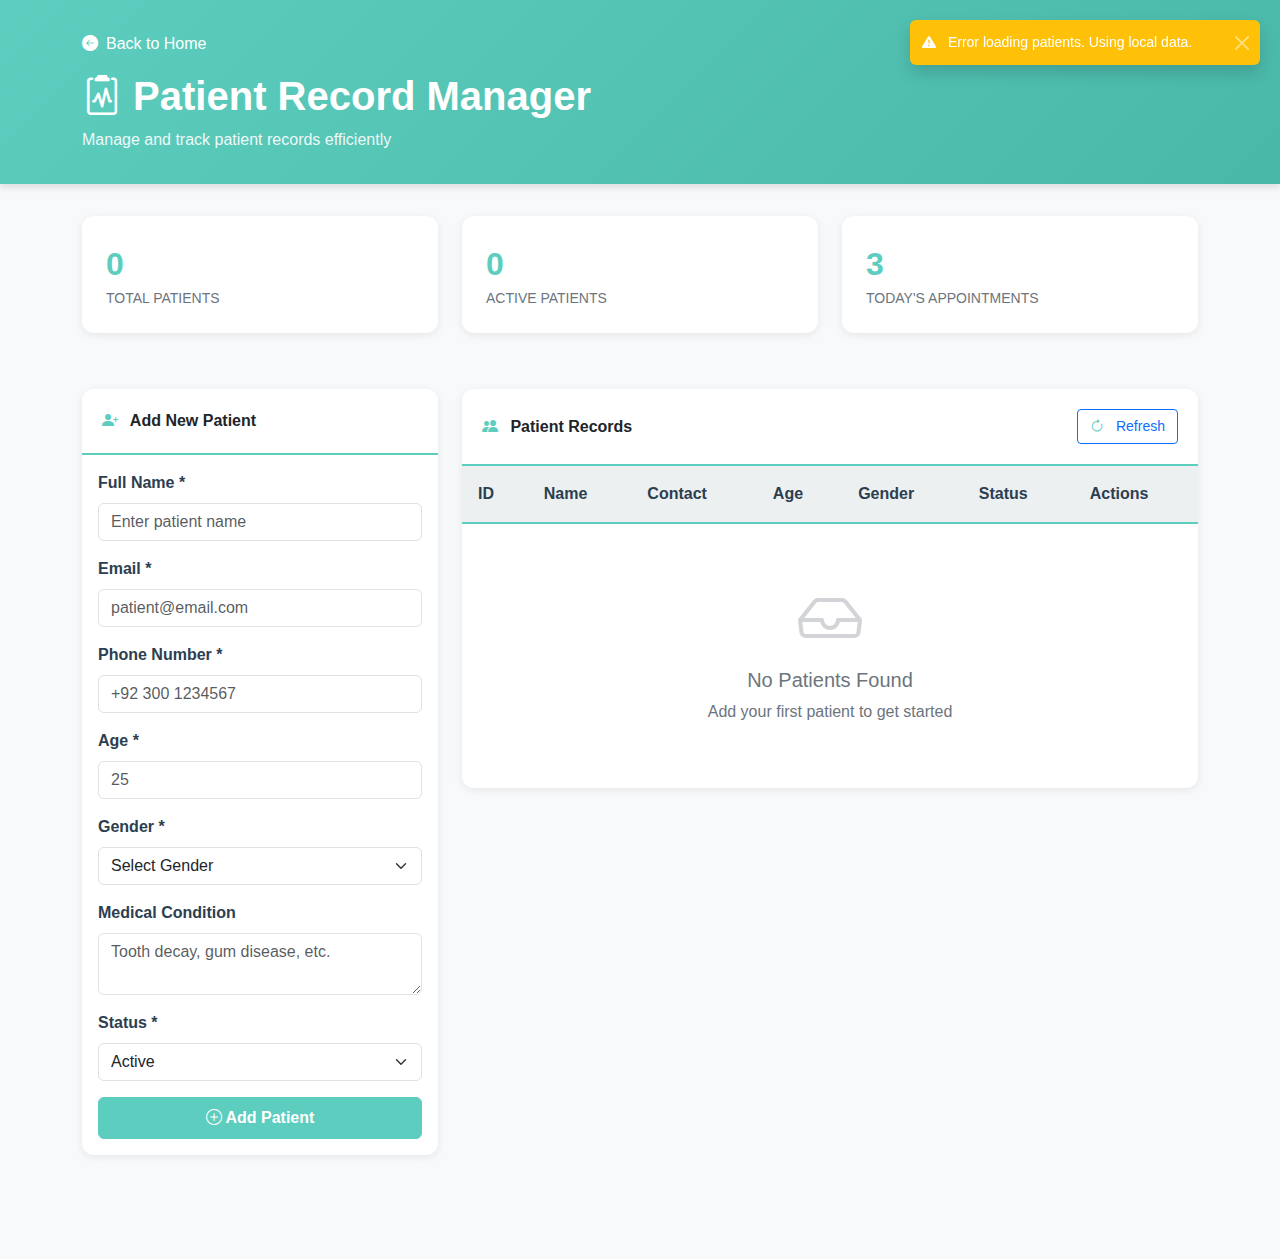
<file: Assignment2-Single Page CRUD App/patient-manager.html>
<!DOCTYPE html>
<html lang="en">
<head>
    <meta charset="UTF-8">
    <meta name="viewport" content="width=device-width, initial-scale=1.0">
    <title>Patient Record Manager | BeDentist</title>
    
    <!-- Bootstrap 5 CSS -->
    <link href="https://cdn.jsdelivr.net/npm/bootstrap@5.3.2/dist/css/bootstrap.min.css" rel="stylesheet">
    
    <!-- Bootstrap Icons -->
    <link rel="stylesheet" href="https://cdn.jsdelivr.net/npm/bootstrap-icons@1.11.1/font/bootstrap-icons.css">
    
    <style>
        :root {
            --bedentist-teal: #5ccdbe;
            --bedentist-dark: #2c3e50;
            --bedentist-light: #ecf0f1;
        }

        body {
            background-color: #f8f9fa;
            font-family: 'Segoe UI', Tahoma, Geneva, Verdana, sans-serif;
        }

        .header {
            background: linear-gradient(135deg, var(--bedentist-teal) 0%, #4ab8a9 100%);
            color: white;
            padding: 2rem 0;
            margin-bottom: 2rem;
            box-shadow: 0 4px 6px rgba(0,0,0,0.1);
        }

        .header h1 {
            margin: 0;
            font-weight: 700;
        }

        .header p {
            margin: 0.5rem 0 0;
            opacity: 0.9;
        }

        .back-btn {
            color: white;
            text-decoration: none;
            display: inline-flex;
            align-items: center;
            gap: 0.5rem;
            margin-bottom: 1rem;
            transition: opacity 0.3s;
        }

        .back-btn:hover {
            opacity: 0.8;
            color: white;
        }

        .card {
            border: none;
            border-radius: 12px;
            box-shadow: 0 2px 8px rgba(0,0,0,0.08);
            margin-bottom: 2rem;
        }

        .card-header {
            background: white;
            border-bottom: 2px solid var(--bedentist-teal);
            font-weight: 600;
            padding: 1.25rem;
            border-radius: 12px 12px 0 0 !important;
        }

        .card-header i {
            color: var(--bedentist-teal);
            margin-right: 0.5rem;
        }

        .btn-primary {
            background-color: var(--bedentist-teal);
            border-color: var(--bedentist-teal);
            font-weight: 600;
            padding: 0.5rem 1.5rem;
        }

        .btn-primary:hover {
            background-color: #4ab8a9;
            border-color: #4ab8a9;
        }

        .btn-primary:disabled {
            background-color: #6c757d;
            border-color: #6c757d;
        }

        .table {
            margin-bottom: 0;
        }

        .table thead th {
            background-color: var(--bedentist-light);
            color: var(--bedentist-dark);
            font-weight: 600;
            border-bottom: 2px solid var(--bedentist-teal);
            padding: 1rem;
        }

        .table tbody tr {
            transition: background-color 0.2s;
        }

        .table tbody tr:hover {
            background-color: rgba(92, 205, 190, 0.05);
        }

        .badge {
            padding: 0.5rem 0.75rem;
            font-weight: 500;
        }

        .badge-active {
            background-color: #28a745;
        }

        .badge-inactive {
            background-color: #6c757d;
        }

        .action-buttons {
            display: flex;
            gap: 0.5rem;
        }

        .btn-sm {
            padding: 0.375rem 0.75rem;
        }

        .loading-overlay {
            position: fixed;
            top: 0;
            left: 0;
            right: 0;
            bottom: 0;
            background: rgba(0,0,0,0.5);
            display: none;
            justify-content: center;
            align-items: center;
            z-index: 9999;
        }

        .loading-overlay.show {
            display: flex;
        }

        .spinner-border {
            width: 3rem;
            height: 3rem;
            border-width: 0.3rem;
        }

        .stats-card {
            background: white;
            border-radius: 12px;
            padding: 1.5rem;
            box-shadow: 0 2px 8px rgba(0,0,0,0.08);
            margin-bottom: 2rem;
        }

        .stats-card .number {
            font-size: 2rem;
            font-weight: 700;
            color: var(--bedentist-teal);
        }

        .stats-card .label {
            color: #6c757d;
            font-size: 0.875rem;
            text-transform: uppercase;
        }

        .empty-state {
            text-align: center;
            padding: 3rem 1rem;
            color: #6c757d;
        }

        .empty-state i {
            font-size: 4rem;
            margin-bottom: 1rem;
            opacity: 0.3;
        }

        .toast-container {
            position: fixed;
            top: 20px;
            right: 20px;
            z-index: 10000;
        }

        .form-label {
            font-weight: 600;
            color: var(--bedentist-dark);
            margin-bottom: 0.5rem;
        }

        .form-control:focus,
        .form-select:focus {
            border-color: var(--bedentist-teal);
            box-shadow: 0 0 0 0.2rem rgba(92, 205, 190, 0.25);
        }

        .patient-info {
            display: grid;
            grid-template-columns: repeat(auto-fit, minmax(200px, 1fr));
            gap: 1rem;
            margin-bottom: 1rem;
        }

        .info-item {
            padding: 0.75rem;
            background: var(--bedentist-light);
            border-radius: 8px;
        }

        .info-item .label {
            font-size: 0.75rem;
            color: #6c757d;
            text-transform: uppercase;
            margin-bottom: 0.25rem;
        }

        .info-item .value {
            font-weight: 600;
            color: var(--bedentist-dark);
        }

        @media (max-width: 768px) {
            .table {
                font-size: 0.875rem;
            }

            .action-buttons {
                flex-direction: column;
            }

            .stats-card .number {
                font-size: 1.5rem;
            }
        }
    </style>
</head>
<body>
    <!-- Loading Overlay -->
    <div class="loading-overlay" id="loadingOverlay">
        <div class="spinner-border text-light" role="status">
            <span class="visually-hidden">Loading...</span>
        </div>
    </div>

    <!-- Toast Container -->
    <div class="toast-container" id="toastContainer"></div>

    <!-- Header -->
    <div class="header">
        <div class="container">
            <a href="../index.html" class="back-btn">
                <i class="bi bi-arrow-left-circle-fill"></i> Back to Home
            </a>
            <h1><i class="bi bi-clipboard2-pulse"></i> Patient Record Manager</h1>
            <p>Manage and track patient records efficiently</p>
        </div>
    </div>

    <!-- Main Content -->
    <div class="container mb-5">
        <!-- Statistics -->
        <div class="row mb-4">
            <div class="col-md-4">
                <div class="stats-card">
                    <div class="number" id="totalPatients">0</div>
                    <div class="label">Total Patients</div>
                </div>
            </div>
            <div class="col-md-4">
                <div class="stats-card">
                    <div class="number" id="activePatients">0</div>
                    <div class="label">Active Patients</div>
                </div>
            </div>
            <div class="col-md-4">
                <div class="stats-card">
                    <div class="number" id="todayAppointments">0</div>
                    <div class="label">Today's Appointments</div>
                </div>
            </div>
        </div>

        <div class="row">
            <!-- Patient Form -->
            <div class="col-lg-4 mb-4">
                <div class="card">
                    <div class="card-header">
                        <i class="bi bi-person-plus-fill"></i>
                        <span id="formTitle">Add New Patient</span>
                    </div>
                    <div class="card-body">
                        <form id="patientForm">
                            <input type="hidden" id="patientId">
                            <input type="hidden" id="editMode" value="false">
                            
                            <div class="mb-3">
                                <label for="patientName" class="form-label">Full Name *</label>
                                <input type="text" class="form-control" id="patientName" placeholder="Enter patient name" required>
                                <div class="invalid-feedback">Please enter patient name.</div>
                            </div>

                            <div class="mb-3">
                                <label for="patientEmail" class="form-label">Email *</label>
                                <input type="email" class="form-control" id="patientEmail" placeholder="patient@email.com" required>
                                <div class="invalid-feedback">Please enter valid email.</div>
                            </div>

                            <div class="mb-3">
                                <label for="patientPhone" class="form-label">Phone Number *</label>
                                <input type="tel" class="form-control" id="patientPhone" placeholder="+92 300 1234567" required>
                                <div class="invalid-feedback">Please enter phone number.</div>
                            </div>

                            <div class="mb-3">
                                <label for="patientAge" class="form-label">Age *</label>
                                <input type="number" class="form-control" id="patientAge" placeholder="25" min="1" max="120" required>
                                <div class="invalid-feedback">Please enter valid age.</div>
                            </div>

                            <div class="mb-3">
                                <label for="patientGender" class="form-label">Gender *</label>
                                <select class="form-select" id="patientGender" required>
                                    <option value="">Select Gender</option>
                                    <option value="Male">Male</option>
                                    <option value="Female">Female</option>
                                    <option value="Other">Other</option>
                                </select>
                                <div class="invalid-feedback">Please select gender.</div>
                            </div>

                            <div class="mb-3">
                                <label for="patientCondition" class="form-label">Medical Condition</label>
                                <textarea class="form-control" id="patientCondition" rows="2" placeholder="Tooth decay, gum disease, etc."></textarea>
                            </div>

                            <div class="mb-3">
                                <label for="patientStatus" class="form-label">Status *</label>
                                <select class="form-select" id="patientStatus" required>
                                    <option value="Active">Active</option>
                                    <option value="Inactive">Inactive</option>
                                </select>
                            </div>

                            <div class="d-grid gap-2">
                                <button type="submit" class="btn btn-primary" id="submitBtn">
                                    <i class="bi bi-plus-circle"></i> Add Patient
                                </button>
                                <button type="button" class="btn btn-outline-secondary" id="cancelBtn" style="display: none;">
                                    <i class="bi bi-x-circle"></i> Cancel
                                </button>
                            </div>
                        </form>
                    </div>
                </div>
            </div>

            <!-- Patient List -->
            <div class="col-lg-8">
                <div class="card">
                    <div class="card-header d-flex justify-content-between align-items-center">
                        <span>
                            <i class="bi bi-people-fill"></i> Patient Records
                        </span>
                        <button class="btn btn-sm btn-outline-primary" id="refreshBtn">
                            <i class="bi bi-arrow-clockwise"></i> Refresh
                        </button>
                    </div>
                    <div class="card-body p-0">
                        <div class="table-responsive">
                            <table class="table table-hover">
                                <thead>
                                    <tr>
                                        <th>ID</th>
                                        <th>Name</th>
                                        <th>Contact</th>
                                        <th>Age</th>
                                        <th>Gender</th>
                                        <th>Status</th>
                                        <th>Actions</th>
                                    </tr>
                                </thead>
                                <tbody id="patientTableBody">
                                    <!-- Patients will be loaded here -->
                                </tbody>
                            </table>
                        </div>
                        <div id="emptyState" class="empty-state" style="display: none;">
                            <i class="bi bi-inbox"></i>
                            <h5>No Patients Found</h5>
                            <p>Add your first patient to get started</p>
                        </div>
                    </div>
                </div>
            </div>
        </div>
    </div>

    <!-- View Patient Modal -->
    <div class="modal fade" id="viewPatientModal" tabindex="-1">
        <div class="modal-dialog modal-dialog-centered">
            <div class="modal-content">
                <div class="modal-header" style="background-color: var(--bedentist-teal); color: white;">
                    <h5 class="modal-title">
                        <i class="bi bi-person-badge"></i> Patient Details
                    </h5>
                    <button type="button" class="btn-close btn-close-white" data-bs-dismiss="modal"></button>
                </div>
                <div class="modal-body">
                    <div class="patient-info" id="patientDetails">
                        <!-- Patient details will be loaded here -->
                    </div>
                </div>
                <div class="modal-footer">
                    <button type="button" class="btn btn-secondary" data-bs-dismiss="modal">Close</button>
                </div>
            </div>
        </div>
    </div>

    <!-- Bootstrap 5 JS Bundle -->
    <script src="https://cdn.jsdelivr.net/npm/bootstrap@5.3.2/dist/js/bootstrap.bundle.min.js"></script>
    
    <!-- jQuery -->
    <script src="https://code.jquery.com/jquery-3.7.1.min.js"></script>
    
    <!-- Custom JavaScript -->
    <script>
        $(document).ready(function() {
            // API Configuration - Using JSONPlaceholder as base
            const API_BASE_URL = 'https://jsonplaceholder.typicode.com';
            const API_ENDPOINT = '/users'; // Using users endpoint for patient records
            
            // Local storage for simulating CRUD operations
            let patients = [];
            let nextId = 1;

            // Initialize
            loadPatients();

            // Load Patients (READ)
            function loadPatients() {
                showLoading(true);
                
                // First time: Load from API, then use localStorage
                const storedPatients = localStorage.getItem('bedentist_patients');
                
                if (storedPatients) {
                    patients = JSON.parse(storedPatients);
                    displayPatients();
                    updateStats();
                    showLoading(false);
                } else {
                    // Load initial data from API
                    $.ajax({
                        url: API_BASE_URL + API_ENDPOINT,
                        method: 'GET',
                        dataType: 'json',
                        success: function(data) {
                            // Transform API data to patient format
                            patients = data.slice(0, 5).map(user => ({
                                id: user.id,
                                name: user.name,
                                email: user.email,
                                phone: user.phone,
                                age: Math.floor(Math.random() * 50) + 20,
                                gender: Math.random() > 0.5 ? 'Male' : 'Female',
                                condition: 'Regular checkup',
                                status: 'Active'
                            }));
                            
                            nextId = patients.length + 1;
                            saveToStorage();
                            displayPatients();
                            updateStats();
                            showLoading(false);
                            showToast('Patients loaded successfully!', 'success');
                        },
                        error: function(xhr, status, error) {
                            showLoading(false);
                            showToast('Error loading patients. Using local data.', 'warning');
                            displayPatients();
                            updateStats();
                        }
                    });
                }
            }

            // Display Patients in Table
            function displayPatients() {
                const tbody = $('#patientTableBody');
                tbody.empty();

                if (patients.length === 0) {
                    $('#emptyState').show();
                    return;
                }

                $('#emptyState').hide();

                patients.forEach(patient => {
                    const statusClass = patient.status === 'Active' ? 'badge-active' : 'badge-inactive';
                    const row = `
                        <tr data-id="${patient.id}">
                            <td><strong>#${patient.id}</strong></td>
                            <td>
                                <strong>${patient.name}</strong>
                            </td>
                            <td>
                                <small class="text-muted d-block">
                                    <i class="bi bi-envelope"></i> ${patient.email}
                                </small>
                                <small class="text-muted">
                                    <i class="bi bi-telephone"></i> ${patient.phone}
                                </small>
                            </td>
                            <td>${patient.age}</td>
                            <td>${patient.gender}</td>
                            <td>
                                <span class="badge ${statusClass}">${patient.status}</span>
                            </td>
                            <td>
                                <div class="action-buttons">
                                    <button class="btn btn-sm btn-info text-white" onclick="viewPatient(${patient.id})" title="View Details">
                                        <i class="bi bi-eye"></i>
                                    </button>
                                    <button class="btn btn-sm btn-warning" onclick="editPatient(${patient.id})" title="Edit">
                                        <i class="bi bi-pencil"></i>
                                    </button>
                                    <button class="btn btn-sm btn-danger" onclick="deletePatient(${patient.id})" title="Delete">
                                        <i class="bi bi-trash"></i>
                                    </button>
                                </div>
                            </td>
                        </tr>
                    `;
                    tbody.append(row);
                });
            }

            // Create Patient (CREATE)
            $('#patientForm').on('submit', function(e) {
                e.preventDefault();

                // Validate form
                if (!this.checkValidity()) {
                    e.stopPropagation();
                    $(this).addClass('was-validated');
                    return;
                }

                const editMode = $('#editMode').val() === 'true';
                const patientData = {
                    name: $('#patientName').val().trim(),
                    email: $('#patientEmail').val().trim(),
                    phone: $('#patientPhone').val().trim(),
                    age: parseInt($('#patientAge').val()),
                    gender: $('#patientGender').val(),
                    condition: $('#patientCondition').val().trim(),
                    status: $('#patientStatus').val()
                };

                if (editMode) {
                    updatePatient(parseInt($('#patientId').val()), patientData);
                } else {
                    createPatient(patientData);
                }
            });

            // Create Patient
            function createPatient(patientData) {
                showLoading(true);

                // Simulate POST request
                $.ajax({
                    url: API_BASE_URL + API_ENDPOINT,
                    method: 'POST',
                    data: JSON.stringify(patientData),
                    contentType: 'application/json',
                    success: function(response) {
                        // Add to local array
                        const newPatient = {
                            id: nextId++,
                            ...patientData
                        };
                        
                        patients.unshift(newPatient); // Add to beginning
                        saveToStorage();
                        displayPatients();
                        updateStats();
                        resetForm();
                        showLoading(false);
                        showToast('Patient added successfully!', 'success');
                    },
                    error: function(xhr, status, error) {
                        showLoading(false);
                        showToast('Error adding patient. Please try again.', 'error');
                    }
                });
            }

            // Edit Patient (UPDATE)
            window.editPatient = function(id) {
                const patient = patients.find(p => p.id === id);
                if (!patient) return;

                // Populate form
                $('#patientId').val(patient.id);
                $('#patientName').val(patient.name);
                $('#patientEmail').val(patient.email);
                $('#patientPhone').val(patient.phone);
                $('#patientAge').val(patient.age);
                $('#patientGender').val(patient.gender);
                $('#patientCondition').val(patient.condition);
                $('#patientStatus').val(patient.status);
                $('#editMode').val('true');

                // Update UI
                $('#formTitle').text('Edit Patient');
                $('#submitBtn').html('<i class="bi bi-save"></i> Update Patient');
                $('#cancelBtn').show();

                // Scroll to form
                $('html, body').animate({
                    scrollTop: $('#patientForm').offset().top - 100
                }, 500);
            };

            // Update Patient
            function updatePatient(id, patientData) {
                showLoading(true);

                // Simulate PUT request
                $.ajax({
                    url: `${API_BASE_URL}${API_ENDPOINT}/${id}`,
                    method: 'PUT',
                    data: JSON.stringify(patientData),
                    contentType: 'application/json',
                    success: function(response) {
                        // Update local array
                        const index = patients.findIndex(p => p.id === id);
                        if (index !== -1) {
                            patients[index] = { id, ...patientData };
                            saveToStorage();
                            displayPatients();
                            updateStats();
                            resetForm();
                            showLoading(false);
                            showToast('Patient updated successfully!', 'success');
                        }
                    },
                    error: function(xhr, status, error) {
                        showLoading(false);
                        showToast('Error updating patient. Please try again.', 'error');
                    }
                });
            }

            // Delete Patient (DELETE)
            window.deletePatient = function(id) {
                const patient = patients.find(p => p.id === id);
                if (!patient) return;

                // Confirm deletion
                if (!confirm(`Are you sure you want to delete patient "${patient.name}"?\n\nThis action cannot be undone.`)) {
                    return;
                }

                showLoading(true);

                // Simulate DELETE request
                $.ajax({
                    url: `${API_BASE_URL}${API_ENDPOINT}/${id}`,
                    method: 'DELETE',
                    success: function(response) {
                        // Remove from local array
                        patients = patients.filter(p => p.id !== id);
                        saveToStorage();
                        displayPatients();
                        updateStats();
                        showLoading(false);
                        showToast('Patient deleted successfully!', 'success');
                    },
                    error: function(xhr, status, error) {
                        showLoading(false);
                        showToast('Error deleting patient. Please try again.', 'error');
                    }
                });
            };

            // View Patient Details
            window.viewPatient = function(id) {
                const patient = patients.find(p => p.id === id);
                if (!patient) return;

                const detailsHtml = `
                    <div class="info-item">
                        <div class="label">Patient ID</div>
                        <div class="value">#${patient.id}</div>
                    </div>
                    <div class="info-item">
                        <div class="label">Full Name</div>
                        <div class="value">${patient.name}</div>
                    </div>
                    <div class="info-item">
                        <div class="label">Email</div>
                        <div class="value">${patient.email}</div>
                    </div>
                    <div class="info-item">
                        <div class="label">Phone</div>
                        <div class="value">${patient.phone}</div>
                    </div>
                    <div class="info-item">
                        <div class="label">Age</div>
                        <div class="value">${patient.age} years</div>
                    </div>
                    <div class="info-item">
                        <div class="label">Gender</div>
                        <div class="value">${patient.gender}</div>
                    </div>
                    <div class="info-item">
                        <div class="label">Status</div>
                        <div class="value">
                            <span class="badge ${patient.status === 'Active' ? 'badge-active' : 'badge-inactive'}">
                                ${patient.status}
                            </span>
                        </div>
                    </div>
                    <div class="info-item" style="grid-column: 1 / -1;">
                        <div class="label">Medical Condition</div>
                        <div class="value">${patient.condition || 'None specified'}</div>
                    </div>
                `;

                $('#patientDetails').html(detailsHtml);
                const modal = new bootstrap.Modal(document.getElementById('viewPatientModal'));
                modal.show();
            };

            // Cancel Edit
            $('#cancelBtn').on('click', function() {
                resetForm();
            });

            // Refresh Button
            $('#refreshBtn').on('click', function() {
                loadPatients();
            });

            // Reset Form
            function resetForm() {
                $('#patientForm')[0].reset();
                $('#patientForm').removeClass('was-validated');
                $('#patientId').val('');
                $('#editMode').val('false');
                $('#formTitle').text('Add New Patient');
                $('#submitBtn').html('<i class="bi bi-plus-circle"></i> Add Patient');
                $('#cancelBtn').hide();
            }

            // Update Statistics
            function updateStats() {
                $('#totalPatients').text(patients.length);
                $('#activePatients').text(patients.filter(p => p.status === 'Active').length);
                $('#todayAppointments').text(Math.floor(Math.random() * 10) + 1);
            }

            // Save to LocalStorage
            function saveToStorage() {
                localStorage.setItem('bedentist_patients', JSON.stringify(patients));
            }

            // Show Loading
            function showLoading(show) {
                if (show) {
                    $('#loadingOverlay').addClass('show');
                } else {
                    setTimeout(() => {
                        $('#loadingOverlay').removeClass('show');
                    }, 300);
                }
            }

            // Show Toast Notification
            function showToast(message, type = 'info') {
                const bgColor = {
                    'success': 'bg-success',
                    'error': 'bg-danger',
                    'warning': 'bg-warning',
                    'info': 'bg-info'
                }[type] || 'bg-info';

                const icon = {
                    'success': 'bi-check-circle-fill',
                    'error': 'bi-x-circle-fill',
                    'warning': 'bi-exclamation-triangle-fill',
                    'info': 'bi-info-circle-fill'
                }[type] || 'bi-info-circle-fill';

                const toastHtml = `
                    <div class="toast align-items-center text-white ${bgColor} border-0" role="alert">
                        <div class="d-flex">
                            <div class="toast-body">
                                <i class="bi ${icon} me-2"></i>
                                ${message}
                            </div>
                            <button type="button" class="btn-close btn-close-white me-2 m-auto" data-bs-dismiss="toast"></button>
                        </div>
                    </div>
                `;

                const $toast = $(toastHtml);
                $('#toastContainer').append($toast);

                const toast = new bootstrap.Toast($toast[0], {
                    autohide: true,
                    delay: 3000
                });
                toast.show();

                $toast.on('hidden.bs.toast', function() {
                    $(this).remove();
                });
            }
        });
    </script>
</body>
</html>
</file>
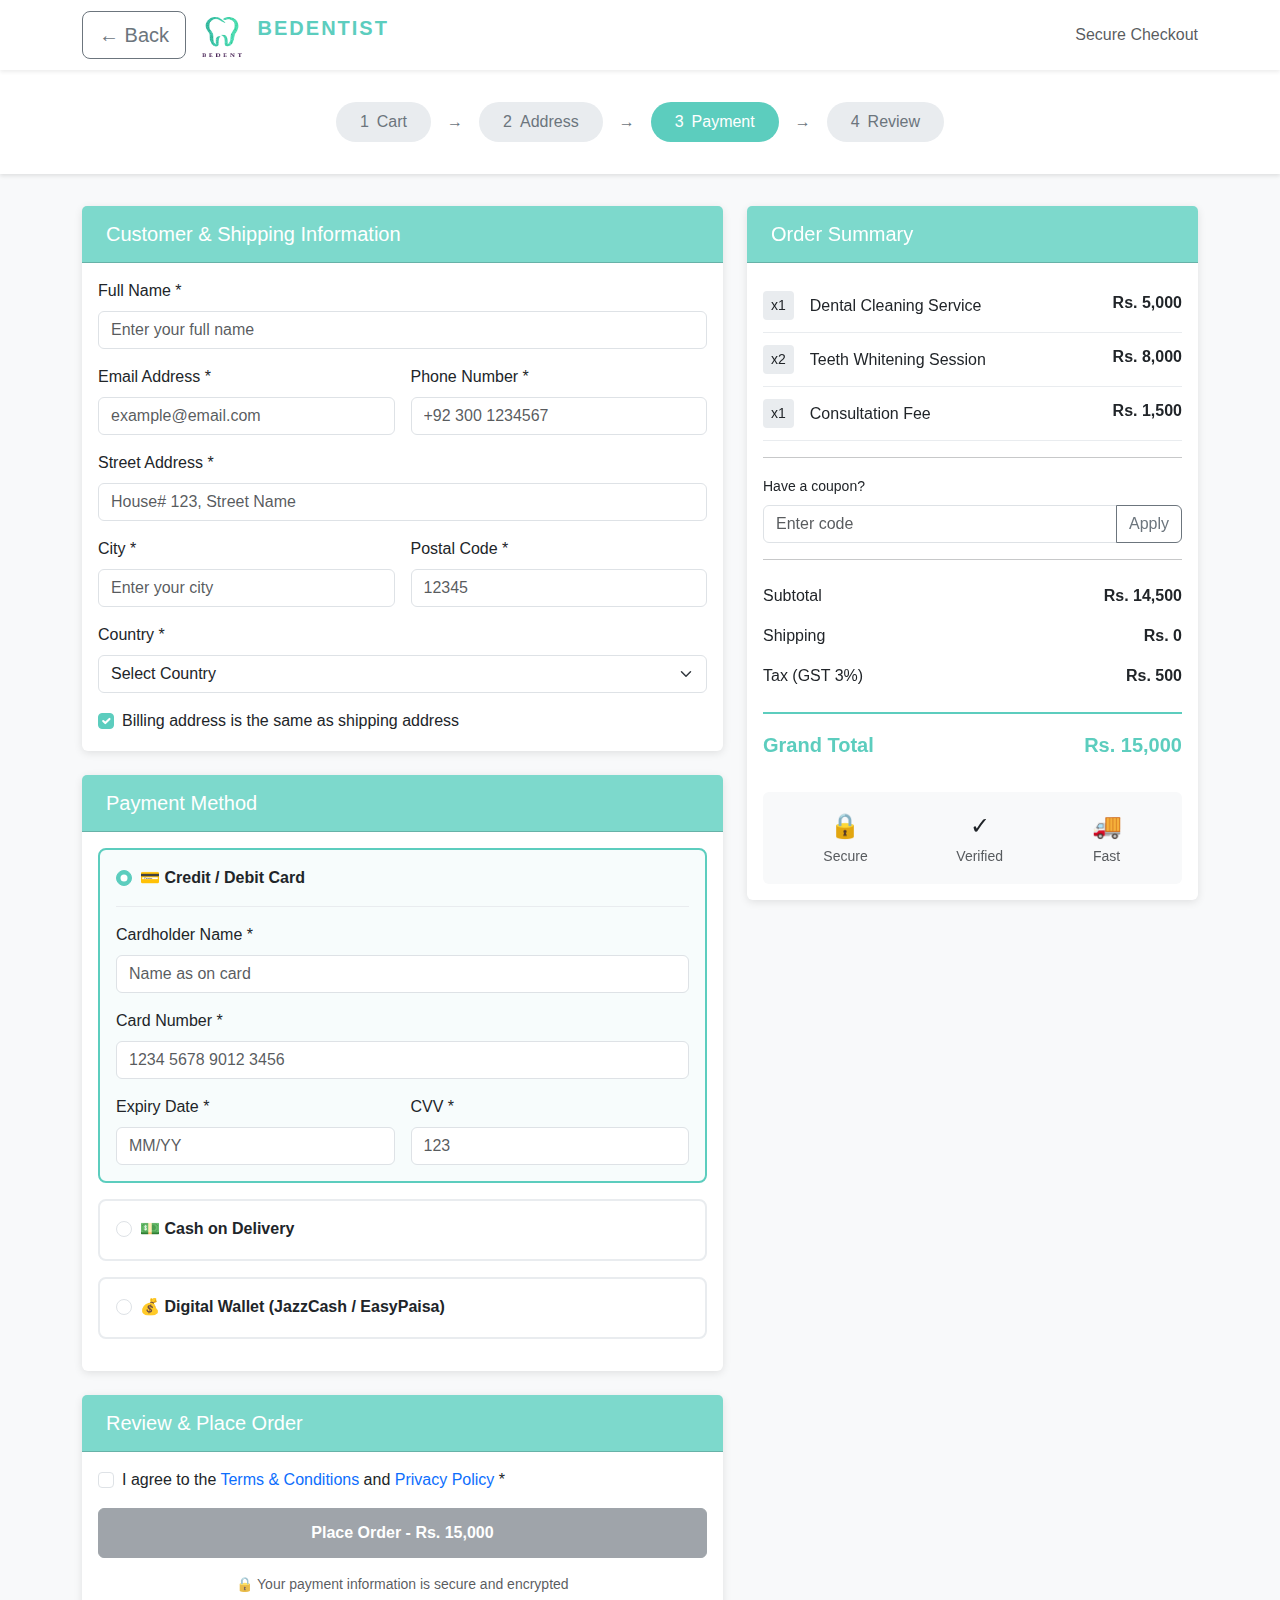
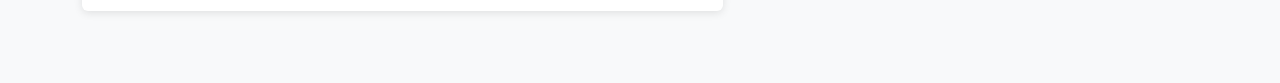
<file: Midterm-Lab/checkout.html>
<!DOCTYPE html>
<html lang="en">
<head>
    <meta charset="UTF-8">
    <meta name="viewport" content="width=device-width, initial-scale=1.0">
    <title>Checkout - BeDentist</title>
    <!-- Bootstrap 5 CSS -->
    <link href="https://cdn.jsdelivr.net/npm/bootstrap@5.3.2/dist/css/bootstrap.min.css" rel="stylesheet">
    <!-- Custom CSS -->
    <style>
        :root {
            --bedentist-teal: #5ccdbe;
            --bedentist-green: #7dd9cc;
        }
        
        body {
            background-color: #f8f9fa;
            font-family: 'Segoe UI', Tahoma, Geneva, Verdana, sans-serif;
        }
        
        .navbar-brand {
            color: var(--bedentist-teal) !important;
            font-weight: 700;
            letter-spacing: 2px;
        }
        
        .progress-header {
            background: white;
            padding: 2rem 0;
            box-shadow: 0 2px 4px rgba(0,0,0,0.1);
            margin-bottom: 2rem;
        }
        
        .checkout-steps {
            display: flex;
            justify-content: center;
            align-items: center;
            gap: 1rem;
            flex-wrap: wrap;
        }
        
        .step {
            display: flex;
            align-items: center;
            gap: 0.5rem;
            padding: 0.5rem 1.5rem;
            border-radius: 50px;
            background: #e9ecef;
            color: #6c757d;
            font-weight: 500;
        }
        
        .step.active {
            background: var(--bedentist-teal);
            color: white;
        }
        
        .step-arrow {
            color: #6c757d;
        }
        
        .card {
            border: none;
            box-shadow: 0 2px 8px rgba(0,0,0,0.1);
            margin-bottom: 1.5rem;
        }
        
        .card-header {
            background: var(--bedentist-green);
            color: white;
            font-weight: 600;
            padding: 1rem 1.5rem;
        }
        
        .order-summary {
            position: sticky;
            top: 20px;
        }
        
        .product-item {
            display: flex;
            justify-content: space-between;
            padding: 0.75rem 0;
            border-bottom: 1px solid #e9ecef;
        }
        
        .product-item:last-child {
            border-bottom: none;
        }
        
        .product-info {
            display: flex;
            gap: 1rem;
            align-items: center;
        }
        
        .product-qty {
            background: #e9ecef;
            padding: 0.25rem 0.5rem;
            border-radius: 4px;
            font-size: 0.875rem;
        }
        
        .total-row {
            display: flex;
            justify-content: space-between;
            padding: 0.5rem 0;
        }
        
        .grand-total {
            font-size: 1.25rem;
            font-weight: 700;
            color: var(--bedentist-teal);
            border-top: 2px solid var(--bedentist-teal);
            padding-top: 1rem;
            margin-top: 1rem;
        }
        
        .btn-primary {
            background: var(--bedentist-teal);
            border-color: var(--bedentist-teal);
            padding: 0.75rem 2rem;
            font-weight: 600;
        }
        
        .btn-primary:hover {
            background: #4ab8a9;
            border-color: #4ab8a9;
        }
        
        .btn-primary:disabled {
            background: #6c757d;
            border-color: #6c757d;
        }
        
        .form-check-input:checked {
            background-color: var(--bedentist-teal);
            border-color: var(--bedentist-teal);
        }
        
        .payment-option {
            border: 2px solid #e9ecef;
            border-radius: 8px;
            padding: 1rem;
            margin-bottom: 1rem;
            cursor: pointer;
            transition: all 0.3s;
        }
        
        .payment-option:hover {
            border-color: var(--bedentist-teal);
        }
        
        .payment-option.selected {
            border-color: var(--bedentist-teal);
            background: rgba(92, 205, 190, 0.05);
        }
        
        .card-details {
            display: none;
            margin-top: 1rem;
            padding-top: 1rem;
            border-top: 1px solid #e9ecef;
        }
        
        .card-details.show {
            display: block;
        }
        
        @media (max-width: 991px) {
            .order-summary {
                position: static;
                margin-top: 2rem;
            }
        }
    </style>
</head>
<body>
    <!-- Header -->
    <nav class="navbar navbar-light bg-white shadow-sm">
        <div class="container">
            <div class="d-flex align-items-center gap-3">
                <a href="index.html" class="btn btn-outline-secondary btn-lg">
                    ← Back
                </a>
                <a class="navbar-brand mb-0" href="index.html">
                    <img src="images/logo-tooth.png" alt="Logo" width="40" height="40" class="d-inline-block align-text-top me-2">
                    BEDENTIST
                </a>
            </div>
            <span class="text-muted d-none d-md-inline">Secure Checkout</span>
        </div>
    </nav>

    <!-- Progress Header -->
    <div class="progress-header">
        <div class="container">
            <div class="checkout-steps">
                <div class="step">
                    <span>1</span>
                    <span>Cart</span>
                </div>
                <span class="step-arrow">→</span>
                <div class="step">
                    <span>2</span>
                    <span>Address</span>
                </div>
                <span class="step-arrow">→</span>
                <div class="step active">
                    <span>3</span>
                    <span>Payment</span>
                </div>
                <span class="step-arrow">→</span>
                <div class="step">
                    <span>4</span>
                    <span>Review</span>
                </div>
            </div>
        </div>
    </div>

    <!-- Main Content -->
    <div class="container mb-5">
        <div class="row g-4">
            <!-- Left Column - Forms -->
            <div class="col-12 col-lg-7">
                <!-- Customer & Shipping Information -->
                <div class="card">
                    <div class="card-header">
                        <h5 class="mb-0">Customer & Shipping Information</h5>
                    </div>
                    <div class="card-body">
                        <form id="checkoutForm" class="needs-validation" novalidate>
                            <div class="row g-3">
                                <div class="col-12">
                                    <label for="fullName" class="form-label">Full Name *</label>
                                    <input type="text" class="form-control" id="fullName" placeholder="Enter your full name" required minlength="3" pattern="[A-Za-z\s]+" aria-describedby="nameHelp">
                                    <div class="invalid-feedback">Please enter your full name (minimum 3 characters, letters only).</div>
                                </div>

                                <div class="col-md-6">
                                    <label for="email" class="form-label">Email Address *</label>
                                    <input type="email" class="form-control" id="email" placeholder="example@email.com" required pattern="[a-z0-9._%+-]+@[a-z0-9.-]+\.[a-z]{2,}$" aria-describedby="emailHelp">
                                    <div class="invalid-feedback">Please enter a valid email address with @ symbol.</div>
                                </div>

                                <div class="col-md-6">
                                    <label for="phone" class="form-label">Phone Number *</label>
                                    <input type="tel" class="form-control" id="phone" placeholder="+92 300 1234567" required pattern="[0-9+\s-]+" minlength="10">
                                    <div class="invalid-feedback">Please enter a valid phone number (minimum 10 digits).</div>
                                </div>

                                <div class="col-12">
                                    <label for="address" class="form-label">Street Address *</label>
                                    <input type="text" class="form-control" id="address" placeholder="House# 123, Street Name" required minlength="5">
                                    <div class="invalid-feedback">Please enter your complete address.</div>
                                </div>

                                <div class="col-md-6">
                                    <label for="city" class="form-label">City *</label>
                                    <input type="text" class="form-control" id="city" placeholder="Enter your city" required minlength="2">
                                    <div class="invalid-feedback">Please enter your city.</div>
                                </div>

                                <div class="col-md-6">
                                    <label for="postalCode" class="form-label">Postal Code *</label>
                                    <input type="text" class="form-control" id="postalCode" placeholder="12345" required pattern="[0-9]{4,6}" minlength="4" maxlength="6">
                                    <div class="invalid-feedback">Please enter a valid postal code (4-6 digits).</div>
                                </div>

                                <div class="col-12">
                                    <label for="country" class="form-label">Country *</label>
                                    <select class="form-select" id="country" required>
                                        <option value="">Select Country</option>
                                        <option value="PK">Pakistan</option>
                                        <option value="US">United States</option>
                                        <option value="UK">United Kingdom</option>
                                        <option value="CA">Canada</option>
                                        <option value="AU">Australia</option>
                                        <option value="AE">UAE</option>
                                        <option value="SA">Saudi Arabia</option>
                                    </select>
                                    <div class="invalid-feedback">Please select a country.</div>
                                </div>

                                <div class="col-12">
                                    <div class="form-check">
                                        <input class="form-check-input" type="checkbox" id="billingSame" checked>
                                        <label class="form-check-label" for="billingSame">
                                            Billing address is the same as shipping address
                                        </label>
                                    </div>
                                </div>
                            </div>
                        </form>
                    </div>
                </div>

                <!-- Payment Section -->
                <div class="card">
                    <div class="card-header">
                        <h5 class="mb-0">Payment Method</h5>
                    </div>
                    <div class="card-body">
                        <!-- Credit/Debit Card -->
                        <div class="payment-option" id="cardOption" onclick="selectPayment('card')">
                            <div class="form-check">
                                <input class="form-check-input" type="radio" name="paymentMethod" id="paymentCard" value="card" checked>
                                <label class="form-check-label fw-bold" for="paymentCard">
                                    💳 Credit / Debit Card
                                </label>
                            </div>
                            <div class="card-details show" id="cardDetails">
                                <div class="row g-3">
                                    <div class="col-12">
                                        <label for="cardHolder" class="form-label">Cardholder Name *</label>
                                        <input type="text" class="form-control" id="cardHolder" placeholder="Name as on card" pattern="[A-Za-z\s]+">
                                        <div class="invalid-feedback">Please enter cardholder name.</div>
                                    </div>
                                    <div class="col-12">
                                        <label for="cardNumber" class="form-label">Card Number *</label>
                                        <input type="text" class="form-control" id="cardNumber" placeholder="1234 5678 9012 3456" maxlength="19" pattern="[0-9\s]+">
                                        <div class="invalid-feedback">Please enter a valid card number (13-19 digits).</div>
                                    </div>
                                    <div class="col-md-6">
                                        <label for="cardExpiry" class="form-label">Expiry Date *</label>
                                        <input type="text" class="form-control" id="cardExpiry" placeholder="MM/YY" maxlength="5" pattern="[0-9/]+">
                                        <div class="invalid-feedback">Please enter expiry date (MM/YY).</div>
                                    </div>
                                    <div class="col-md-6">
                                        <label for="cardCVV" class="form-label">CVV *</label>
                                        <input type="text" class="form-control" id="cardCVV" placeholder="123" maxlength="4" pattern="[0-9]{3,4}">
                                        <div class="invalid-feedback">Please enter CVV (3-4 digits).</div>
                                    </div>
                                </div>
                            </div>
                        </div>

                        <!-- Cash on Delivery -->
                        <div class="payment-option" id="codOption" onclick="selectPayment('cod')">
                            <div class="form-check">
                                <input class="form-check-input" type="radio" name="paymentMethod" id="paymentCOD" value="cod">
                                <label class="form-check-label fw-bold" for="paymentCOD">
                                    💵 Cash on Delivery
                                </label>
                            </div>
                        </div>

                        <!-- Digital Wallet -->
                        <div class="payment-option" id="walletOption" onclick="selectPayment('wallet')">
                            <div class="form-check">
                                <input class="form-check-input" type="radio" name="paymentMethod" id="paymentWallet" value="wallet">
                                <label class="form-check-label fw-bold" for="paymentWallet">
                                    💰 Digital Wallet (JazzCash / EasyPaisa)
                                </label>
                            </div>
                        </div>
                    </div>
                </div>

                <!-- Review & Place Order -->
                <div class="card">
                    <div class="card-header">
                        <h5 class="mb-0">Review & Place Order</h5>
                    </div>
                    <div class="card-body">
                        <div class="form-check mb-3">
                            <input class="form-check-input" type="checkbox" id="termsCheck" required onchange="togglePlaceOrder()">
                            <label class="form-check-label" for="termsCheck">
                                I agree to the <a href="#" class="text-decoration-none">Terms & Conditions</a> and <a href="#" class="text-decoration-none">Privacy Policy</a> *
                            </label>
                            <div class="invalid-feedback d-block" id="termsError" style="display: none !important;">
                                You must agree to the terms and conditions.
                            </div>
                        </div>
                        <button type="button" class="btn btn-primary w-100" id="placeOrderBtn" disabled>
                            Place Order - Rs. 15,000
                        </button>
                        <p class="text-muted text-center mt-3 mb-0 small">
                            🔒 Your payment information is secure and encrypted
                        </p>
                    </div>
                </div>
            </div>

            <!-- Right Column - Order Summary -->
            <div class="col-12 col-lg-5">
                <div class="order-summary">
                    <div class="card">
                        <div class="card-header">
                            <h5 class="mb-0">Order Summary</h5>
                        </div>
                        <div class="card-body">
                            <!-- Products -->
                            <div class="product-item">
                                <div class="product-info">
                                    <span class="product-qty">x1</span>
                                    <span>Dental Cleaning Service</span>
                                </div>
                                <span class="fw-bold">Rs. 5,000</span>
                            </div>
                            <div class="product-item">
                                <div class="product-info">
                                    <span class="product-qty">x2</span>
                                    <span>Teeth Whitening Session</span>
                                </div>
                                <span class="fw-bold">Rs. 8,000</span>
                            </div>
                            <div class="product-item">
                                <div class="product-info">
                                    <span class="product-qty">x1</span>
                                    <span>Consultation Fee</span>
                                </div>
                                <span class="fw-bold">Rs. 1,500</span>
                            </div>

                            <hr class="my-3">

                            <!-- Apply Coupon -->
                            <div class="mb-3">
                                <label for="couponCode" class="form-label small">Have a coupon?</label>
                                <div class="input-group">
                                    <input type="text" class="form-control" id="couponCode" placeholder="Enter code">
                                    <button class="btn btn-outline-secondary" type="button">Apply</button>
                                </div>
                            </div>

                            <hr class="my-3">

                            <!-- Totals -->
                            <div class="total-row">
                                <span>Subtotal</span>
                                <span class="fw-semibold">Rs. 14,500</span>
                            </div>
                            <div class="total-row">
                                <span>Shipping</span>
                                <span class="fw-semibold">Rs. 0</span>
                            </div>
                            <div class="total-row">
                                <span>Tax (GST 3%)</span>
                                <span class="fw-semibold">Rs. 500</span>
                            </div>
                            
                            <div class="total-row grand-total">
                                <span>Grand Total</span>
                                <span>Rs. 15,000</span>
                            </div>

                            <!-- Trust Badges -->
                            <div class="mt-4 p-3 bg-light rounded">
                                <div class="d-flex justify-content-around text-center">
                                    <div>
                                        <div class="fs-4">🔒</div>
                                        <small class="text-muted">Secure</small>
                                    </div>
                                    <div>
                                        <div class="fs-4">✓</div>
                                        <small class="text-muted">Verified</small>
                                    </div>
                                    <div>
                                        <div class="fs-4">🚚</div>
                                        <small class="text-muted">Fast</small>
                                    </div>
                                </div>
                            </div>
                        </div>
                    </div>
                </div>
            </div>
        </div>
    </div>

    <!-- Bootstrap 5 JS Bundle -->
    <script src="https://cdn.jsdelivr.net/npm/bootstrap@5.3.2/dist/js/bootstrap.bundle.min.js"></script>
    
    <!-- jQuery -->
    <script src="https://code.jquery.com/jquery-3.7.1.min.js"></script>
    
    <!-- Custom JavaScript with jQuery Validation -->
    <script>
        $(document).ready(function() {
            // Payment method selection
            window.selectPayment = function(method) {
                $('.payment-option').removeClass('selected');
                $('.card-details').removeClass('show');
                $('#' + method + 'Option').addClass('selected');
                $('#payment' + method.charAt(0).toUpperCase() + method.slice(1)).prop('checked', true);
                
                if (method === 'card') {
                    $('#cardDetails').addClass('show');
                    // Make card fields required
                    $('#cardHolder, #cardNumber, #cardExpiry, #cardCVV').attr('required', true);
                } else {
                    // Remove required from card fields
                    $('#cardHolder, #cardNumber, #cardExpiry, #cardCVV').attr('required', false);
                    $('#cardHolder, #cardNumber, #cardExpiry, #cardCVV').removeClass('is-invalid is-valid');
                }
            };

            // Toggle Place Order button
            window.togglePlaceOrder = function() {
                const termsCheck = $('#termsCheck').is(':checked');
                $('#placeOrderBtn').prop('disabled', !termsCheck);
                
                if (termsCheck) {
                    $('#termsCheck').removeClass('is-invalid').addClass('is-valid');
                    $('#termsError').hide();
                } else {
                    $('#termsCheck').removeClass('is-valid');
                }
            };

            // Card number formatting (auto-format with spaces)
            $('#cardNumber').on('input', function(e) {
                let value = $(this).val().replace(/\s/g, '').replace(/\D/g, '');
                let formattedValue = value.match(/.{1,4}/g)?.join(' ') || value;
                $(this).val(formattedValue);
            });

            // Expiry date formatting (auto-format MM/YY)
            $('#cardExpiry').on('input', function(e) {
                let value = $(this).val().replace(/\D/g, '');
                if (value.length >= 2) {
                    value = value.slice(0, 2) + '/' + value.slice(2, 4);
                }
                $(this).val(value);
            });

            // CVV - numbers only
            $('#cardCVV').on('input', function(e) {
                $(this).val($(this).val().replace(/\D/g, ''));
            });

            // Phone - format nicely
            $('#phone').on('input', function(e) {
                let value = $(this).val();
                // Keep only numbers, +, -, and spaces
                $(this).val(value.replace(/[^0-9+\s-]/g, ''));
            });

            // Postal code - numbers only
            $('#postalCode').on('input', function(e) {
                $(this).val($(this).val().replace(/\D/g, ''));
            });

            // Initialize first payment option
            selectPayment('card');

            // ==================== VALIDATION FUNCTIONS ====================
            
            // Validate Full Name
            function validateFullName() {
                const $input = $('#fullName');
                const value = $input.val().trim();
                
                $input.val(value); // Update with trimmed value
                
                if (value === '') {
                    showError($input, 'Please enter your full name.');
                    return false;
                } else if (value.length < 3) {
                    showError($input, 'Name must be at least 3 characters long.');
                    return false;
                } else if (!/^[a-zA-Z\s]+$/.test(value)) {
                    showError($input, 'Name should only contain letters and spaces.');
                    return false;
                } else {
                    showSuccess($input);
                    return true;
                }
            }

            // Validate Email
            function validateEmail() {
                const $input = $('#email');
                const value = $input.val().trim().toLowerCase();
                const emailRegex = /^[a-z0-9._%+-]+@[a-z0-9.-]+\.[a-z]{2,}$/;
                
                $input.val(value); // Update with trimmed lowercase value
                
                if (value === '') {
                    showError($input, 'Please enter your email address.');
                    return false;
                } else if (!value.includes('@')) {
                    showError($input, 'Email must contain @ symbol.');
                    return false;
                } else if (!emailRegex.test(value)) {
                    showError($input, 'Please enter a valid email address (e.g., example@email.com).');
                    return false;
                } else {
                    showSuccess($input);
                    return true;
                }
            }

            // Validate Phone
            function validatePhone() {
                const $input = $('#phone');
                const value = $input.val().trim();
                const digitsOnly = value.replace(/\D/g, '');
                
                if (value === '') {
                    showError($input, 'Please enter your phone number.');
                    return false;
                } else if (digitsOnly.length < 10) {
                    showError($input, 'Phone number must be at least 10 digits.');
                    return false;
                } else {
                    showSuccess($input);
                    return true;
                }
            }

            // Validate Address
            function validateAddress() {
                const $input = $('#address');
                const value = $input.val().trim();
                
                $input.val(value);
                
                if (value === '') {
                    showError($input, 'Please enter your street address.');
                    return false;
                } else if (value.length < 5) {
                    showError($input, 'Please enter a complete address.');
                    return false;
                } else {
                    showSuccess($input);
                    return true;
                }
            }

            // Validate City
            function validateCity() {
                const $input = $('#city');
                const value = $input.val().trim();
                
                $input.val(value);
                
                if (value === '') {
                    showError($input, 'Please enter your city.');
                    return false;
                } else if (value.length < 2) {
                    showError($input, 'Please enter a valid city name.');
                    return false;
                } else {
                    showSuccess($input);
                    return true;
                }
            }

            // Validate Postal Code
            function validatePostalCode() {
                const $input = $('#postalCode');
                const value = $input.val().trim();
                
                if (value === '') {
                    showError($input, 'Please enter your postal code.');
                    return false;
                } else if (!/^\d{4,6}$/.test(value)) {
                    showError($input, 'Postal code must be 4-6 digits.');
                    return false;
                } else {
                    showSuccess($input);
                    return true;
                }
            }

            // Validate Country
            function validateCountry() {
                const $input = $('#country');
                const value = $input.val();
                
                if (value === '' || value === 'Select Country') {
                    showError($input, 'Please select your country.');
                    return false;
                } else {
                    showSuccess($input);
                    return true;
                }
            }

            // Validate Payment Method
            function validatePaymentMethod() {
                const isSelected = $('input[name="paymentMethod"]:checked').length > 0;
                
                if (!isSelected) {
                    return false;
                } else {
                    // If card is selected, validate card fields
                    if ($('#paymentCard').is(':checked')) {
                        return validateCardFields();
                    }
                    return true;
                }
            }

            // Validate Card Fields
            function validateCardFields() {
                let isValid = true;
                
                // Only validate if card payment is selected
                if (!$('#paymentCard').is(':checked')) {
                    return true;
                }
                
                // Card Number
                const $cardNumber = $('#cardNumber');
                const cardValue = $cardNumber.val().replace(/\s/g, '');
                if (cardValue === '') {
                    showError($cardNumber, 'Please enter card number.');
                    isValid = false;
                } else if (cardValue.length < 13 || cardValue.length > 19) {
                    showError($cardNumber, 'Card number must be 13-19 digits.');
                    isValid = false;
                } else if (!/^\d+$/.test(cardValue)) {
                    showError($cardNumber, 'Card number should contain only digits.');
                    isValid = false;
                } else {
                    showSuccess($cardNumber);
                }
                
                // Card Holder Name
                const $cardHolder = $('#cardHolder');
                const holderValue = $cardHolder.val().trim();
                if (holderValue === '') {
                    showError($cardHolder, 'Please enter cardholder name.');
                    isValid = false;
                } else if (!/^[a-zA-Z\s]+$/.test(holderValue)) {
                    showError($cardHolder, 'Cardholder name should only contain letters.');
                    isValid = false;
                } else {
                    showSuccess($cardHolder);
                }
                
                // Expiry Date
                const $cardExpiry = $('#cardExpiry');
                const expiryValue = $cardExpiry.val();
                if (expiryValue === '') {
                    showError($cardExpiry, 'Please enter expiry date.');
                    isValid = false;
                } else if (!/^\d{2}\/\d{2}$/.test(expiryValue)) {
                    showError($cardExpiry, 'Expiry must be in MM/YY format.');
                    isValid = false;
                } else {
                    // Validate month (01-12)
                    const month = parseInt(expiryValue.substring(0, 2));
                    if (month < 1 || month > 12) {
                        showError($cardExpiry, 'Invalid month (must be 01-12).');
                        isValid = false;
                    } else {
                        showSuccess($cardExpiry);
                    }
                }
                
                // CVV
                const $cardCVV = $('#cardCVV');
                const cvvValue = $cardCVV.val();
                if (cvvValue === '') {
                    showError($cardCVV, 'Please enter CVV.');
                    isValid = false;
                } else if (!/^\d{3,4}$/.test(cvvValue)) {
                    showError($cardCVV, 'CVV must be 3 or 4 digits.');
                    isValid = false;
                } else {
                    showSuccess($cardCVV);
                }
                
                return isValid;
            }

            // Validate Terms Checkbox
            function validateTerms() {
                const $checkbox = $('#termsCheck');
                
                if (!$checkbox.is(':checked')) {
                    $checkbox.removeClass('is-valid').addClass('is-invalid');
                    $('#termsError').show().css('display', 'block');
                    return false;
                } else {
                    $checkbox.removeClass('is-invalid').addClass('is-valid');
                    $('#termsError').hide();
                    return true;
                }
            }

            // Show Error
            function showError($input, message) {
                $input.removeClass('is-valid').addClass('is-invalid');
                
                let $feedback = $input.siblings('.invalid-feedback');
                if ($feedback.length === 0) {
                    $input.after('<div class="invalid-feedback"></div>');
                    $feedback = $input.siblings('.invalid-feedback');
                }
                $feedback.text(message).show();
            }

            // Show Success
            function showSuccess($input) {
                $input.removeClass('is-invalid').addClass('is-valid');
                $input.siblings('.invalid-feedback').hide();
            }

            // Real-time validation on input/blur
            $('#fullName').on('blur keyup', function() {
                if ($(this).val().length > 0) validateFullName();
            });
            
            $('#email').on('blur keyup', function() {
                if ($(this).val().length > 0) validateEmail();
            });
            
            $('#phone').on('blur keyup', function() {
                if ($(this).val().length > 0) validatePhone();
            });
            
            $('#address').on('blur keyup', function() {
                if ($(this).val().length > 0) validateAddress();
            });
            
            $('#city').on('blur keyup', function() {
                if ($(this).val().length > 0) validateCity();
            });
            
            $('#postalCode').on('blur keyup', function() {
                if ($(this).val().length > 0) validatePostalCode();
            });
            
            $('#country').on('change blur', validateCountry);
            
            // Card field validation on blur/keyup
            $('#cardHolder').on('blur keyup', function() {
                if ($('#paymentCard').is(':checked') && $(this).val().length > 0) {
                    validateCardFields();
                }
            });
            
            $('#cardNumber').on('blur keyup', function() {
                if ($('#paymentCard').is(':checked') && $(this).val().length > 0) {
                    validateCardFields();
                }
            });
            
            $('#cardExpiry').on('blur keyup', function() {
                if ($('#paymentCard').is(':checked') && $(this).val().length > 0) {
                    validateCardFields();
                }
            });
            
            $('#cardCVV').on('blur keyup', function() {
                if ($('#paymentCard').is(':checked') && $(this).val().length > 0) {
                    validateCardFields();
                }
            });

            // Payment method change validation
            $('input[name="paymentMethod"]').on('change', validatePaymentMethod);

            // Form submission
            $('#placeOrderBtn').on('click', function(e) {
                e.preventDefault();
                
                // Validate all fields
                const isFullNameValid = validateFullName();
                const isEmailValid = validateEmail();
                const isPhoneValid = validatePhone();
                const isAddressValid = validateAddress();
                const isCityValid = validateCity();
                const isPostalCodeValid = validatePostalCode();
                const isCountryValid = validateCountry();
                const isPaymentValid = validatePaymentMethod();
                const isTermsValid = validateTerms();
                
                // Check if all validations passed
                const isFormValid = isFullNameValid && isEmailValid && isPhoneValid && 
                                   isAddressValid && isCityValid && isPostalCodeValid && 
                                   isCountryValid && isPaymentValid && isTermsValid;
                
                if (isFormValid) {
                    // Form is valid, show success message
                    alert('✅ Order placed successfully!\n\nThank you for your purchase. You will receive a confirmation email shortly.');
                    
                    // Optional: Reset form or redirect
                    // $('#checkoutForm')[0].reset();
                    // window.location.href = 'thank-you.html';
                } else {
                    // Show error message
                    alert('❌ Please fill in all required fields correctly before placing your order.');
                    
                    // Scroll to first error
                    const $firstError = $('.is-invalid').first();
                    if ($firstError.length > 0) {
                        $('html, body').animate({
                            scrollTop: $firstError.offset().top - 100
                        }, 500);
                        
                        // Focus on first error field
                        $firstError.focus();
                    }
                }
            });
        });
    </script>
</body>
</html>
</file>
<file: css/styles.css>
* {margin: 0; padding: 0; box-sizing: border-box;}
html {scroll-behavior: smooth;}
body {font-family: 'Segoe UI', sans-serif; color: #333; line-height: 1.6; margin-left: 178px;}
ul {list-style: none;}
a {text-decoration: none; color: inherit; transition: 0.3s;}
img {max-width: 100%; display: block;}
.sidebar {position: fixed; left: 0; top: 0; width: 178px; height: 100vh; background: #fff; box-shadow: 2px 0 10px rgba(0,0,0,0.05); z-index: 1000;}
.sidebar-content {display: flex; flex-direction: column; align-items: center; padding: 40px 20px;}
.sidebar-logo {display: flex; flex-direction: column; align-items: center; margin-bottom: 60px;}
.sidebar-logo img {width: 60px; height: 60px; margin-bottom: 15px;}
.logo-text {font-size: 18px; font-weight: 700; letter-spacing: 3px; color: #4a2c4a;}
.sidebar-menu {display: flex; flex-direction: column; gap: 8px; width: 100%;}
.sidebar-link {display: block; padding: 12px 20px; color: #666; font-size: 14px; text-align: center;}
.sidebar-link:hover, .sidebar-link.active {color: #5ccdbe; background: rgba(92,205,190,0.1);}
.main-content {min-height: 100vh;}
.container-wide {max-width: 1400px; margin: 0 auto; padding: 0 40px;}
.hero {position: relative; height: 700px; overflow: hidden;}
.hero-image-wrapper {position: absolute; left: 0; top: 0; width: 50%; height: 100%;}
.hero-bg-image {width: 100%; height: 100%; object-fit: cover; filter: grayscale(30%);}
.hero-overlay {position: absolute; right: 0; top: 0; width: 50%; height: 100%; background: linear-gradient(135deg, #5ccdbe, #4ecbbe); display: flex; align-items: center; justify-content: center;}
.hero-text-box {background: rgba(255,255,255,0.15); backdrop-filter: blur(10px); border: 2px solid rgba(255,255,255,0.3); padding: 60px 80px; text-align: center; color: #fff;}
.hero-quote {font-size: 32px; font-style: italic; line-height: 1.5; font-weight: 300; margin-bottom: 30px;}
.hero-separator {display: flex; align-items: center; justify-content: center; margin-top: 30px;}
.hero-separator::before, .hero-separator::after {content: ''; flex: 1; height: 1px; background: rgba(255,255,255,0.5);}
.tooth-icon {font-size: 24px; margin: 0 20px;}
.section-intro {padding: 80px 0 60px; text-align: center;}
.main-heading {font-size: 30px; color: #4a2c4a; font-weight: 400; line-height: 1.6;}
.services-intro {padding: 60px 0 80px;}
.intro-grid {display: grid; grid-template-columns: repeat(3, 1fr); gap: 60px;}
.intro-item {text-align: center;}
.intro-icon {margin-bottom: 20px;}
.intro-icon img {margin: 0 auto;}
.intro-item h3 {font-size: 20px; color: #4a2c4a; margin-bottom: 15px; font-weight: 600;}
.intro-item p {color: #666; font-size: 14px; line-height: 1.7;}
.offer-about-section {padding: 80px 0; background: #f9f9f9;}
.offer-about-grid {display: grid; grid-template-columns: 25% 30% 45%; gap: 40px; align-items: start;}
.offer-side {padding-right: 20px;}
.section-title {font-size: 28px; color: #4a2c4a; margin-bottom: 40px; font-weight: 600;}
.offer-items {display: flex; flex-direction: column; gap: 35px;}
.offer-item {display: flex; gap: 20px;}
.offer-icon {flex-shrink: 0; width: 60px; height: 60px; border-radius: 8px; display: flex; align-items: center; justify-content: center; font-size: 24px;}
.teal-icon {background: #5ccdbe;}
.offer-content h3 {font-size: 18px; color: #4a2c4a; margin-bottom: 10px; font-weight: 600;}
.offer-content p {font-size: 13px; color: #666; line-height: 1.7; text-align: left;}
.experience-middle {position: relative; padding: 0; display: flex; align-items: center; justify-content: center;}
.about-image-box {position: relative; width: 100%; min-height: 350px; display: flex; align-items: center; justify-content: center;}
.about-img {width: 100%; height: auto; object-fit: cover; filter: grayscale(0%);}
.dollar-overlay {position: absolute; top: 50%; left: 50%; transform: translate(-50%, -50%); background: transparent; display: flex; flex-direction: column; align-items: center; justify-content: center; border: none; padding: 40px 60px;}
.dollar-sign {font-size: 140px; font-weight: 300; color: #fff; line-height: 1; letter-spacing: 0; position: relative; text-shadow: 2px 2px 4px rgba(0,0,0,0.3);}
.overlay-text {font-size: 28px; color: #fff; margin-top: 10px; font-weight: 400; text-shadow: 2px 2px 4px rgba(0,0,0,0.3);}
.overlay-subtext {font-size: 14px; color: #fff; margin-top: 5px; text-shadow: 1px 1px 3px rgba(0,0,0,0.3);}
.about-side {padding-left: 40px;}
.about-text h2 {font-size: 28px; color: #4a2c4a; margin-bottom: 25px; font-weight: 600;}
.about-text p {font-size: 14px; color: #666; line-height: 1.8; margin-bottom: 20px; text-align: left;}
.read-more-link {color: #5ccdbe; font-size: 14px; font-weight: 600; display: inline-block; margin-top: 15px;}
.stats-section {padding: 80px 0; background: #fff;}
.stats-wrapper {display: grid; grid-template-columns: 180px auto 1fr; gap: 60px; position: relative;}
.stats-sidebar {display: flex; flex-direction: column; gap: 30px; padding-top: 30px; border-right: 1px solid #5ccdbe; padding-right: 60px;}
.stat-label-item {font-size: 11px; color: #999; text-transform: uppercase; letter-spacing: 2px; font-weight: 600;}
.stats-content {display: flex; align-items: flex-start;}
.stats-content-wrapper {display: flex; flex-direction: column; width: 100%;}
.large-experience {display: flex; align-items: flex-start; margin-bottom: 30px;} 
.experience-image {max-width: 400px; height: auto;}
.big-18 {font-size: 180px; font-weight: 300; color: #5ccdbe; line-height: 0.9; letter-spacing: -8px;}
.years-of {font-size: 32px; color: #5ccdbe; font-weight: 600; letter-spacing: 3px; display: block;} 
.years-text-wrapper {display: flex; flex-direction: column; padding-top: 20px;} 
.stats-description {margin-top: 0; max-width: 800px;} 
.stats-description p {font-size: 14px; color: #999; line-height: 1.8; margin-bottom: 15px; text-align: left;} 
.stats-link {color: #5ccdbe; font-weight: 600; text-decoration: none;} 
.stats-link:hover {text-decoration: underline;}
.cta {background: linear-gradient(135deg, #5ccdbe, #7dd9cc); padding: 120px 0;}
.cta-content-center {text-align: center; color: #fff;}
.cta-content-center h2 {font-size: 36px; font-weight: 400; font-style: italic; margin-bottom: 40px; line-height: 1.5;}
.cta-highlight {display: block; font-weight: 700; font-style: normal;}
.btn-cta {display: inline-block; background: #4a2c4a; color: #fff; padding: 16px 50px; font-size: 15px; font-weight: 600; border-radius: 4px;}
.btn-cta:hover {background: #3a1c3a; transform: translateY(-2px); box-shadow: 0 8px 20px rgba(0,0,0,0.2);}
.contact-footer {padding: 80px 0; background: #f5f5f5;}
.footer-grid {display: grid; grid-template-columns: repeat(3, 1fr); gap: 60px;}
.footer-column h3 {font-size: 20px; color: #4a2c4a; margin-bottom: 25px; font-weight: 600;}
.footer-column p {font-size: 13px; color: #666; line-height: 1.8;}
.links-two-columns {display: grid; grid-template-columns: 1fr 1fr; gap: 20px;}
.link-list-col {display: flex; flex-direction: column; gap: 8px;}
.link-list-col a {font-size: 13px; color: #333; padding: 5px 0;}
.link-list-col a:hover {color: #5ccdbe;}
.address-with-icon {display: flex; gap: 20px; align-items: flex-start;}
.contact-address {font-style: normal; font-size: 13px; color: #666; line-height: 1.8;}
.contact-address strong {color: #333; display: block; margin-bottom: 8px;}
.site-footer {background: #2a2a2a; color: rgba(255,255,255,0.6); padding: 25px 0; text-align: center;}
.copyright {font-size: 12px;}
@media (max-width: 900px) {
body {margin-left: 0;}
.sidebar {width: 100%; height: auto; position: relative;}
.sidebar-content {flex-direction: row; justify-content: space-between; padding: 20px;}
.sidebar-logo {flex-direction: row; margin-bottom: 0; gap: 10px;}
.sidebar-logo img {width: 40px; height: 40px; margin-bottom: 0;}
.sidebar-menu {flex-direction: row; gap: 15px;}
.sidebar-link {padding: 8px 12px; font-size: 13px;}
.hero {height: 500px;}
.hero-image-wrapper {width: 100%;}
.hero-overlay {width: 100%; background: linear-gradient(135deg, rgba(92,205,190,0.95), rgba(78,203,190,0.95));}
.hero-text-box {padding: 40px 50px;}
.hero-quote {font-size: 24px;}
.intro-grid {grid-template-columns: 1fr; gap: 40px;}
.offer-about-grid {grid-template-columns: 1fr; gap: 50px;}
.stats-wrapper {grid-template-columns: 1fr;}
.footer-grid {grid-template-columns: 1fr; gap: 40px;}
}
@media (max-width: 600px) {
.container-wide {padding: 0 20px;}
.sidebar-content {flex-direction: column; gap: 20px;}
.sidebar-menu {flex-wrap: wrap; justify-content: center;}
.hero {height: 400px;}
.hero-text-box {padding: 30px 25px;}
.hero-quote {font-size: 18px;}
.main-heading {font-size: 22px;}
.dollar-sign {font-size: 80px;}
.overlay-text {font-size: 18px;}
.big-18 {font-size: 100px;}
.years-of {font-size: 20px;}
.cta {padding: 60px 0;}
.cta-content-center h2 {font-size: 24px;}
.links-two-columns {grid-template-columns: 1fr;}
}
*:focus-visible {outline: 2px solid #5ccdbe; outline-offset: 2px;}
</file>
<file: Midterm-Lab/css/styles.css>
* {margin: 0; padding: 0; box-sizing: border-box;}
html {scroll-behavior: smooth;}
body {font-family: 'Segoe UI', sans-serif; color: #333; line-height: 1.6; margin-left: 178px;}
ul {list-style: none;}
a {text-decoration: none; color: inherit; transition: 0.3s;}
img {max-width: 100%; display: block;}
.sidebar {position: fixed; left: 0; top: 0; width: 178px; height: 100vh; background: #fff; box-shadow: 2px 0 10px rgba(0,0,0,0.05); z-index: 1000;}
.sidebar-content {display: flex; flex-direction: column; align-items: center; padding: 40px 20px;}
.sidebar-logo {display: flex; flex-direction: column; align-items: center; margin-bottom: 60px;}
.sidebar-logo img {width: 60px; height: 60px; margin-bottom: 15px;}
.logo-text {font-size: 18px; font-weight: 700; letter-spacing: 3px; color: #4a2c4a;}
.sidebar-menu {display: flex; flex-direction: column; gap: 8px; width: 100%;}
.sidebar-link {display: block; padding: 12px 20px; color: #666; font-size: 14px; text-align: center;}
.sidebar-link:hover, .sidebar-link.active {color: #5ccdbe; background: rgba(92,205,190,0.1);}
.main-content {min-height: 100vh;}
.container-wide {max-width: 1400px; margin: 0 auto; padding: 0 40px;}
.hero {position: relative; height: 700px; overflow: hidden;}
.hero-image-wrapper {position: absolute; left: 0; top: 0; width: 50%; height: 100%;}
.hero-bg-image {width: 100%; height: 100%; object-fit: cover; filter: grayscale(30%);}
.hero-overlay {position: absolute; right: 0; top: 0; width: 50%; height: 100%; background: linear-gradient(135deg, #5ccdbe, #4ecbbe); display: flex; align-items: center; justify-content: center;}
.hero-text-box {background: rgba(255,255,255,0.15); backdrop-filter: blur(10px); border: 2px solid rgba(255,255,255,0.3); padding: 60px 80px; text-align: center; color: #fff;}
.hero-quote {font-size: 32px; font-style: italic; line-height: 1.5; font-weight: 300; margin-bottom: 30px;}
.hero-separator {display: flex; align-items: center; justify-content: center; margin-top: 30px;}
.hero-separator::before, .hero-separator::after {content: ''; flex: 1; height: 1px; background: rgba(255,255,255,0.5);}
.tooth-icon {font-size: 24px; margin: 0 20px;}
.section-intro {padding: 80px 0 60px; text-align: center;}
.main-heading {font-size: 30px; color: #4a2c4a; font-weight: 400; line-height: 1.6;}
.services-intro {padding: 60px 0 80px;}
.intro-grid {display: grid; grid-template-columns: repeat(3, 1fr); gap: 60px;}
.intro-item {text-align: center;}
.intro-icon {margin-bottom: 20px;}
.intro-icon img {margin: 0 auto;}
.intro-item h3 {font-size: 20px; color: #4a2c4a; margin-bottom: 15px; font-weight: 600;}
.intro-item p {color: #666; font-size: 14px; line-height: 1.7;}
.offer-about-section {padding: 80px 0; background: #f9f9f9;}
.offer-about-grid {display: grid; grid-template-columns: 25% 30% 45%; gap: 40px; align-items: start;}
.offer-side {padding-right: 20px;}
.section-title {font-size: 28px; color: #4a2c4a; margin-bottom: 40px; font-weight: 600;}
.offer-items {display: flex; flex-direction: column; gap: 35px;}
.offer-item {display: flex; gap: 20px;}
.offer-icon {flex-shrink: 0; width: 60px; height: 60px; border-radius: 8px; display: flex; align-items: center; justify-content: center; font-size: 24px;}
.teal-icon {background: #5ccdbe;}
.offer-content h3 {font-size: 18px; color: #4a2c4a; margin-bottom: 10px; font-weight: 600;}
.offer-content p {font-size: 13px; color: #666; line-height: 1.7; text-align: left;}
.experience-middle {position: relative; padding: 0; display: flex; align-items: center; justify-content: center;}
.about-image-box {position: relative; width: 100%; min-height: 350px; display: flex; align-items: center; justify-content: center;}
.about-img {width: 100%; height: auto; object-fit: cover; filter: grayscale(0%);}
.dollar-overlay {position: absolute; top: 50%; left: 50%; transform: translate(-50%, -50%); background: transparent; display: flex; flex-direction: column; align-items: center; justify-content: center; border: none; padding: 40px 60px;}
.dollar-sign {font-size: 140px; font-weight: 300; color: #fff; line-height: 1; letter-spacing: 0; position: relative; text-shadow: 2px 2px 4px rgba(0,0,0,0.3);}
.overlay-text {font-size: 28px; color: #fff; margin-top: 10px; font-weight: 400; text-shadow: 2px 2px 4px rgba(0,0,0,0.3);}
.overlay-subtext {font-size: 14px; color: #fff; margin-top: 5px; text-shadow: 1px 1px 3px rgba(0,0,0,0.3);}
.about-side {padding-left: 40px;}
.about-text h2 {font-size: 28px; color: #4a2c4a; margin-bottom: 25px; font-weight: 600;}
.about-text p {font-size: 14px; color: #666; line-height: 1.8; margin-bottom: 20px; text-align: left;}
.read-more-link {color: #5ccdbe; font-size: 14px; font-weight: 600; display: inline-block; margin-top: 15px;}
.stats-section {padding: 80px 0; background: #fff;}
.stats-wrapper {display: grid; grid-template-columns: 180px auto 1fr; gap: 60px; position: relative;}
.stats-sidebar {display: flex; flex-direction: column; gap: 30px; padding-top: 30px; border-right: 1px solid #5ccdbe; padding-right: 60px;}
.stat-label-item {font-size: 11px; color: #999; text-transform: uppercase; letter-spacing: 2px; font-weight: 600;}
.stats-content {display: flex; align-items: flex-start;}
.stats-content-wrapper {display: flex; flex-direction: column; width: 100%;}
.large-experience {display: flex; align-items: flex-start; margin-bottom: 30px;} 
.experience-image {max-width: 400px; height: auto;}
.big-18 {font-size: 180px; font-weight: 300; color: #5ccdbe; line-height: 0.9; letter-spacing: -8px;}
.years-of {font-size: 32px; color: #5ccdbe; font-weight: 600; letter-spacing: 3px; display: block;} 
.years-text-wrapper {display: flex; flex-direction: column; padding-top: 20px;} 
.stats-description {margin-top: 0; max-width: 800px;} 
.stats-description p {font-size: 14px; color: #999; line-height: 1.8; margin-bottom: 15px; text-align: left;} 
.stats-link {color: #5ccdbe; font-weight: 600; text-decoration: none;} 
.stats-link:hover {text-decoration: underline;}
.cta {background: linear-gradient(135deg, #5ccdbe, #7dd9cc); padding: 120px 0;}
.cta-content-center {text-align: center; color: #fff;}
.cta-content-center h2 {font-size: 36px; font-weight: 400; font-style: italic; margin-bottom: 40px; line-height: 1.5;}
.cta-highlight {display: block; font-weight: 700; font-style: normal;}
.btn-cta {display: inline-block; background: #4a2c4a; color: #fff; padding: 16px 50px; font-size: 15px; font-weight: 600; border-radius: 4px;}
.btn-cta:hover {background: #3a1c3a; transform: translateY(-2px); box-shadow: 0 8px 20px rgba(0,0,0,0.2);}
.contact-footer {padding: 80px 0; background: #f5f5f5;}
.footer-grid {display: grid; grid-template-columns: repeat(3, 1fr); gap: 60px;}
.footer-column h3 {font-size: 20px; color: #4a2c4a; margin-bottom: 25px; font-weight: 600;}
.footer-column p {font-size: 13px; color: #666; line-height: 1.8;}
.links-two-columns {display: grid; grid-template-columns: 1fr 1fr; gap: 20px;}
.link-list-col {display: flex; flex-direction: column; gap: 8px;}
.link-list-col a {font-size: 13px; color: #333; padding: 5px 0;}
.link-list-col a:hover {color: #5ccdbe;}
.address-with-icon {display: flex; gap: 20px; align-items: flex-start;}
.contact-address {font-style: normal; font-size: 13px; color: #666; line-height: 1.8;}
.contact-address strong {color: #333; display: block; margin-bottom: 8px;}
.site-footer {background: #2a2a2a; color: rgba(255,255,255,0.6); padding: 25px 0; text-align: center;}
.copyright {font-size: 12px;}
@media (max-width: 900px) {
body {margin-left: 0;}
.sidebar {width: 100%; height: auto; position: relative;}
.sidebar-content {flex-direction: row; justify-content: space-between; padding: 20px;}
.sidebar-logo {flex-direction: row; margin-bottom: 0; gap: 10px;}
.sidebar-logo img {width: 40px; height: 40px; margin-bottom: 0;}
.sidebar-menu {flex-direction: row; gap: 15px;}
.sidebar-link {padding: 8px 12px; font-size: 13px;}
.hero {height: 500px;}
.hero-image-wrapper {width: 100%;}
.hero-overlay {width: 100%; background: linear-gradient(135deg, rgba(92,205,190,0.95), rgba(78,203,190,0.95));}
.hero-text-box {padding: 40px 50px;}
.hero-quote {font-size: 24px;}
.intro-grid {grid-template-columns: 1fr; gap: 40px;}
.offer-about-grid {grid-template-columns: 1fr; gap: 50px;}
.stats-wrapper {grid-template-columns: 1fr;}
.footer-grid {grid-template-columns: 1fr; gap: 40px;}
}
@media (max-width: 600px) {
.container-wide {padding: 0 20px;}
.sidebar-content {flex-direction: column; gap: 20px;}
.sidebar-menu {flex-wrap: wrap; justify-content: center;}
.hero {height: 400px;}
.hero-text-box {padding: 30px 25px;}
.hero-quote {font-size: 18px;}
.main-heading {font-size: 22px;}
.dollar-sign {font-size: 80px;}
.overlay-text {font-size: 18px;}
.big-18 {font-size: 100px;}
.years-of {font-size: 20px;}
.cta {padding: 60px 0;}
.cta-content-center h2 {font-size: 24px;}
.links-two-columns {grid-template-columns: 1fr;}
}
*:focus-visible {outline: 2px solid #5ccdbe; outline-offset: 2px;}
</file>
<file: css/cv-styles.css>
/* ===================================
   CV PAGE SPECIFIC STYLES
   =================================== */

/* CV Hero Section */
.cv-hero {
    position: relative;
    height: 400px;
    background: linear-gradient(135deg, #5ccdbe 0%, #4ecbbe 50%, #3eb8ae 100%);
    display: flex;
    align-items: center;
    justify-content: center;
    overflow: hidden;
}

.cv-hero::before {
    content: '';
    position: absolute;
    top: 0;
    left: 0;
    right: 0;
    bottom: 0;
    background: 
        radial-gradient(circle at 20% 30%, rgba(255,255,255,0.1) 0%, transparent 50%),
        radial-gradient(circle at 80% 70%, rgba(255,255,255,0.1) 0%, transparent 50%);
    animation: heroPattern 20s ease-in-out infinite;
}

@keyframes heroPattern {
    0%, 100% { opacity: 1; transform: scale(1); }
    50% { opacity: 0.8; transform: scale(1.1); }
}

.cv-hero-overlay {
    position: relative;
    z-index: 1;
    text-align: center;
    color: #fff;
}

.cv-hero-content {
    padding: 40px;
}

.cv-main-title {
    font-size: 56px;
    font-weight: 700;
    margin-bottom: 15px;
    letter-spacing: 2px;
    text-shadow: 2px 2px 4px rgba(0,0,0,0.2);
    animation: fadeInDown 1s ease-out;
}

.cv-subtitle {
    font-size: 20px;
    font-weight: 300;
    margin-bottom: 30px;
    letter-spacing: 1px;
    opacity: 0.95;
    animation: fadeInUp 1s ease-out 0.3s backwards;
}

@keyframes fadeInDown {
    from {
        opacity: 0;
        transform: translateY(-30px);
    }
    to {
        opacity: 1;
        transform: translateY(0);
    }
}

@keyframes fadeInUp {
    from {
        opacity: 0;
        transform: translateY(30px);
    }
    to {
        opacity: 1;
        transform: translateY(0);
    }
}

.cv-download-section {
    margin-top: 30px;
    animation: fadeInUp 1s ease-out 0.6s backwards;
}

.btn-download {
    display: inline-flex;
    align-items: center;
    gap: 10px;
    background: rgba(255,255,255,0.2);
    backdrop-filter: blur(10px);
    color: #fff;
    padding: 14px 32px;
    font-size: 16px;
    font-weight: 600;
    border-radius: 50px;
    border: 2px solid rgba(255,255,255,0.3);
    transition: all 0.3s ease;
}

.btn-download:hover {
    background: rgba(255,255,255,0.3);
    border-color: rgba(255,255,255,0.6);
    transform: translateY(-3px);
    box-shadow: 0 10px 25px rgba(0,0,0,0.2);
}

.download-icon {
    font-size: 20px;
}

/* CV Content Section */
.cv-content-section {
    padding: 80px 0;
    background: #f9f9f9;
}

.cv-grid {
    display: grid;
    gap: 30px;
}

/* CV Section Cards with Hover Effects */
.cv-section-card {
    background: #fff;
    border-radius: 12px;
    overflow: hidden;
    box-shadow: 0 2px 10px rgba(0,0,0,0.08);
    transition: all 0.4s cubic-bezier(0.4, 0, 0.2, 1);
    position: relative;
}

.cv-section-card:hover {
    box-shadow: 0 8px 30px rgba(92,205,190,0.2);
    transform: translateY(-5px);
}

.cv-section-header {
    background: linear-gradient(135deg, #5ccdbe, #4ecbbe);
    color: #fff;
    padding: 30px 40px;
    cursor: pointer;
    display: flex;
    align-items: center;
    gap: 20px;
    position: relative;
    transition: all 0.3s ease;
}

.cv-section-card:hover .cv-section-header {
    background: linear-gradient(135deg, #4ecbbe, #3eb8ae);
}

.cv-icon-wrapper {
    width: 60px;
    height: 60px;
    background: rgba(255,255,255,0.2);
    backdrop-filter: blur(10px);
    border-radius: 12px;
    display: flex;
    align-items: center;
    justify-content: center;
    font-size: 28px;
    transition: all 0.3s ease;
}

.cv-section-card:hover .cv-icon-wrapper {
    background: rgba(255,255,255,0.3);
    transform: rotate(360deg) scale(1.1);
}

.cv-section-title {
    font-size: 28px;
    font-weight: 600;
    flex: 1;
    margin: 0;
}

.expand-hint {
    font-size: 13px;
    opacity: 0.8;
    font-weight: 400;
    transition: all 0.3s ease;
}

.cv-section-card:hover .expand-hint {
    opacity: 0;
    transform: translateX(10px);
}

/* CV Section Content - Hidden by default, shown on hover */
.cv-section-content {
    max-height: 0;
    overflow: hidden;
    padding: 0 40px;
    opacity: 0;
    transition: all 0.6s cubic-bezier(0.4, 0, 0.2, 1);
}

.cv-section-card:hover .cv-section-content {
    max-height: 2000px;
    opacity: 1;
    padding: 40px;
}

/* Personal Information Styles */
.personal-info-grid {
    display: grid;
    grid-template-columns: repeat(2, 1fr);
    gap: 20px;
}

.info-item {
    padding: 15px;
    background: #f9f9f9;
    border-radius: 8px;
    border-left: 4px solid #5ccdbe;
    transition: all 0.3s ease;
}

.info-item:hover {
    background: #f0f9f8;
    border-left-width: 6px;
    transform: translateX(5px);
}

.info-item strong {
    display: block;
    color: #4a2c4a;
    font-size: 14px;
    margin-bottom: 5px;
    text-transform: uppercase;
    letter-spacing: 1px;
}

.info-item span {
    color: #666;
    font-size: 15px;
}

/* Timeline Styles for Education and Experience */
.timeline-item {
    position: relative;
    padding-left: 40px;
    margin-bottom: 35px;
    transition: all 0.3s ease;
}

.timeline-item:hover {
    transform: translateX(10px);
}

.timeline-marker {
    position: absolute;
    left: 0;
    top: 0;
    width: 20px;
    height: 20px;
    background: #5ccdbe;
    border-radius: 50%;
    border: 4px solid #fff;
    box-shadow: 0 0 0 2px #5ccdbe;
    transition: all 0.3s ease;
}

.timeline-item:hover .timeline-marker {
    transform: scale(1.3);
    box-shadow: 0 0 0 4px #5ccdbe;
}

.timeline-item::before {
    content: '';
    position: absolute;
    left: 9px;
    top: 25px;
    bottom: -35px;
    width: 2px;
    background: linear-gradient(to bottom, #5ccdbe, transparent);
}

.timeline-item:last-child::before {
    display: none;
}

.timeline-content h3 {
    color: #4a2c4a;
    font-size: 20px;
    font-weight: 600;
    margin-bottom: 8px;
}

.institution {
    color: #5ccdbe;
    font-size: 16px;
    font-weight: 500;
    margin-bottom: 5px;
}

.period {
    color: #999;
    font-size: 14px;
    margin-bottom: 15px;
    font-style: italic;
}

.details-list {
    list-style: none;
    padding-left: 0;
}

.details-list li {
    padding: 8px 0 8px 25px;
    color: #666;
    font-size: 14px;
    line-height: 1.6;
    position: relative;
}

.details-list li::before {
    content: '✓';
    position: absolute;
    left: 0;
    color: #5ccdbe;
    font-weight: bold;
}

/* Skills Section Styles */
.skills-category {
    margin-bottom: 35px;
}

.skills-category:last-child {
    margin-bottom: 0;
}

.skills-category h3 {
    color: #4a2c4a;
    font-size: 20px;
    font-weight: 600;
    margin-bottom: 20px;
    padding-bottom: 10px;
    border-bottom: 2px solid #5ccdbe;
}

.skills-grid {
    display: grid;
    gap: 15px;
}

.skill-item {
    display: flex;
    flex-direction: column;
    gap: 8px;
}

.skill-name {
    color: #4a2c4a;
    font-size: 14px;
    font-weight: 500;
}

.skill-bar {
    height: 8px;
    background: #e0e0e0;
    border-radius: 10px;
    overflow: hidden;
    position: relative;
}

.skill-progress {
    height: 100%;
    background: linear-gradient(90deg, #5ccdbe, #4ecbbe);
    border-radius: 10px;
    transition: width 1s ease-out;
    position: relative;
    overflow: hidden;
}

.cv-section-card:hover .skill-progress {
    animation: progressShine 2s ease-in-out infinite;
}

@keyframes progressShine {
    0%, 100% { opacity: 1; }
    50% { opacity: 0.8; }
}

.skills-tags {
    display: flex;
    flex-wrap: wrap;
    gap: 10px;
}

.skill-tag {
    display: inline-block;
    padding: 8px 16px;
    background: #f0f9f8;
    color: #4a2c4a;
    font-size: 13px;
    font-weight: 500;
    border-radius: 20px;
    border: 1px solid #5ccdbe;
    transition: all 0.3s ease;
}

.skill-tag:hover {
    background: #5ccdbe;
    color: #fff;
    transform: translateY(-2px);
    box-shadow: 0 4px 10px rgba(92,205,190,0.3);
}

/* Experience Section Styles */
.experience-section {
    margin-bottom: 40px;
}

.experience-section:last-child {
    margin-bottom: 0;
}

.subsection-title {
    color: #4a2c4a;
    font-size: 22px;
    font-weight: 600;
    margin-bottom: 25px;
    padding-bottom: 12px;
    border-bottom: 3px solid #5ccdbe;
    display: inline-block;
}

.project-item {
    background: #f9f9f9;
    padding: 20px;
    border-radius: 8px;
    margin-bottom: 20px;
    border-left: 4px solid #5ccdbe;
    transition: all 0.3s ease;
}

.project-item:hover {
    background: #f0f9f8;
    border-left-width: 6px;
    transform: translateX(8px);
    box-shadow: 0 4px 15px rgba(0,0,0,0.1);
}

.project-item h4 {
    color: #4a2c4a;
    font-size: 18px;
    font-weight: 600;
    margin-bottom: 8px;
}

.project-tech {
    color: #5ccdbe;
    font-size: 13px;
    font-weight: 500;
    margin-bottom: 12px;
    text-transform: uppercase;
    letter-spacing: 0.5px;
}

.project-description {
    color: #666;
    font-size: 14px;
    line-height: 1.7;
}

/* Contact Information Styles */
.contact-grid {
    display: grid;
    grid-template-columns: repeat(2, 1fr);
    gap: 20px;
    margin-bottom: 30px;
}

.contact-item {
    display: flex;
    align-items: flex-start;
    gap: 15px;
    padding: 20px;
    background: #f9f9f9;
    border-radius: 8px;
    transition: all 0.3s ease;
}

.contact-item:hover {
    background: #f0f9f8;
    transform: translateY(-3px);
    box-shadow: 0 4px 15px rgba(0,0,0,0.1);
}

.contact-icon {
    font-size: 28px;
    width: 50px;
    height: 50px;
    background: linear-gradient(135deg, #5ccdbe, #4ecbbe);
    border-radius: 50%;
    display: flex;
    align-items: center;
    justify-content: center;
    flex-shrink: 0;
    transition: all 0.3s ease;
}

.contact-item:hover .contact-icon {
    transform: rotate(360deg) scale(1.1);
}

.contact-details h4 {
    color: #4a2c4a;
    font-size: 16px;
    font-weight: 600;
    margin-bottom: 5px;
}

.contact-details p {
    color: #666;
    font-size: 14px;
    line-height: 1.6;
    margin: 0;
}

.availability-section {
    background: linear-gradient(135deg, #5ccdbe, #4ecbbe);
    color: #fff;
    padding: 25px;
    border-radius: 8px;
    text-align: center;
}

.availability-section h4 {
    font-size: 18px;
    font-weight: 600;
    margin-bottom: 10px;
}

.availability-section p {
    font-size: 14px;
    margin: 5px 0;
    opacity: 0.95;
}

/* Responsive Design */
@media (max-width: 1024px) {
    .cv-main-title {
        font-size: 42px;
    }
    
    .cv-subtitle {
        font-size: 18px;
    }
    
    .personal-info-grid,
    .contact-grid {
        grid-template-columns: 1fr;
    }
}

@media (max-width: 768px) {
    .cv-hero {
        height: 300px;
    }
    
    .cv-main-title {
        font-size: 32px;
    }
    
    .cv-subtitle {
        font-size: 16px;
    }
    
    .cv-section-header {
        padding: 20px 25px;
        flex-wrap: wrap;
    }
    
    .cv-icon-wrapper {
        width: 50px;
        height: 50px;
        font-size: 24px;
    }
    
    .cv-section-title {
        font-size: 22px;
        width: 100%;
        margin-top: 10px;
    }
    
    .expand-hint {
        width: 100%;
        text-align: center;
        margin-top: 5px;
    }
    
    .cv-section-card:hover .cv-section-content {
        padding: 25px;
    }
    
    .timeline-item {
        padding-left: 30px;
    }
    
    .skills-grid {
        gap: 12px;
    }
}

@media (max-width: 600px) {
    .cv-content-section {
        padding: 40px 0;
    }
    
    .cv-main-title {
        font-size: 28px;
    }
    
    .cv-subtitle {
        font-size: 14px;
    }
    
    .btn-download {
        padding: 12px 24px;
        font-size: 14px;
    }
    
    .cv-section-header {
        padding: 15px 20px;
    }
    
    .cv-section-title {
        font-size: 20px;
    }
    
    .personal-info-grid,
    .contact-grid {
        gap: 15px;
    }
    
    .info-item,
    .contact-item {
        padding: 12px;
    }
}

/* Print Styles */
@media print {
    .sidebar,
    .cv-hero,
    .cta,
    .contact-footer,
    .site-footer,
    .btn-download,
    .expand-hint {
        display: none;
    }
    
    body {
        margin-left: 0;
    }
    
    .cv-section-content {
        max-height: none !important;
        opacity: 1 !important;
        padding: 20px !important;
    }
    
    .cv-section-card {
        page-break-inside: avoid;
        box-shadow: none;
        border: 1px solid #ddd;
        margin-bottom: 20px;
    }
}

/* Accessibility Enhancements */
.cv-section-card:focus-within {
    outline: 3px solid #5ccdbe;
    outline-offset: 3px;
}

/* Smooth scroll behavior for internal links */
html {
    scroll-behavior: smooth;
}

/* Loading Animation */
@keyframes fadeIn {
    from {
        opacity: 0;
        transform: translateY(20px);
    }
    to {
        opacity: 1;
        transform: translateY(0);
    }
}

.cv-section-card {
    animation: fadeIn 0.6s ease-out backwards;
}

.cv-section-card:nth-child(1) { animation-delay: 0.1s; }
.cv-section-card:nth-child(2) { animation-delay: 0.2s; }
.cv-section-card:nth-child(3) { animation-delay: 0.3s; }
.cv-section-card:nth-child(4) { animation-delay: 0.4s; }
.cv-section-card:nth-child(5) { animation-delay: 0.5s; }
</file>
